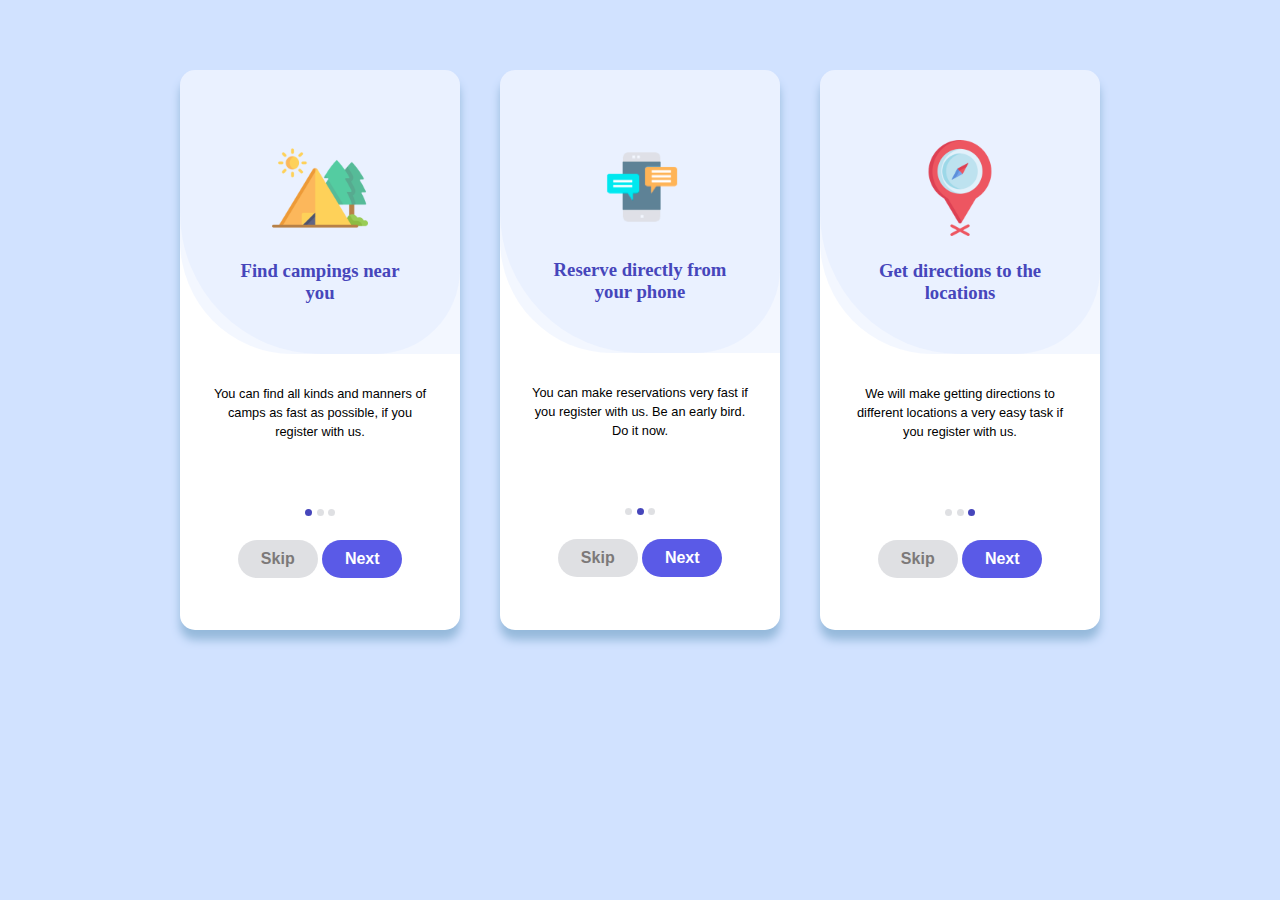
<file: index.html>
<!DOCTYPE html>
<html lang="en">
<head>
    <meta charset="UTF-8">
    <meta name="viewport" content="width=device-width, initial-scale=1.0">
    <title>UI Design</title>
    <link rel="stylesheet" href="style.css">
</head>
<body>
          <main class="container">
              <div class="first-container">
                  <div class="backcontainer">
                  <div class="img-container">
                      <img src="ui-img/tree.png" alt="tree image" class="tree">
                      <h3>Find campings near you</h3>
                  </div>
                </div>
                  <section>
                      <article>
                          You can find all kinds and manners of
                           camps as fast as possible, if you register with us.
                      </article>
                      <div class="slider">
                         <span class="slide1"></span>
                         <span class="slide"></span>
                         <span class="slide"></span>
                      </div>
                  </section>
                  <div class="button-section">
                     <button class="skip">Skip</button>
                     <button class="Next">Next</button>
                  </div>
             </div>
             <div class="second-container">
                 <div class="backcontainer">
                <div class="img-container">
                    <img src="ui-img/phone.png" alt="phone image" class="phone">
                    <h3>Reserve directly from your phone</h3>
                </div>
                </div>
                <section>
                    <article>
                        You can make reservations very fast if you register with us.
                      Be an early bird. Do it now.    
                    </article>
                    <div class="slider">
                       <span class="slide"></span>
                       <span class="slide1"></span>
                       <span class="slide"></span>
                    </div>
                    <div class="button-section">
                        <button class="skip">Skip</button>
                        <button class="Next">Next</button>
                     </div>
                </section>
                
           </div>
           <div class="third-container">
            <div class="backcontainer">
            <div class="img-container">
                <img src="ui-img/sign.png" alt="sign image" class="sign">
                <h3>Get directions to the locations</h3>
            </div>
            </div>
            <section>
                <article>
                    We will make getting directions to different
                     locations a very easy task if you register with us.
                </article>
                <div class="slider">
                   <span class="slide"></span>
                   <span class="slide"></span>
                   <span class="slide1"></span>
                </div>
            </section>
            <div class="button-section">
               <button class="skip">Skip</button>
               <button class="Next">Next</button>
            </div>
       </div>
          </main>
</body>
</html>
</file>
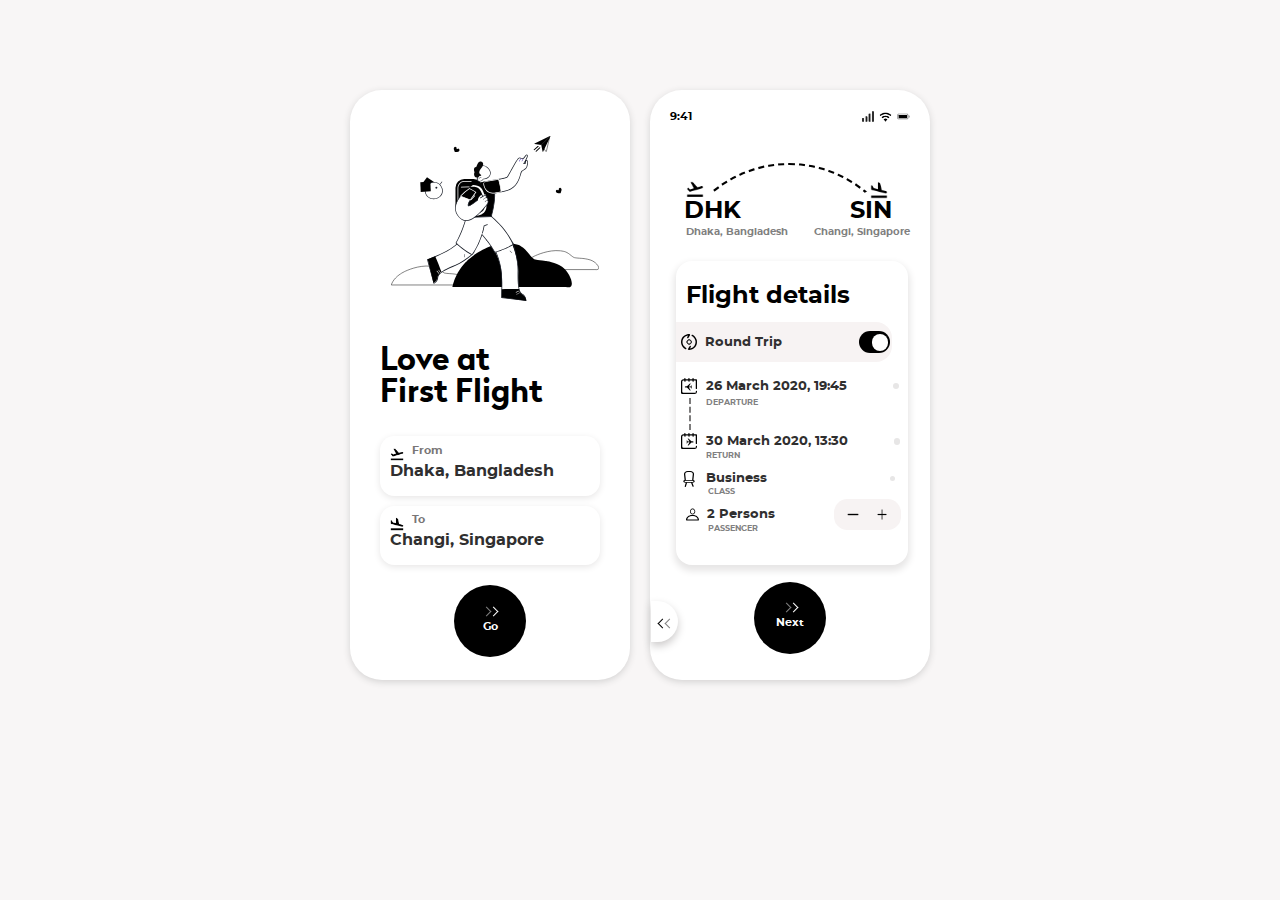
<file: flightBookingApp/index.html>
<!DOCTYPE html>
<html lang="en">
<head>
    <meta charset="UTF-8">
    <meta name="viewport" content="width=device-width, initial-scale=1.0">
    <title>Flight booking page</title>
    <link rel="stylesheet" href="style.css">
</head>
<body>
    <main class="container">

        <!-- the first container -->
<div class="first-page">
<img src="img/airplane-illus_uopwq5.svg" class="boy" alt="a person playing with a paper plane">
<div class="love-text">
<div class="love">Love at</div>
<div class="first-flight">First Flight</div>
</div>
<div class="from">
<div class="from-plane">
    <img src="img/airplane-departure.png" alt="airplane departing">
    <p>From</p>
 </div>
<p class="dhaka">Dhaka, Bangladesh</p>
</div>
<div class="to">
    <div class="to-plane">
        <img src="img/airplane-arrival.png" alt="airplane arriving">
        <p>To</p>
    </div>
    <p class="changi">Changi, Singapore</p>
    </div>
    <div class="go">
        <p><i class="arrow right"></i><i class="arrow2 right"></i></p>
        <p>Go</p>
    </div>
</div>

<!-- the second container -->

<div class="second-page">
    <div class="top-icons">
        <p class="time">9:41</p>
        <div class="connectivity">
            <img src="img/network.png" alt="mobile network image">
            <img src="img/wifi.png" alt="wifi image">
            <img src="img/battery.svg" alt="full battery image">
        </div>
    </div>
        <div class="dhk-sin">
        <div class="dhk">
            <img src="img/airplane-departure.png" alt="airplane-departing">
            <h2>DHK</h2>
            <p>Dhaka, Bangladesh</p>
        </div>
        <div class="sin">
            <img src="img/airplane-arrival.png" alt="airplane-arriving">
            <h2>SIN</h2>
            <p>Changi, Singapore</p>
        </div>
        </div>
        <div class="bridge-line"></div>
        <section class="flight-details">
            <h2>Flight details</h2>
            <div class="roundtrip">                <img src="img/roundtrip2.svg" alt="round-trip">
                <p>Round Trip</p>
                <p class="toggle"><p class="innertoggle"></p></p>
            </div>
            <div class="departure">
              <img src="img/calender-plane-going.svg" alt="flight-schedule">
              <p>26 March 2020, 19:45</p>
              <p class="first-circle"></p>
            </div>
            <div class="dep">
            <p id="departure">DEPARTURE</p>
            </div>
            <div class="return">
                <img src="img/calender-plane-coming.svg" alt="flight-schedule">
                <p>30 March 2020, 13:30</p>
                <p class="second-circle"></p>
              </div>
              <p id="return">RETURN</p>
              <div class="business">
                <img src="img/chair2.svg" alt="business-class">
                <p>Business</p>
                <p class="third-circle"></p>
              </div>
              <p id="class">CLASS</p>
              <div class="passenger">
                <img src="img/person2.svg" alt="person">
                <p>2 Persons</p>
                <button class="plus-minus">
                    <img src="img/minus-sign.png" alt="minus-sign">
                    <img src="img/plus-sign.png" alt="plus-sign">
                </button>
              </div>
              <p id="passenger">PASSENGER</p>
        </section>
        <p class="bottom-arrowbox">
            <p class="small-arrows"><i class="arrow3 left"></i><i class="arrow left"></i></p>
        </p>
        <div class="next">
            <p><i class="arrow right"></i><i class="arrow2 right"></i></p>
            <p>Next</p>
        </div>
</div>
    </main>
</body>
</html>
</file>
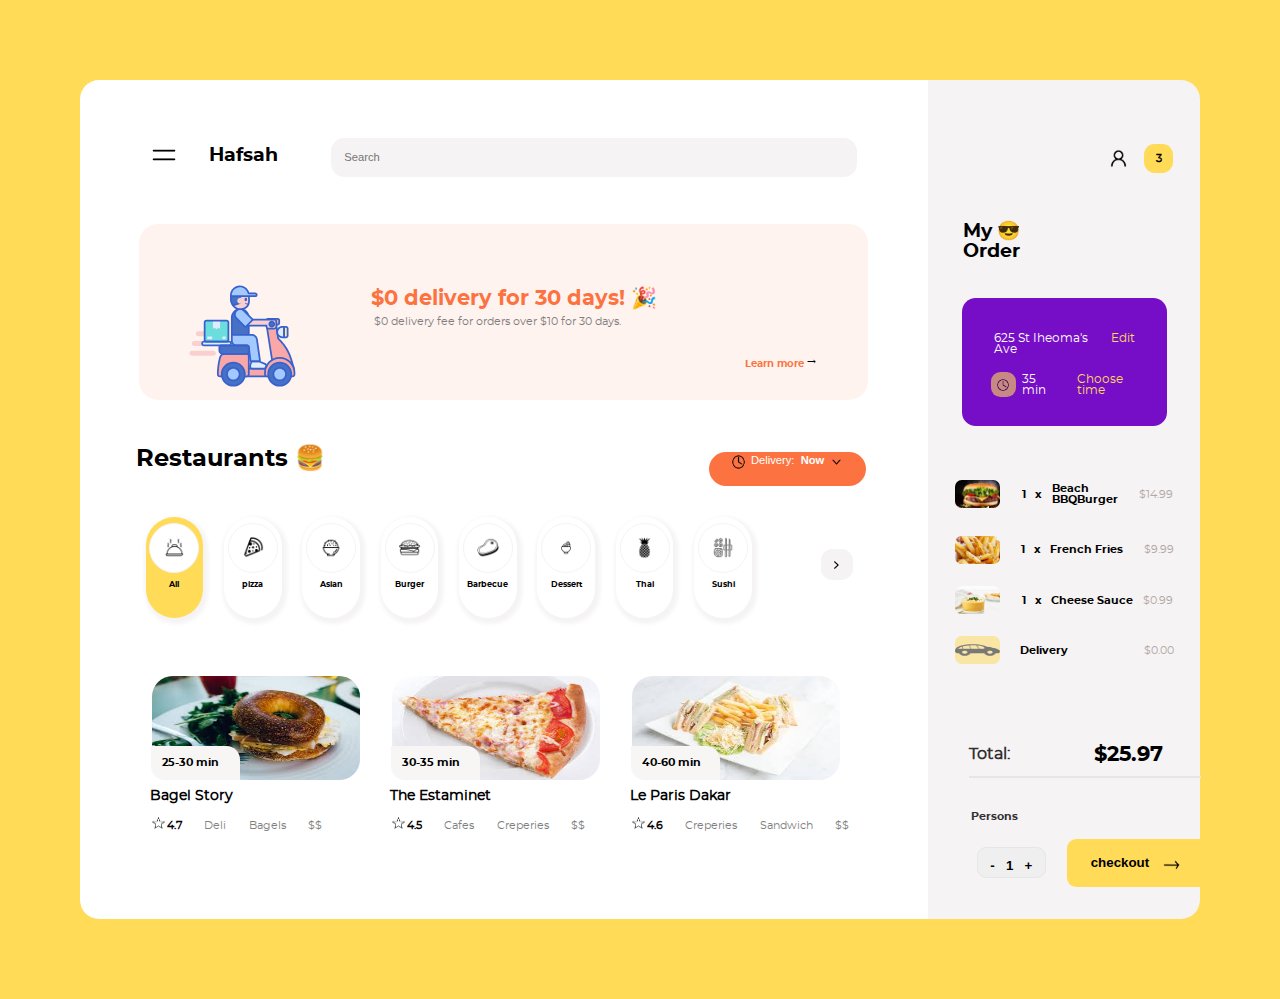
<file: restaurant-page/index.html>
<!DOCTYPE html>
<html lang="en">
<head>
    <meta charset="UTF-8">
    <meta name="viewport" content="width=device-width, initial-scale=1.0">
    <title>Food Delivery Page clone</title>
    <link rel="icon" href="SCA-assets/burger.png">
    <link rel="stylesheet" href="style.css">
</head>
<body>
    <section id="section-1">
        <nav id="nav-bar">
            <img src="SCA-assets/menu.png" alt="menu-bar">
                <p>Hafsah</p>
                    <input type="search" name="search" placeholder="Search" class="search">
        </nav>
        <div id="delivery-days">
            <img src="SCA-assets/delivery-boy.svg" alt="free delivery image" class="delivery-man">
                <div>
                <h2>$0 delivery for 30 days! 🎉</h2>
                    <p class="delivery-p1">$0 delivery fee for orders over $10 for 30 days.</p>
                </div>    
                    <p class="delivery-p2">Learn more <img src="SCA-assets/checkout.png" alt="arrow to learn more" class="arrow"></p>
        </div>
        <div id="restaurants">
            <div id="restaurant-header">
                <h2>Restaurants 🍔</h2>
                    <button>
                        <img src="SCA-assets/clock.png" alt="clock image">
                            <p>Delivery: &nbsp;<span>Now</span></p>
                                <img src="SCA-assets/down-arrow.png" alt="delivery now arrow">
                    </button>
            </div>
       <div id="menu-options">
                <div class="all">
                    <img src="SCA-assets/food.png" alt="food-plate">
                    <p>All</p>
                </div>
                <div class="pizza-slice">
                    <img src="SCA-assets/pizza.png" alt="pizza-menu">
                        <p>pizza</p>
                </div>
                <div class="asian-food">
                    <img src="SCA-assets/asianfood.png" alt="asian-menu">
                        <p>Asian</p>
                </div>
                <div class="burger">
                    <img src="SCA-assets/burger.png" alt="burger-menu">
                        <p>Burger</p>
                </div>
                <div class="barbecue">
                    <img src="SCA-assets/steak.png" alt="steak-menu">
                        <p>Barbecue</p>
                </div>
                <div class="desserts">
                    <img src="SCA-assets/dessert.png" alt="dessert-menu">
                        <p>Dessert</p>
                </div>
                <div class="thai">
                    <img src="SCA-assets/thai.png" alt="thai-menu">
                        <p>Thai</p>
                </div>
                <div class="sushi">
                    <img src="SCA-assets/sushi.png" alt="sushi-menu">
                        <p>Sushi</p>
                </div>
                <div class="next">
                    <img src="SCA-assets/next.png" alt="next">
                </div>
       </div>
       <div id="food-images">
            <div class="bagel">
                <div class="bagel-pic">
                <img src="SCA-assets/bagel.jpg" alt="bagel image" class="food-picture">
                    <span class="food-span">25-30 min</span>
                </div>
                        <p class="food-caption">Bagel Story</p>
                <div class="bagel-info">
                        <img src="SCA-assets/star.png" alt="rating star">
                            <span class="rating">4.7</span>
                            <span>Deli</span>
                            <span>Bagels</span>
                            <span>$$</span>
                </div>
            </div>  
            <div class="pizza">
                <div class="pizza-pic">
                <img src="SCA-assets/pizza-plate.jpg" alt="pizza image" class="food-picture">
                    <span class="food-span">30-35 min</span>
                </div>    
                        <p class="food-caption">The Estaminet</p>
                <div class="pizza-info">
                        <img src="SCA-assets/star.png" alt="rating star" class="star">
                            <span class="rating">4.5</span>
                            <span>Cafes</span>
                            <span>Creperies</span>
                            <span>$$</span>
                </div>
            </div>  
            <div class="sandwich">
            <div class="sandwich-pic">
                <img src="SCA-assets/sandwich.jpg" alt="sandwich image" class="food-picture">
                    <span class="food-span">40-60 min</span>
            </div>        
                        <p class="food-caption">Le Paris Dakar</p>
                <div class="sandwich-info">
                        <img src="SCA-assets/star.png" alt="rating star">
                            <span class="rating">4.6</span>
                            <span>Creperies</span>
                            <span>Sandwich</span>
                            <span>$$</span>
                </div>
            </div>  
       </div>
        </div>
    </section>
    <!-- section two -->
    <section id="section-2">
        <div class="user-profile">
            <img src="SCA-assets/person.png" alt="user-avatar">
                <span>3</span>
        </div>
        <h3>My 😎 <br> Order</h2>
        <div class="purple-box">
                 <div class="address">
                     <span class="house-number">625 St Iheoma's Ave</span>
                     <span class="address-edit">Edit</span>
                 </div>
                 <div class="order-time">
                   <img src="SCA-assets/clock.png" alt="clock image">
                    <span class="time">35 min</span>
                    <span class="choose-time">Choose time</span>
                </div>
        </div>
        <div class="order-details">
            <div class="burger-detail">
                <img src="SCA-assets/hamburger-img.jpg" alt="burger-image">
                    <p>1  &nbsp; x &nbsp; </p>
                     <p class="bbq"> Beach <br> BBQBurger</b></p>
                        <span>$14.99</span>
            </div>
            <div class="fries-detail">
                <img src="SCA-assets/fries.jpg" alt="fries-image">
                    <p>1 &nbsp; x &nbsp; French Fries</p>
                        <span>$9.99</span>
            </div>
            <div class="cheese-detail">
                <img src="SCA-assets/cheesesauce.jpg" alt="cheese-sauce-image">
                    <p>1 &nbsp; x &nbsp; Cheese Sauce </p>
                        <span>$0.99</span>
            </div>
            <div class="delivery-detail">
                <img src="SCA-assets/car.png" alt="delivery car image">
                    <p>Delivery</p>
                        <span>$0.00</span>
            </div>
            <div class="total">
                <span>Total:</span>
                <p>$25.97</p>
            </div>
            <div class="total-underline"></div>
            <div id="checkout">
                <span>Persons</span>
                    <div>
                        <button class="quantity"> - &nbsp; 1  &nbsp; +</button>
                        <button class="next-page"><p> checkout </p><img src="SCA-assets/checkout.png" alt=""> </button>
                    </div>
            </div>
        </div>
    </section>
</body>
</html>
</file>
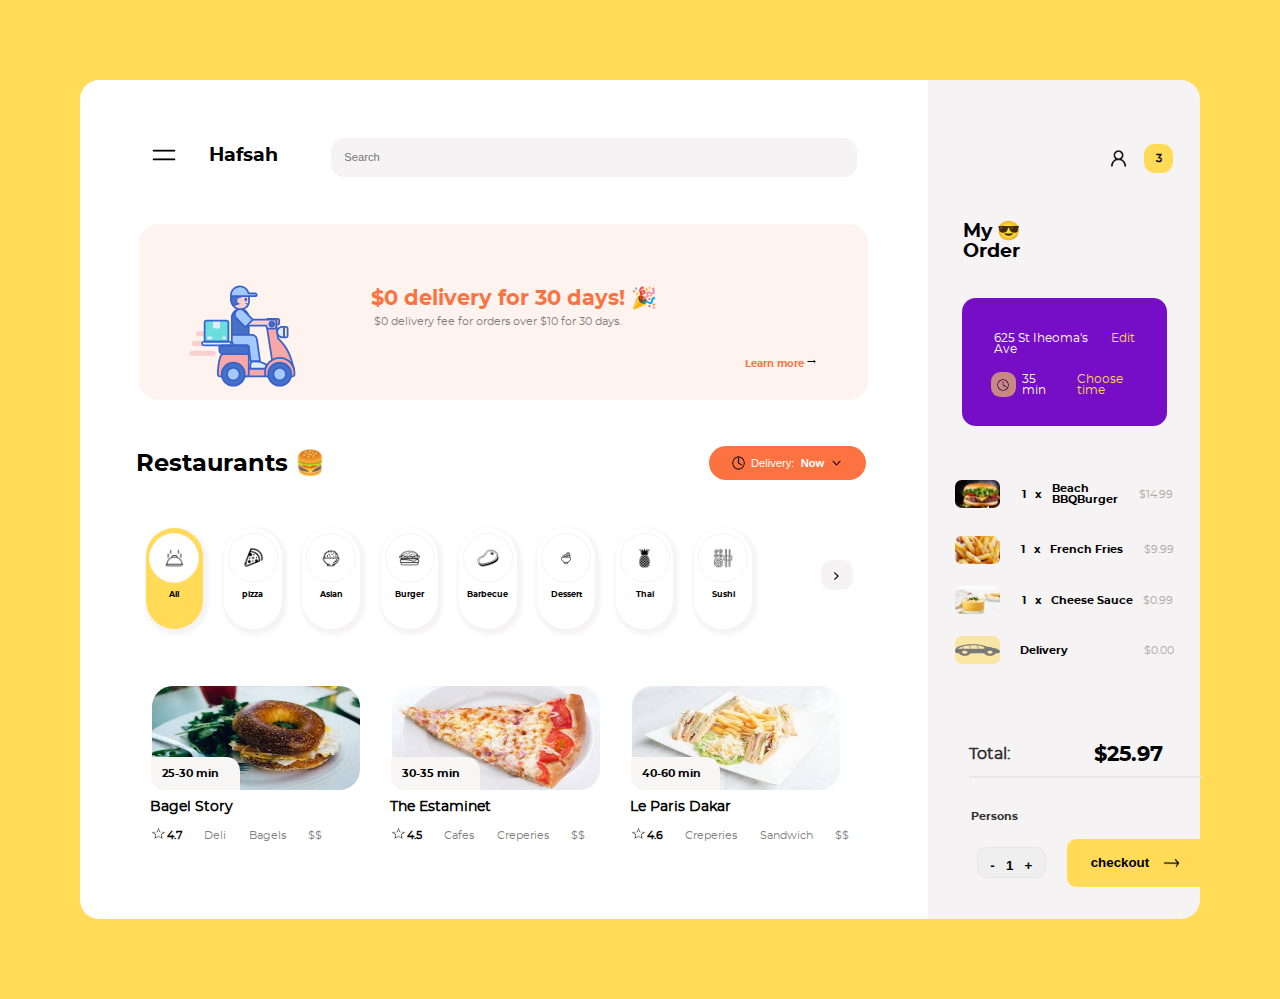
<file: SCA/index.html>
<!DOCTYPE html>
<html lang="en">
<head>
    <meta charset="UTF-8">
    <meta name="viewport" content="width=device-width, initial-scale=1.0">
    <title>Food Delivery Page clone</title>
    <link rel="stylesheet" href="https://cdnjs.cloudflare.com/ajax/libs/font-awesome/4.7.0/css/font-awesome.min.css">
    <link rel="stylesheet" href="style.css">
</head>
<body>
    <section id="section-1">
        <nav id="nav-bar">
            <img src="SCA-assets/menu.png" alt="menu-bar">
                <p>Hafsah</p>
                    <input type="search" name="search" placeholder="Search" class="search">
        </nav>
        <div id="delivery-days">
            <img src="SCA-assets/delivery-boy.svg" alt="free delivery image" class="delivery-man">
                <div>
                <h2>$0 delivery for 30 days! 🎉</h2>
                    <p class="delivery-p1">$0 delivery fee for orders over $10 for 30 days.</p>
                </div>    
                    <p class="delivery-p2">Learn more <img src="SCA-assets/checkout.png" alt="arrow to learn more" class="arrow"></p>
        </div>
        <div id="restaurants">
            <div id="restaurant-header">
                <h2>Restaurants 🍔</h2>
                    <button>
                        <img src="SCA-assets/clock.png" alt="clock image">
                            <p>Delivery: &nbsp;<span>Now</span></p>
                                <img src="SCA-assets/down-arrow.png" alt="delivery now arrow">
                    </button>
            </div>
       <div id="menu-options">
            <div class="all">
                <img src="SCA-assets/food.png" alt="food-plate">
                <p>All</p>
            </div>
                <div class="pizza-slice">
                    <img src="SCA-assets/pizza.png" alt="pizza-menu">
                        <p>pizza</p>
                </div>
                <div class="asian-food">
                    <img src="SCA-assets/asianfood.png" alt="asian-menu">
                        <p>Asian</p>
                </div>
                <div class="burger">
                    <img src="SCA-assets/burger.png" alt="burger-menu">
                        <p>Burger</p>
                </div>
                <div class="barbecue">
                    <img src="SCA-assets/steak.png" alt="steak-menu">
                        <p>Barbecue</p>
                </div>
                <div class="desserts">
                    <img src="SCA-assets/dessert.png" alt="dessert-menu">
                        <p>Dessert</p>
                </div>
                <div class="thai">
                    <img src="SCA-assets/thai.png" alt="thai-menu">
                        <p>Thai</p>
                </div>
                <div class="sushi">
                    <img src="SCA-assets/sushi.png" alt="sushi-menu">
                        <p>Sushi</p>
                </div>
                <div class="next">
                    <img src="SCA-assets/next.png" alt="next">
                </div>
       </div>
       <div id="food-images">
            <div class="bagel">
                <div class="bagel-pic">
                <img src="SCA-assets/bagel.jpg" alt="bagel image" class="food-picture">
                    <span class="food-span">25-30 min</span>
                </div>
                        <p class="food-caption">Bagel Story</p>
                <div class="bagel-info">
                        <img src="SCA-assets/star.png" alt="rating star">
                            <span class="rating">4.7</span>
                            <span>Deli</span>
                            <span>Bagels</span>
                            <span>$$</span>
                </div>
            </div>  
            <div class="pizza">
                <div class="pizza-pic">
                <img src="SCA-assets/pizza-plate.jpg" alt="pizza image" class="food-picture">
                    <span class="food-span">30-35 min</span>
                </div>    
                        <p class="food-caption">The Estaminet</p>
                <div class="pizza-info">
                        <img src="SCA-assets/star.png" alt="rating star" class="star">
                            <span class="rating">4.5</span>
                            <span>Cafes</span>
                            <span>Creperies</span>
                            <span>$$</span>
                </div>
            </div>  
            <div class="sandwich">
            <div class="sandwich-pic">
                <img src="SCA-assets/sandwich.jpg" alt="sandwich image" class="food-picture">
                    <span class="food-span">40-60 min</span>
            </div>        
                        <p class="food-caption">Le Paris Dakar</p>
                <div class="sandwich-info">
                        <img src="SCA-assets/star.png" alt="rating star">
                            <span class="rating">4.6</span>
                            <span>Creperies</span>
                            <span>Sandwich</span>
                            <span>$$</span>
                </div>
            </div>  
       </div>
        </div>
    </section>
    <!-- section two -->
    <section id="section-2">
        <div class="user-profile">
            <img src="SCA-assets/person.png" alt="user-avatar">
                <span>3</span>
        </div>
        <h3>My 😎 <br> Order</h2>
        <div class="purple-box">
                 <div class="address">
                     <span class="house-number">625 St Iheoma's Ave</span>
                     <span class="address-edit">Edit</span>
                 </div>
                 <div class="order-time">
                   <img src="SCA-assets/clock.png" alt="clock image">
                    <span class="time">35 min</span>
                    <span class="choose-time">Choose time</span>
                </div>
        </div>
        <div class="order-details">
            <div class="burger-detail">
                <img src="SCA-assets/hamburger-img.jpg" alt="burger-image">
                    <p>1  &nbsp; x &nbsp; </p>
                     <p class="bbq"> Beach <br> BBQBurger</b></p>
                        <span>$14.99</span>
            </div>
            <div class="fries-detail">
                <img src="SCA-assets/fries.jpg" alt="fries-image">
                    <p>1 &nbsp; x &nbsp; French Fries</p>
                        <span>$9.99</span>
            </div>
            <div class="cheese-detail">
                <img src="SCA-assets/cheesesauce.jpg" alt="cheese-sauce-image">
                    <p>1 &nbsp; x &nbsp; Cheese Sauce </p>
                        <span>$0.99</span>
            </div>
            <div class="delivery-detail">
                <img src="SCA-assets/car.png" alt="delivery car image">
                    <p>Delivery</p>
                        <span>$0.00</span>
            </div>
            <div class="total">
                <span>Total:</span>
                <p>$25.97</p>
            </div>
            <div class="total-underline"></div>
            <div id="checkout">
                <span>Persons</span>
                    <div>
                        <button class="quantity"> - &nbsp; 1  &nbsp; +</button>
                        <button class="next-page"><p> checkout </p><img src="SCA-assets/checkout.png" alt=""> </button>
                    </div>
            </div>
        </div>
    </section>
</body>
</html>
</file>
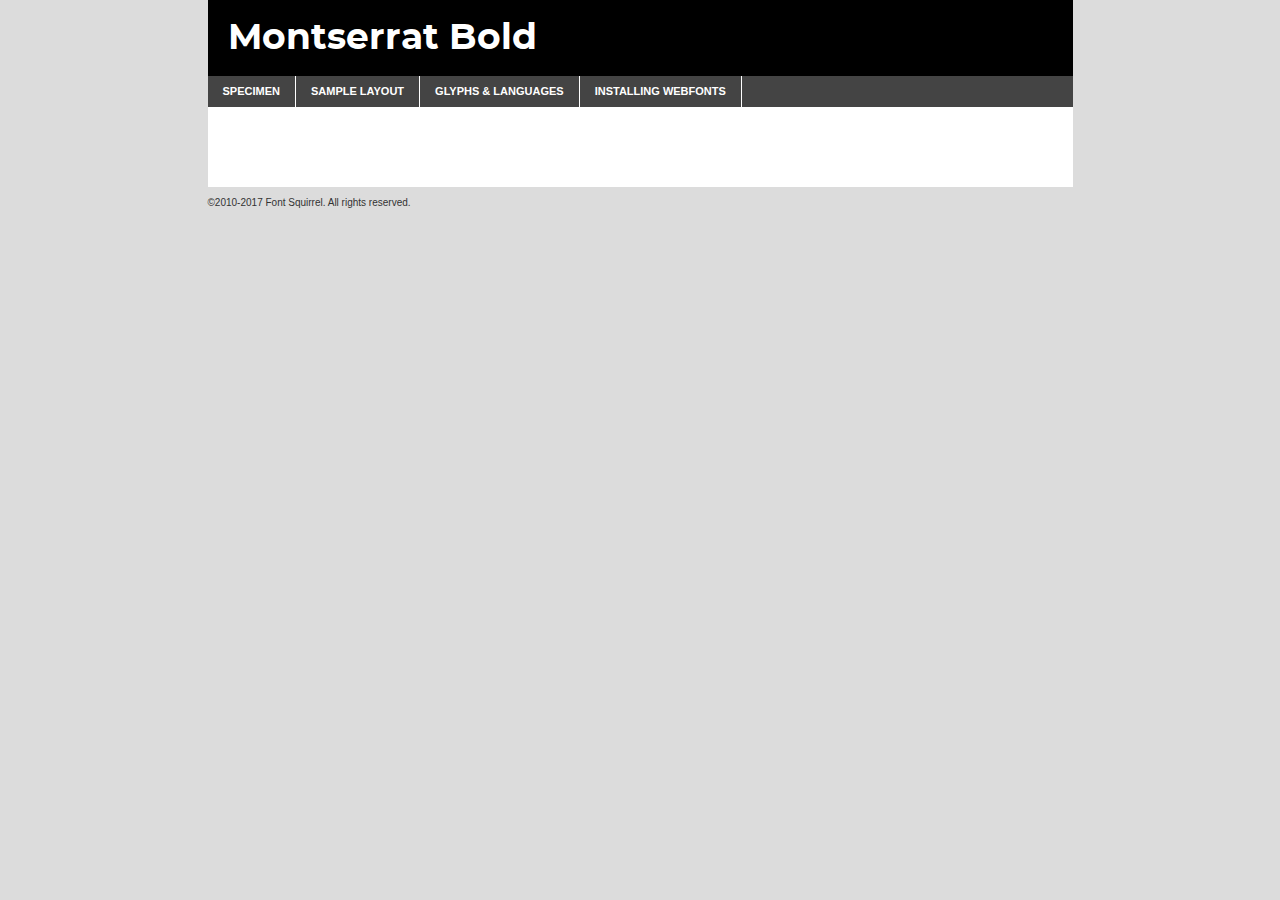
<file: restaurant-page/Montserratfont/montserrat-bold-demo.html>
<!DOCTYPE html PUBLIC "-//W3C//DTD XHTML 1.0 Transitional//EN"
	"http://www.w3.org/TR/xhtml1/DTD/xhtml1-transitional.dtd">

<html xmlns="http://www.w3.org/1999/xhtml" xml:lang="en" lang="en">
<head>
	<meta http-equiv="Content-Type" content="text/html; charset=utf-8" />
	<script src="http://ajax.googleapis.com/ajax/libs/jquery/1.7.2/jquery.min.js" type="text/javascript" charset="utf-8"></script>
	<script type="text/javascript">
	(function($){$.fn.easyTabs=function(option){var param=jQuery.extend({fadeSpeed:"fast",defaultContent:1,activeClass:'active'},option);$(this).each(function(){var thisId="#"+this.id;if(param.defaultContent==''){param.defaultContent=1;}
	if(typeof param.defaultContent=="number")
	{var defaultTab=$(thisId+" .tabs li:eq("+(param.defaultContent-1)+") a").attr('href').substr(1);}else{var defaultTab=param.defaultContent;}
	$(thisId+" .tabs li a").each(function(){var tabToHide=$(this).attr('href').substr(1);$("#"+tabToHide).addClass('easytabs-tab-content');});hideAll();changeContent(defaultTab);function hideAll(){$(thisId+" .easytabs-tab-content").hide();}
	function changeContent(tabId){hideAll();$(thisId+" .tabs li").removeClass(param.activeClass);$(thisId+" .tabs li a[href=#"+tabId+"]").closest('li').addClass(param.activeClass);if(param.fadeSpeed!="none")
	{$(thisId+" #"+tabId).fadeIn(param.fadeSpeed);}else{$(thisId+" #"+tabId).show();}}
	$(thisId+" .tabs li").click(function(){var tabId=$(this).find('a').attr('href').substr(1);changeContent(tabId);return false;});});}})(jQuery);
	</script>
	<link rel="stylesheet" href="specimen_files/specimen_stylesheet.css" type="text/css" charset="utf-8" />
	<link rel="stylesheet" href="stylesheet.css" type="text/css" charset="utf-8" />

	<style type="text/css">
					body{
				font-family: 'montserratbold';
							}
		</style>

	<title>Montserrat Bold Specimen</title>
	
	
	<script type="text/javascript" charset="utf-8">
		$(document).ready(function() {
			$('#container').easyTabs({defaultContent:1});
		});
	</script>
</head>

<body>
<div id="container">
	<div id="header">
		Montserrat Bold	</div>
	<ul class="tabs">
		<li><a href="#specimen">Specimen</a></li>
		<li><a href="#layout">Sample Layout</a></li>
				<li><a href="#glyphs">Glyphs &amp; Languages</a></li>
		<li><a href="#installing">Installing Webfonts</a></li>
		
	</ul>
	
	<div id="main_content">

		
			<div id="specimen">
		
				<div class="section">
					<div class="grid12 firstcol">
						<div class="huge">AaBb</div>
					</div>
				</div>
		
				<div class="section">
					<div class="glyph_range">A&#x200B;B&#x200b;C&#x200b;D&#x200b;E&#x200b;F&#x200b;G&#x200b;H&#x200b;I&#x200b;J&#x200b;K&#x200b;L&#x200b;M&#x200b;N&#x200b;O&#x200b;P&#x200b;Q&#x200b;R&#x200b;S&#x200b;T&#x200b;U&#x200b;V&#x200b;W&#x200b;X&#x200b;Y&#x200b;Z&#x200b;a&#x200b;b&#x200b;c&#x200b;d&#x200b;e&#x200b;f&#x200b;g&#x200b;h&#x200b;i&#x200b;j&#x200b;k&#x200b;l&#x200b;m&#x200b;n&#x200b;o&#x200b;p&#x200b;q&#x200b;r&#x200b;s&#x200b;t&#x200b;u&#x200b;v&#x200b;w&#x200b;x&#x200b;y&#x200b;z&#x200b;1&#x200b;2&#x200b;3&#x200b;4&#x200b;5&#x200b;6&#x200b;7&#x200b;8&#x200b;9&#x200b;0&#x200b;&amp;&#x200b;.&#x200b;,&#x200b;?&#x200b;!&#x200b;&#64;&#x200b;(&#x200b;)&#x200b;#&#x200b;$&#x200b;%&#x200b;*&#x200b;+&#x200b;-&#x200b;=&#x200b;:&#x200b;;</div>
				</div>
				<div class="section">
					<div class="grid12 firstcol">
						<table class="sample_table">
							<tr><td>10</td><td class="size10">abcdefghijklmnopqrstuvwxyzABCDEFGHIJKLMNOPQRSTUVWXYZ0123456789abcdefghijklmnopqrstuvwxyzABCDEFGHIJKLMNOPQRSTUVWXYZ0123456789abcdefghijklmnopqrstuvwxyzABCDEFGHIJKLMNOPQRSTUVWXYZ</td></tr>
							<tr><td>11</td><td class="size11">abcdefghijklmnopqrstuvwxyzABCDEFGHIJKLMNOPQRSTUVWXYZ0123456789abcdefghijklmnopqrstuvwxyzABCDEFGHIJKLMNOPQRSTUVWXYZ0123456789abcdefghijklmnopqrstuvwxyzABCDEFGHIJKLMNOPQRSTUVWXYZ</td></tr>
							<tr><td>12</td><td class="size12">abcdefghijklmnopqrstuvwxyzABCDEFGHIJKLMNOPQRSTUVWXYZ0123456789abcdefghijklmnopqrstuvwxyzABCDEFGHIJKLMNOPQRSTUVWXYZ0123456789abcdefghijklmnopqrstuvwxyzABCDEFGHIJKLMNOPQRSTUVWXYZ</td></tr>
							<tr><td>13</td><td class="size13">abcdefghijklmnopqrstuvwxyzABCDEFGHIJKLMNOPQRSTUVWXYZ0123456789abcdefghijklmnopqrstuvwxyzABCDEFGHIJKLMNOPQRSTUVWXYZ0123456789abcdefghijklmnopqrstuvwxyzABCDEFGHIJKLMNOPQRSTUVWXYZ</td></tr>
							<tr><td>14</td><td class="size14">abcdefghijklmnopqrstuvwxyzABCDEFGHIJKLMNOPQRSTUVWXYZ0123456789abcdefghijklmnopqrstuvwxyzABCDEFGHIJKLMNOPQRSTUVWXYZ0123456789abcdefghijklmnopqrstuvwxyzABCDEFGHIJKLMNOPQRSTUVWXYZ</td></tr>
							<tr><td>16</td><td class="size16">abcdefghijklmnopqrstuvwxyzABCDEFGHIJKLMNOPQRSTUVWXYZ0123456789abcdefghijklmnopqrstuvwxyzABCDEFGHIJKLMNOPQRSTUVWXYZ</td></tr>
							<tr><td>18</td><td class="size18">abcdefghijklmnopqrstuvwxyzABCDEFGHIJKLMNOPQRSTUVWXYZ0123456789abcdefghijklmnopqrstuvwxyzABCDEFGHIJKLMNOPQRSTUVWXYZ</td></tr>
							<tr><td>20</td><td class="size20">abcdefghijklmnopqrstuvwxyzABCDEFGHIJKLMNOPQRSTUVWXYZ0123456789abcdefghijklmnopqrstuvwxyzABCDEFGHIJKLMNOPQRSTUVWXYZ</td></tr>
							<tr><td>24</td><td class="size24">abcdefghijklmnopqrstuvwxyzABCDEFGHIJKLMNOPQRSTUVWXYZ0123456789abcdefghijklmnopqrstuvwxyzABCDEFGHIJKLMNOPQRSTUVWXYZ</td></tr>
							<tr><td>30</td><td class="size30">abcdefghijklmnopqrstuvwxyzABCDEFGHIJKLMNOPQRSTUVWXYZ0123456789abcdefghijklmnopqrstuvwxyzABCDEFGHIJKLMNOPQRSTUVWXYZ</td></tr>
							<tr><td>36</td><td class="size36">abcdefghijklmnopqrstuvwxyzABCDEFGHIJKLMNOPQRSTUVWXYZ0123456789abcdefghijklmnopqrstuvwxyzABCDEFGHIJKLMNOPQRSTUVWXYZ</td></tr>
							<tr><td>48</td><td class="size48">abcdefghijklmnopqrstuvwxyzABCDEFGHIJKLMNOPQRSTUVWXYZ0123456789abcdefghijklmnopqrstuvwxyzABCDEFGHIJKLMNOPQRSTUVWXYZ</td></tr>
							<tr><td>60</td><td class="size60">abcdefghijklmnopqrstuvwxyzABCDEFGHIJKLMNOPQRSTUVWXYZ0123456789abcdefghijklmnopqrstuvwxyzABCDEFGHIJKLMNOPQRSTUVWXYZ</td></tr>
							<tr><td>72</td><td class="size72">abcdefghijklmnopqrstuvwxyzABCDEFGHIJKLMNOPQRSTUVWXYZ0123456789abcdefghijklmnopqrstuvwxyzABCDEFGHIJKLMNOPQRSTUVWXYZ</td></tr>
							<tr><td>90</td><td class="size90">abcdefghijklmnopqrstuvwxyzABCDEFGHIJKLMNOPQRSTUVWXYZ0123456789abcdefghijklmnopqrstuvwxyzABCDEFGHIJKLMNOPQRSTUVWXYZ</td></tr>
						</table>
				
					</div>
			
				</div>
		
		
		
								<div class="section" id="bodycomparison">


										<div id="xheight">
				<div class="fontbody">&#x25FC;&#x25FC;&#x25FC;&#x25FC;&#x25FC;&#x25FC;&#x25FC;&#x25FC;&#x25FC;&#x25FC;&#x25FC;&#x25FC;&#x25FC;&#x25FC;&#x25FC;&#x25FC;&#x25FC;&#x25FC;&#x25FC;&#x25FC;&#x25FC;&#x25FC;&#x25FC;&#x25FC;&#x25FC;&#x25FC;&#x25FC;&#x25FC;&#x25FC;&#x25FC;&#x25FC;&#x25FC;&#x25FC;&#x25FC;&#x25FC;&#x25FC;&#x25FC;&#x25FC;&#x25FC;&#x25FC;&#x25FC;&#x25FC;&#x25FC;&#x25FC;&#x25FC;&#x25FC;&#x25FC;&#x25FC;&#x25FC;&#x25FC;&#x25FC;&#x25FC;&#x25FC;&#x25FC;&#x25FC;&#x25FC;&#x25FC;&#x25FC;&#x25FC;&#x25FC;&#x25FC;&#x25FC;&#x25FC;&#x25FC;&#x25FC;&#x25FC;&#x25FC;&#x25FC;&#x25FC;&#x25FC;&#x25FC;&#x25FC;&#x25FC;&#x25FC;&#x25FC;&#x25FC;&#x25FC;&#x25FC;&#x25FC;&#x25FC;&#x25FC;&#x25FC;&#x25FC;&#x25FC;&#x25FC;&#x25FC;&#x25FC;&#x25FC;&#x25FC;&#x25FC;&#x25FC;&#x25FC;&#x25FC;&#x25FC;&#x25FC;&#x25FC;&#x25FC;&#x25FC;&#x25FC;body</div><div class="arialbody">body</div><div class="verdanabody">body</div><div class="georgiabody">body</div></div>
										<div class="fontbody" style="z-index:1">
											body<span>Montserrat Bold</span>
										</div>
										<div class="arialbody" style="z-index:1">
											body<span>Arial</span>
										</div>
										<div class="verdanabody" style="z-index:1">
											body<span>Verdana</span>
										</div>
										<div class="georgiabody" style="z-index:1">
											body<span>Georgia</span>
										</div>



								</div>
		
		
				<div class="section psample psample_row1" id="">
					
					<div class="grid2 firstcol">
						<p class="size10"><span>10.</span>Aenean lacinia bibendum nulla sed consectetur. Fusce dapibus, tellus ac cursus commodo, tortor mauris condimentum nibh, ut fermentum massa justo sit amet risus. Nullam id dolor id nibh ultricies vehicula ut id elit. Cum sociis natoque penatibus et magnis dis parturient montes, nascetur ridiculus mus. Nulla vitae elit libero, a pharetra augue.</p>
			
					</div>
					<div class="grid3">
						<p class="size11"><span>11.</span>Aenean lacinia bibendum nulla sed consectetur. Fusce dapibus, tellus ac cursus commodo, tortor mauris condimentum nibh, ut fermentum massa justo sit amet risus. Nullam id dolor id nibh ultricies vehicula ut id elit. Cum sociis natoque penatibus et magnis dis parturient montes, nascetur ridiculus mus. Nulla vitae elit libero, a pharetra augue.</p>
			
					</div>
					<div class="grid3">
						<p class="size12"><span>12.</span>Aenean lacinia bibendum nulla sed consectetur. Fusce dapibus, tellus ac cursus commodo, tortor mauris condimentum nibh, ut fermentum massa justo sit amet risus. Nullam id dolor id nibh ultricies vehicula ut id elit. Cum sociis natoque penatibus et magnis dis parturient montes, nascetur ridiculus mus. Nulla vitae elit libero, a pharetra augue.</p>
			
					</div>
					<div class="grid4">
						<p class="size13"><span>13.</span>Aenean lacinia bibendum nulla sed consectetur. Fusce dapibus, tellus ac cursus commodo, tortor mauris condimentum nibh, ut fermentum massa justo sit amet risus. Nullam id dolor id nibh ultricies vehicula ut id elit. Cum sociis natoque penatibus et magnis dis parturient montes, nascetur ridiculus mus. Nulla vitae elit libero, a pharetra augue.</p>
			
					</div>
					<div class="white_blend"></div>
					
				</div>
				<div class="section psample psample_row2" id="">
					<div class="grid3 firstcol">
						<p class="size14"><span>14.</span>Aenean lacinia bibendum nulla sed consectetur. Fusce dapibus, tellus ac cursus commodo, tortor mauris condimentum nibh, ut fermentum massa justo sit amet risus. Nullam id dolor id nibh ultricies vehicula ut id elit. Cum sociis natoque penatibus et magnis dis parturient montes, nascetur ridiculus mus. Nulla vitae elit libero, a pharetra augue.</p>
			
					</div>
					<div class="grid4">
						<p class="size16"><span>16.</span>Aenean lacinia bibendum nulla sed consectetur. Fusce dapibus, tellus ac cursus commodo, tortor mauris condimentum nibh, ut fermentum massa justo sit amet risus. Nullam id dolor id nibh ultricies vehicula ut id elit. Cum sociis natoque penatibus et magnis dis parturient montes, nascetur ridiculus mus. Nulla vitae elit libero, a pharetra augue.</p>
			
					</div>
					<div class="grid5">
						<p class="size18"><span>18.</span>Aenean lacinia bibendum nulla sed consectetur. Fusce dapibus, tellus ac cursus commodo, tortor mauris condimentum nibh, ut fermentum massa justo sit amet risus. Nullam id dolor id nibh ultricies vehicula ut id elit. Cum sociis natoque penatibus et magnis dis parturient montes, nascetur ridiculus mus. Nulla vitae elit libero, a pharetra augue.</p>
			
					</div>

					<div class="white_blend"></div>

				</div>
				
				<div class="section psample psample_row3" id="">
					<div class="grid5 firstcol">
						<p class="size20"><span>20.</span>Aenean lacinia bibendum nulla sed consectetur. Fusce dapibus, tellus ac cursus commodo, tortor mauris condimentum nibh, ut fermentum massa justo sit amet risus. Nullam id dolor id nibh ultricies vehicula ut id elit. Cum sociis natoque penatibus et magnis dis parturient montes, nascetur ridiculus mus. Nulla vitae elit libero, a pharetra augue.</p>
					</div>
					<div class="grid7">
						<p class="size24"><span>24.</span>Aenean lacinia bibendum nulla sed consectetur. Fusce dapibus, tellus ac cursus commodo, tortor mauris condimentum nibh, ut fermentum massa justo sit amet risus. Nullam id dolor id nibh ultricies vehicula ut id elit. Cum sociis natoque penatibus et magnis dis parturient montes, nascetur ridiculus mus. Nulla vitae elit libero, a pharetra augue.</p>
					</div>
					
					<div class="white_blend"></div>
					
				</div>
				
				<div class="section psample psample_row4" id="">
					<div class="grid12 firstcol">
						<p class="size30"><span>30.</span>Aenean lacinia bibendum nulla sed consectetur. Fusce dapibus, tellus ac cursus commodo, tortor mauris condimentum nibh, ut fermentum massa justo sit amet risus. Nullam id dolor id nibh ultricies vehicula ut id elit. Cum sociis natoque penatibus et magnis dis parturient montes, nascetur ridiculus mus. Nulla vitae elit libero, a pharetra augue.</p>
					</div>
					<div class="white_blend"></div>
					
				</div>
				
				
				
				<div class="section psample psample_row1 fullreverse">
					<div class="grid2 firstcol">
						<p class="size10"><span>10.</span>Aenean lacinia bibendum nulla sed consectetur. Fusce dapibus, tellus ac cursus commodo, tortor mauris condimentum nibh, ut fermentum massa justo sit amet risus. Nullam id dolor id nibh ultricies vehicula ut id elit. Cum sociis natoque penatibus et magnis dis parturient montes, nascetur ridiculus mus. Nulla vitae elit libero, a pharetra augue.</p>
			
					</div>
					<div class="grid3">
						<p class="size11"><span>11.</span>Aenean lacinia bibendum nulla sed consectetur. Fusce dapibus, tellus ac cursus commodo, tortor mauris condimentum nibh, ut fermentum massa justo sit amet risus. Nullam id dolor id nibh ultricies vehicula ut id elit. Cum sociis natoque penatibus et magnis dis parturient montes, nascetur ridiculus mus. Nulla vitae elit libero, a pharetra augue.</p>
			
					</div>
					<div class="grid3">
						<p class="size12"><span>12.</span>Aenean lacinia bibendum nulla sed consectetur. Fusce dapibus, tellus ac cursus commodo, tortor mauris condimentum nibh, ut fermentum massa justo sit amet risus. Nullam id dolor id nibh ultricies vehicula ut id elit. Cum sociis natoque penatibus et magnis dis parturient montes, nascetur ridiculus mus. Nulla vitae elit libero, a pharetra augue.</p>
			
					</div>
					<div class="grid4">
						<p class="size13"><span>13.</span>Aenean lacinia bibendum nulla sed consectetur. Fusce dapibus, tellus ac cursus commodo, tortor mauris condimentum nibh, ut fermentum massa justo sit amet risus. Nullam id dolor id nibh ultricies vehicula ut id elit. Cum sociis natoque penatibus et magnis dis parturient montes, nascetur ridiculus mus. Nulla vitae elit libero, a pharetra augue.</p>
			
					</div>
					<div class="black_blend"></div>
					
				</div>
				
				<div class="section psample psample_row2 fullreverse">
					<div class="grid3 firstcol">
						<p class="size14"><span>14.</span>Aenean lacinia bibendum nulla sed consectetur. Fusce dapibus, tellus ac cursus commodo, tortor mauris condimentum nibh, ut fermentum massa justo sit amet risus. Nullam id dolor id nibh ultricies vehicula ut id elit. Cum sociis natoque penatibus et magnis dis parturient montes, nascetur ridiculus mus. Nulla vitae elit libero, a pharetra augue.</p>
			
					</div>
					<div class="grid4">
						<p class="size16"><span>16.</span>Aenean lacinia bibendum nulla sed consectetur. Fusce dapibus, tellus ac cursus commodo, tortor mauris condimentum nibh, ut fermentum massa justo sit amet risus. Nullam id dolor id nibh ultricies vehicula ut id elit. Cum sociis natoque penatibus et magnis dis parturient montes, nascetur ridiculus mus. Nulla vitae elit libero, a pharetra augue.</p>
			
					</div>
					<div class="grid5">
						<p class="size18"><span>18.</span>Aenean lacinia bibendum nulla sed consectetur. Fusce dapibus, tellus ac cursus commodo, tortor mauris condimentum nibh, ut fermentum massa justo sit amet risus. Nullam id dolor id nibh ultricies vehicula ut id elit. Cum sociis natoque penatibus et magnis dis parturient montes, nascetur ridiculus mus. Nulla vitae elit libero, a pharetra augue.</p>
			
					</div>
					<div class="black_blend"></div>

				</div>
				
				<div class="section psample fullreverse psample_row3" id="">
					<div class="grid5 firstcol">
						<p class="size20"><span>20.</span>Aenean lacinia bibendum nulla sed consectetur. Fusce dapibus, tellus ac cursus commodo, tortor mauris condimentum nibh, ut fermentum massa justo sit amet risus. Nullam id dolor id nibh ultricies vehicula ut id elit. Cum sociis natoque penatibus et magnis dis parturient montes, nascetur ridiculus mus. Nulla vitae elit libero, a pharetra augue.</p>
					</div>
					<div class="grid7">
						<p class="size24"><span>24.</span>Aenean lacinia bibendum nulla sed consectetur. Fusce dapibus, tellus ac cursus commodo, tortor mauris condimentum nibh, ut fermentum massa justo sit amet risus. Nullam id dolor id nibh ultricies vehicula ut id elit. Cum sociis natoque penatibus et magnis dis parturient montes, nascetur ridiculus mus. Nulla vitae elit libero, a pharetra augue.</p>
					</div>
					
					<div class="black_blend"></div>
					
				</div>
				
				<div class="section psample fullreverse psample_row4" id="" style="border-bottom: 20px #000 solid;">
					<div class="grid12 firstcol">
						<p class="size30"><span>30.</span>Aenean lacinia bibendum nulla sed consectetur. Fusce dapibus, tellus ac cursus commodo, tortor mauris condimentum nibh, ut fermentum massa justo sit amet risus. Nullam id dolor id nibh ultricies vehicula ut id elit. Cum sociis natoque penatibus et magnis dis parturient montes, nascetur ridiculus mus. Nulla vitae elit libero, a pharetra augue.</p>
					</div>
					<div class="black_blend"></div>
					
				</div>
				
				
				
				
			</div>
			
			<div id="layout">
				
				<div class="section">
					
					<div class="grid12 firstcol">
						<h1>Lorem Ipsum Dolor</h1>
						<h2>Etiam porta sem malesuada magna mollis euismod</h2>
						
						<p class="byline">By <a href="#link">Aenean Lacinia</a></p>
					</div>
				</div>
				<div class="section">
					<div class="grid8 firstcol">
						<p class="large">Donec sed odio dui. Morbi leo risus, porta ac consectetur ac, vestibulum at eros. Fusce dapibus, tellus ac cursus commodo, tortor mauris condimentum nibh, ut fermentum massa justo sit amet risus. </p>

						
						<h3>Pellentesque ornare sem</h3>

						<p>Maecenas sed diam eget risus varius blandit sit amet non magna. Maecenas faucibus mollis interdum. Donec ullamcorper nulla non metus auctor fringilla. Nullam id dolor id nibh ultricies vehicula ut id elit. Nullam id dolor id nibh ultricies vehicula ut id elit. </p>

						<p>Aenean eu leo quam. Pellentesque ornare sem lacinia quam venenatis vestibulum. Lorem ipsum dolor sit amet, consectetur adipiscing elit. Cum sociis natoque penatibus et magnis dis parturient montes, nascetur ridiculus mus. </p>

						<p>Nulla vitae elit libero, a pharetra augue. Praesent commodo cursus magna, vel scelerisque nisl consectetur et. Aenean lacinia bibendum nulla sed consectetur. </p>

						<p>Nullam quis risus eget urna mollis ornare vel eu leo. Nullam quis risus eget urna mollis ornare vel eu leo. Maecenas sed diam eget risus varius blandit sit amet non magna. Donec ullamcorper nulla non metus auctor fringilla. </p>

						<h3>Cras mattis consectetur</h3>

						<p>Aenean eu leo quam. Pellentesque ornare sem lacinia quam venenatis vestibulum. Aenean lacinia bibendum nulla sed consectetur. Integer posuere erat a ante venenatis dapibus posuere velit aliquet. Cras mattis consectetur purus sit amet fermentum. </p>

						<p>Nullam id dolor id nibh ultricies vehicula ut id elit. Nullam quis risus eget urna mollis ornare vel eu leo. Cras mattis consectetur purus sit amet fermentum.</p>
					</div>
					
					<div class="grid4 sidebar">
						
						<div class="box reverse">
							<p class="last">Nullam quis risus eget urna mollis ornare vel eu leo. Donec ullamcorper nulla non metus auctor fringilla. Cras mattis consectetur purus sit amet fermentum. Sed posuere consectetur est at lobortis. Lorem ipsum dolor sit amet, consectetur adipiscing elit. </p>
						</div>
						
						<p class="caption">Maecenas sed diam eget risus varius.</p>

						<p>Vestibulum id ligula porta felis euismod semper. Integer posuere erat a ante venenatis dapibus posuere velit aliquet. Vestibulum id ligula porta felis euismod semper. Sed posuere consectetur est at lobortis. Maecenas sed diam eget risus varius blandit sit amet non magna. Fusce dapibus, tellus ac cursus commodo, tortor mauris condimentum nibh, ut fermentum massa justo sit amet risus. </p>

					

						<p>Duis mollis, est non commodo luctus, nisi erat porttitor ligula, eget lacinia odio sem nec elit. Aenean lacinia bibendum nulla sed consectetur. Vivamus sagittis lacus vel augue laoreet rutrum faucibus dolor auctor. Aenean lacinia bibendum nulla sed consectetur. Nullam quis risus eget urna mollis ornare vel eu leo. </p>

						<p>Praesent commodo cursus magna, vel scelerisque nisl consectetur et. Donec ullamcorper nulla non metus auctor fringilla. Maecenas faucibus mollis interdum. Fusce dapibus, tellus ac cursus commodo, tortor mauris condimentum nibh, ut fermentum massa justo sit amet risus. </p>

					</div>
				</div>
				
			</div>


			



		<div id="glyphs">
			<div class="section">
				<div class="grid12 firstcol">
			
				<h1>Language Support</h1>
				<p>The subset of Montserrat Bold in this kit supports the following languages:<br />
			
					Albanian, Basque, Breton, Chamorro, Danish, Dutch, English, Faroese, Finnish, French, Frisian, Galician, German, Icelandic, Italian, Malagasy, Norwegian, Portuguese, Spanish, Alsatian, Aragonese, Arapaho, Arrernte, Asturian, Aymara, Bislama, Cebuano, Corsican, Fijian, French_creole, Genoese, Gilbertese, Greenlandic, Haitian_creole, Hiligaynon, Hmong, Hopi, Ibanag, Iloko_ilokano, Indonesian, Interglossa_glosa, Interlingua, Irish_gaelic, Jerriais, Lojban, Lombard, Luxembourgeois, Manx, Mohawk, Norfolk_pitcairnese, Occitan, Oromo, Pangasinan, Papiamento, Piedmontese, Potawatomi, Rhaeto-romance, Romansh, Rotokas, Sami_lule, Samoan, Sardinian, Scots_gaelic, Seychelles_creole, Shona, Sicilian, Somali, Southern_ndebele, Swahili, Swati_swazi, Tagalog_filipino_pilipino, Tetum, Tok_pisin, Uyghur_latinized, Volapuk, Walloon, Warlpiri, Xhosa, Yapese, Zulu, Latinbasic, Ubasic, Demo				</p>
				<h1>Glyph Chart</h1>
				<p>The subset of Montserrat Bold in this kit includes all the glyphs listed below. Unicode entities are included above each glyph to help you insert individual characters into your layout.</p>
				<div id="glyph_chart">
			
																														 <div><p>&amp;#13;</p>&#13;</div>
																				 <div><p>&amp;#32;</p>&#32;</div>
																				 <div><p>&amp;#33;</p>&#33;</div>
																				 <div><p>&amp;#34;</p>&#34;</div>
																				 <div><p>&amp;#35;</p>&#35;</div>
																				 <div><p>&amp;#36;</p>&#36;</div>
																				 <div><p>&amp;#37;</p>&#37;</div>
																				 <div><p>&amp;#38;</p>&#38;</div>
																				 <div><p>&amp;#39;</p>&#39;</div>
																				 <div><p>&amp;#40;</p>&#40;</div>
																				 <div><p>&amp;#41;</p>&#41;</div>
																				 <div><p>&amp;#42;</p>&#42;</div>
																				 <div><p>&amp;#43;</p>&#43;</div>
																				 <div><p>&amp;#44;</p>&#44;</div>
																				 <div><p>&amp;#45;</p>&#45;</div>
																				 <div><p>&amp;#46;</p>&#46;</div>
																				 <div><p>&amp;#47;</p>&#47;</div>
																				 <div><p>&amp;#48;</p>&#48;</div>
																				 <div><p>&amp;#49;</p>&#49;</div>
																				 <div><p>&amp;#50;</p>&#50;</div>
																				 <div><p>&amp;#51;</p>&#51;</div>
																				 <div><p>&amp;#52;</p>&#52;</div>
																				 <div><p>&amp;#53;</p>&#53;</div>
																				 <div><p>&amp;#54;</p>&#54;</div>
																				 <div><p>&amp;#55;</p>&#55;</div>
																				 <div><p>&amp;#56;</p>&#56;</div>
																				 <div><p>&amp;#57;</p>&#57;</div>
																				 <div><p>&amp;#58;</p>&#58;</div>
																				 <div><p>&amp;#59;</p>&#59;</div>
																				 <div><p>&amp;#60;</p>&#60;</div>
																				 <div><p>&amp;#61;</p>&#61;</div>
																				 <div><p>&amp;#62;</p>&#62;</div>
																				 <div><p>&amp;#63;</p>&#63;</div>
																				 <div><p>&amp;#64;</p>&#64;</div>
																				 <div><p>&amp;#65;</p>&#65;</div>
																				 <div><p>&amp;#66;</p>&#66;</div>
																				 <div><p>&amp;#67;</p>&#67;</div>
																				 <div><p>&amp;#68;</p>&#68;</div>
																				 <div><p>&amp;#69;</p>&#69;</div>
																				 <div><p>&amp;#70;</p>&#70;</div>
																				 <div><p>&amp;#71;</p>&#71;</div>
																				 <div><p>&amp;#72;</p>&#72;</div>
																				 <div><p>&amp;#73;</p>&#73;</div>
																				 <div><p>&amp;#74;</p>&#74;</div>
																				 <div><p>&amp;#75;</p>&#75;</div>
																				 <div><p>&amp;#76;</p>&#76;</div>
																				 <div><p>&amp;#77;</p>&#77;</div>
																				 <div><p>&amp;#78;</p>&#78;</div>
																				 <div><p>&amp;#79;</p>&#79;</div>
																				 <div><p>&amp;#80;</p>&#80;</div>
																				 <div><p>&amp;#81;</p>&#81;</div>
																				 <div><p>&amp;#82;</p>&#82;</div>
																				 <div><p>&amp;#83;</p>&#83;</div>
																				 <div><p>&amp;#84;</p>&#84;</div>
																				 <div><p>&amp;#85;</p>&#85;</div>
																				 <div><p>&amp;#86;</p>&#86;</div>
																				 <div><p>&amp;#87;</p>&#87;</div>
																				 <div><p>&amp;#88;</p>&#88;</div>
																				 <div><p>&amp;#89;</p>&#89;</div>
																				 <div><p>&amp;#90;</p>&#90;</div>
																				 <div><p>&amp;#91;</p>&#91;</div>
																				 <div><p>&amp;#92;</p>&#92;</div>
																				 <div><p>&amp;#93;</p>&#93;</div>
																				 <div><p>&amp;#94;</p>&#94;</div>
																				 <div><p>&amp;#95;</p>&#95;</div>
																				 <div><p>&amp;#96;</p>&#96;</div>
																				 <div><p>&amp;#97;</p>&#97;</div>
																				 <div><p>&amp;#98;</p>&#98;</div>
																				 <div><p>&amp;#99;</p>&#99;</div>
																				 <div><p>&amp;#100;</p>&#100;</div>
																				 <div><p>&amp;#101;</p>&#101;</div>
																				 <div><p>&amp;#102;</p>&#102;</div>
																				 <div><p>&amp;#103;</p>&#103;</div>
																				 <div><p>&amp;#104;</p>&#104;</div>
																				 <div><p>&amp;#105;</p>&#105;</div>
																				 <div><p>&amp;#106;</p>&#106;</div>
																				 <div><p>&amp;#107;</p>&#107;</div>
																				 <div><p>&amp;#108;</p>&#108;</div>
																				 <div><p>&amp;#109;</p>&#109;</div>
																				 <div><p>&amp;#110;</p>&#110;</div>
																				 <div><p>&amp;#111;</p>&#111;</div>
																				 <div><p>&amp;#112;</p>&#112;</div>
																				 <div><p>&amp;#113;</p>&#113;</div>
																				 <div><p>&amp;#114;</p>&#114;</div>
																				 <div><p>&amp;#115;</p>&#115;</div>
																				 <div><p>&amp;#116;</p>&#116;</div>
																				 <div><p>&amp;#117;</p>&#117;</div>
																				 <div><p>&amp;#118;</p>&#118;</div>
																				 <div><p>&amp;#119;</p>&#119;</div>
																				 <div><p>&amp;#120;</p>&#120;</div>
																				 <div><p>&amp;#121;</p>&#121;</div>
																				 <div><p>&amp;#122;</p>&#122;</div>
																				 <div><p>&amp;#123;</p>&#123;</div>
																				 <div><p>&amp;#124;</p>&#124;</div>
																				 <div><p>&amp;#125;</p>&#125;</div>
																				 <div><p>&amp;#126;</p>&#126;</div>
																				 <div><p>&amp;#160;</p>&#160;</div>
																				 <div><p>&amp;#161;</p>&#161;</div>
																				 <div><p>&amp;#162;</p>&#162;</div>
																				 <div><p>&amp;#163;</p>&#163;</div>
																				 <div><p>&amp;#164;</p>&#164;</div>
																				 <div><p>&amp;#165;</p>&#165;</div>
																				 <div><p>&amp;#166;</p>&#166;</div>
																				 <div><p>&amp;#167;</p>&#167;</div>
																				 <div><p>&amp;#168;</p>&#168;</div>
																				 <div><p>&amp;#169;</p>&#169;</div>
																				 <div><p>&amp;#170;</p>&#170;</div>
																				 <div><p>&amp;#171;</p>&#171;</div>
																				 <div><p>&amp;#172;</p>&#172;</div>
																				 <div><p>&amp;#173;</p>&#173;</div>
																				 <div><p>&amp;#174;</p>&#174;</div>
																				 <div><p>&amp;#175;</p>&#175;</div>
																				 <div><p>&amp;#176;</p>&#176;</div>
																				 <div><p>&amp;#177;</p>&#177;</div>
																				 <div><p>&amp;#178;</p>&#178;</div>
																				 <div><p>&amp;#179;</p>&#179;</div>
																				 <div><p>&amp;#180;</p>&#180;</div>
																				 <div><p>&amp;#181;</p>&#181;</div>
																				 <div><p>&amp;#182;</p>&#182;</div>
																				 <div><p>&amp;#183;</p>&#183;</div>
																				 <div><p>&amp;#184;</p>&#184;</div>
																				 <div><p>&amp;#185;</p>&#185;</div>
																				 <div><p>&amp;#186;</p>&#186;</div>
																				 <div><p>&amp;#187;</p>&#187;</div>
																				 <div><p>&amp;#188;</p>&#188;</div>
																				 <div><p>&amp;#189;</p>&#189;</div>
																				 <div><p>&amp;#190;</p>&#190;</div>
																				 <div><p>&amp;#191;</p>&#191;</div>
																				 <div><p>&amp;#192;</p>&#192;</div>
																				 <div><p>&amp;#193;</p>&#193;</div>
																				 <div><p>&amp;#194;</p>&#194;</div>
																				 <div><p>&amp;#195;</p>&#195;</div>
																				 <div><p>&amp;#196;</p>&#196;</div>
																				 <div><p>&amp;#197;</p>&#197;</div>
																				 <div><p>&amp;#198;</p>&#198;</div>
																				 <div><p>&amp;#199;</p>&#199;</div>
																				 <div><p>&amp;#200;</p>&#200;</div>
																				 <div><p>&amp;#201;</p>&#201;</div>
																				 <div><p>&amp;#202;</p>&#202;</div>
																				 <div><p>&amp;#203;</p>&#203;</div>
																				 <div><p>&amp;#204;</p>&#204;</div>
																				 <div><p>&amp;#205;</p>&#205;</div>
																				 <div><p>&amp;#206;</p>&#206;</div>
																				 <div><p>&amp;#207;</p>&#207;</div>
																				 <div><p>&amp;#208;</p>&#208;</div>
																				 <div><p>&amp;#209;</p>&#209;</div>
																				 <div><p>&amp;#210;</p>&#210;</div>
																				 <div><p>&amp;#211;</p>&#211;</div>
																				 <div><p>&amp;#212;</p>&#212;</div>
																				 <div><p>&amp;#213;</p>&#213;</div>
																				 <div><p>&amp;#214;</p>&#214;</div>
																				 <div><p>&amp;#215;</p>&#215;</div>
																				 <div><p>&amp;#216;</p>&#216;</div>
																				 <div><p>&amp;#217;</p>&#217;</div>
																				 <div><p>&amp;#218;</p>&#218;</div>
																				 <div><p>&amp;#219;</p>&#219;</div>
																				 <div><p>&amp;#220;</p>&#220;</div>
																				 <div><p>&amp;#221;</p>&#221;</div>
																				 <div><p>&amp;#222;</p>&#222;</div>
																				 <div><p>&amp;#223;</p>&#223;</div>
																				 <div><p>&amp;#224;</p>&#224;</div>
																				 <div><p>&amp;#225;</p>&#225;</div>
																				 <div><p>&amp;#226;</p>&#226;</div>
																				 <div><p>&amp;#227;</p>&#227;</div>
																				 <div><p>&amp;#228;</p>&#228;</div>
																				 <div><p>&amp;#229;</p>&#229;</div>
																				 <div><p>&amp;#230;</p>&#230;</div>
																				 <div><p>&amp;#231;</p>&#231;</div>
																				 <div><p>&amp;#232;</p>&#232;</div>
																				 <div><p>&amp;#233;</p>&#233;</div>
																				 <div><p>&amp;#234;</p>&#234;</div>
																				 <div><p>&amp;#235;</p>&#235;</div>
																				 <div><p>&amp;#236;</p>&#236;</div>
																				 <div><p>&amp;#237;</p>&#237;</div>
																				 <div><p>&amp;#238;</p>&#238;</div>
																				 <div><p>&amp;#239;</p>&#239;</div>
																				 <div><p>&amp;#240;</p>&#240;</div>
																				 <div><p>&amp;#241;</p>&#241;</div>
																				 <div><p>&amp;#242;</p>&#242;</div>
																				 <div><p>&amp;#243;</p>&#243;</div>
																				 <div><p>&amp;#244;</p>&#244;</div>
																				 <div><p>&amp;#245;</p>&#245;</div>
																				 <div><p>&amp;#246;</p>&#246;</div>
																				 <div><p>&amp;#247;</p>&#247;</div>
																				 <div><p>&amp;#248;</p>&#248;</div>
																				 <div><p>&amp;#249;</p>&#249;</div>
																				 <div><p>&amp;#250;</p>&#250;</div>
																				 <div><p>&amp;#251;</p>&#251;</div>
																				 <div><p>&amp;#252;</p>&#252;</div>
																				 <div><p>&amp;#253;</p>&#253;</div>
																				 <div><p>&amp;#254;</p>&#254;</div>
																				 <div><p>&amp;#255;</p>&#255;</div>
																				 <div><p>&amp;#338;</p>&#338;</div>
																				 <div><p>&amp;#339;</p>&#339;</div>
																				 <div><p>&amp;#376;</p>&#376;</div>
																				 <div><p>&amp;#710;</p>&#710;</div>
																				 <div><p>&amp;#732;</p>&#732;</div>
																				 <div><p>&amp;#8192;</p>&#8192;</div>
																				 <div><p>&amp;#8193;</p>&#8193;</div>
																				 <div><p>&amp;#8194;</p>&#8194;</div>
																				 <div><p>&amp;#8195;</p>&#8195;</div>
																				 <div><p>&amp;#8196;</p>&#8196;</div>
																				 <div><p>&amp;#8197;</p>&#8197;</div>
																				 <div><p>&amp;#8198;</p>&#8198;</div>
																				 <div><p>&amp;#8199;</p>&#8199;</div>
																				 <div><p>&amp;#8200;</p>&#8200;</div>
																				 <div><p>&amp;#8201;</p>&#8201;</div>
																				 <div><p>&amp;#8202;</p>&#8202;</div>
																				 <div><p>&amp;#8208;</p>&#8208;</div>
																				 <div><p>&amp;#8209;</p>&#8209;</div>
																				 <div><p>&amp;#8210;</p>&#8210;</div>
																				 <div><p>&amp;#8211;</p>&#8211;</div>
																				 <div><p>&amp;#8212;</p>&#8212;</div>
																				 <div><p>&amp;#8216;</p>&#8216;</div>
																				 <div><p>&amp;#8217;</p>&#8217;</div>
																				 <div><p>&amp;#8218;</p>&#8218;</div>
																				 <div><p>&amp;#8220;</p>&#8220;</div>
																				 <div><p>&amp;#8221;</p>&#8221;</div>
																				 <div><p>&amp;#8222;</p>&#8222;</div>
																				 <div><p>&amp;#8226;</p>&#8226;</div>
																				 <div><p>&amp;#8230;</p>&#8230;</div>
																				 <div><p>&amp;#8239;</p>&#8239;</div>
																				 <div><p>&amp;#8249;</p>&#8249;</div>
																				 <div><p>&amp;#8250;</p>&#8250;</div>
																				 <div><p>&amp;#8287;</p>&#8287;</div>
																				 <div><p>&amp;#8364;</p>&#8364;</div>
																				 <div><p>&amp;#8482;</p>&#8482;</div>
																				 <div><p>&amp;#9724;</p>&#9724;</div>
																				 <div><p>&amp;#64257;</p>&#64257;</div>
																				 <div><p>&amp;#64258;</p>&#64258;</div>
																																						</div>	
				</div>
		
		
			</div>
		</div>
		
		
		<div id="specs">
			
		</div>
	
		<div id="installing">
			<div class="section">
				<div class="grid7 firstcol">
					<h1>Installing Webfonts</h1>
					
					<p>Webfonts are supported by all major browser platforms but not all in the same way. There are currently four different font formats that must be included in order to target all browsers. This includes TTF, WOFF, EOT and SVG.</p>
					
					<h2>1. Upload your webfonts</h2>
					<p>You must upload your webfont kit to your website. They should be in or near the same directory as your CSS files.</p>
					
					<h2>2. Include the webfont stylesheet</h2>
					<p>A special CSS @font-face declaration helps the various browsers select the appropriate font it needs without causing you a bunch of headaches. Learn more about this syntax by reading the <a href="https://www.fontspring.com/blog/further-hardening-of-the-bulletproof-syntax">Fontspring blog post</a> about it. The code for it is as follows:</p>


<code>
@font-face{ 
	font-family: 'MyWebFont';
	src: url('WebFont.eot');
	src: url('WebFont.eot?#iefix') format('embedded-opentype'),
	     url('WebFont.woff') format('woff'),
	     url('WebFont.ttf') format('truetype'),
	     url('WebFont.svg#webfont') format('svg');
}
</code>

	<p>We've already gone ahead and generated the code for you. All you have to do is link to the stylesheet in your HTML, like this:</p>
	<code>&lt;link rel=&quot;stylesheet&quot; href=&quot;stylesheet.css&quot; type=&quot;text/css&quot; charset=&quot;utf-8&quot; /&gt;</code>

					<h2>3. Modify your own stylesheet</h2>
					<p>To take advantage of your new fonts, you must tell your stylesheet to use them. Look at the original @font-face declaration above and find the property called "font-family." The name linked there will be what you use to reference the font. Prepend that webfont name to the font stack in the "font-family" property, inside the selector you want to change. For example:</p>
<code>p { font-family: 'WebFont', Arial, sans-serif; }</code>

<h2>4. Test</h2>
<p>Getting webfonts to work cross-browser <em>can</em> be tricky. Use the information in the sidebar to help you if you find that fonts aren't loading in a particular browser.</p>
				</div>
				
				<div class="grid5 sidebar">
					<div class="box">
						<h2>Troubleshooting<br />Font-Face Problems</h2>
						<p>Having trouble getting your webfonts to load in your new website? Here are some tips to sort out what might be the problem.</p>

						<h3>Fonts not showing in any browser</h3>

						<p>This sounds like you need to work on the plumbing. You either did not upload the fonts to the correct directory, or you did not link the fonts properly in the CSS. If you've confirmed that all this is correct and you still have a problem, take a look at your .htaccess file and see if requests are getting intercepted.</p>

						<h3>Fonts not loading in iPhone or iPad</h3>

						<p>The most common problem here is that you are serving the fonts from an IIS server. IIS refuses to serve files that have unknown MIME types. If that is the case, you must set the MIME type for SVG to "image/svg+xml" in the server settings. Follow these instructions from Microsoft if you need help.</p>

						<h3>Fonts not loading in Firefox</h3>

						<p>The primary reason for this failure? You are still using a version Firefox older than 3.5. So upgrade already! If that isn't it, then you are very likely serving fonts from a different domain. Firefox requires that all font assets be served from the same domain. Lastly it is possible that you need to add WOFF to your list of MIME types (if you are serving via IIS.)</p>

						<h3>Fonts not loading in IE</h3>

						<p>Are you looking at Internet Explorer on an actual Windows machine or are you cheating by using a service like Adobe BrowserLab? Many of these screenshot services do not render @font-face for IE. Best to test it on a real machine.</p>

						<h3>Fonts not loading in IE9</h3>

						<p>IE9, like Firefox, requires that fonts be served from the same domain as the website. Make sure that is the case.</p>
					</div>
				</div>
			</div>
			
		</div>
	
	</div>
	<div id="footer">
		<p>&copy;2010-2017 Font Squirrel. All rights reserved.</p>
	</div>
</div>
</body>
</html>
</file>
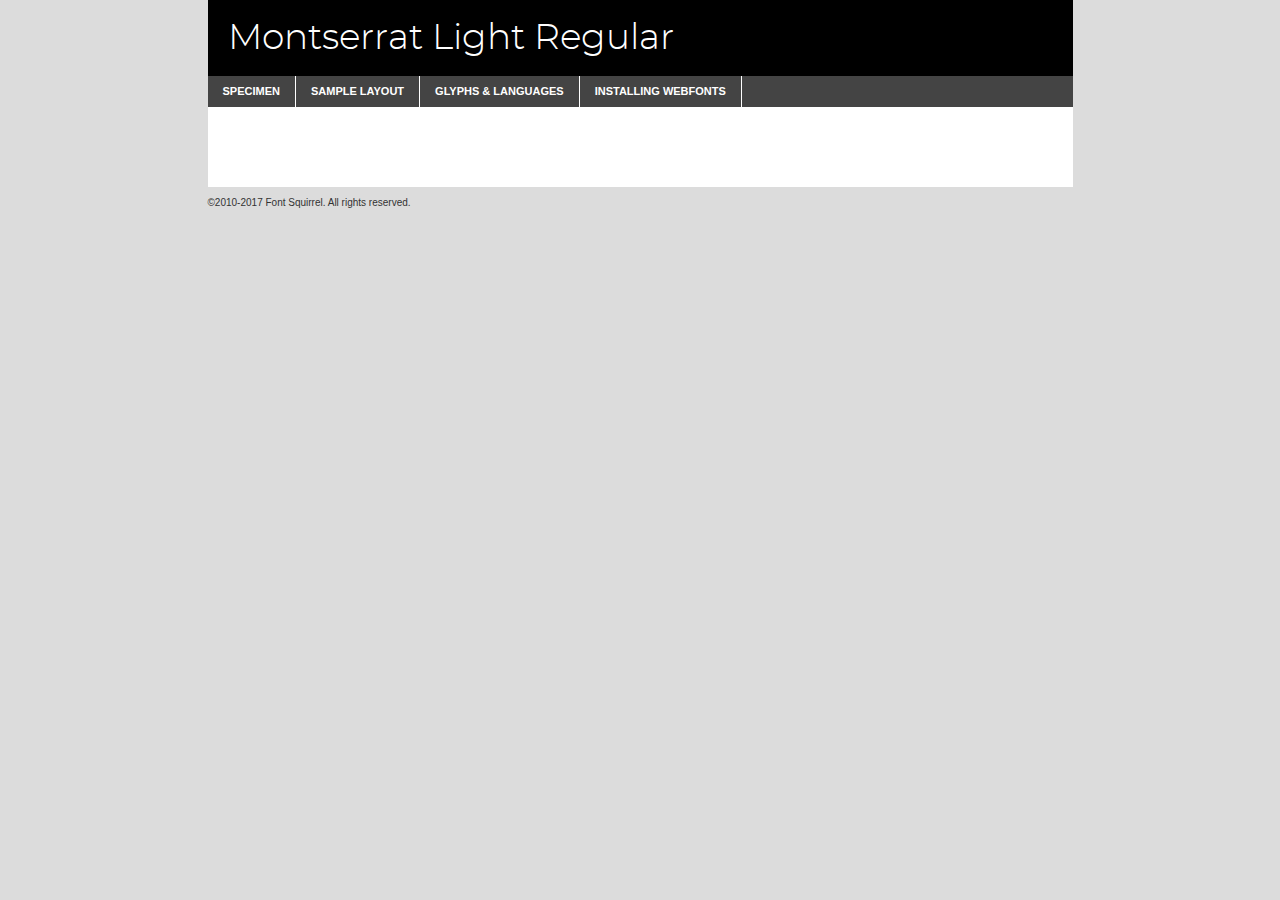
<file: restaurant-page/Montserratfont/montserrat-light-demo.html>
<!DOCTYPE html PUBLIC "-//W3C//DTD XHTML 1.0 Transitional//EN"
	"http://www.w3.org/TR/xhtml1/DTD/xhtml1-transitional.dtd">

<html xmlns="http://www.w3.org/1999/xhtml" xml:lang="en" lang="en">
<head>
	<meta http-equiv="Content-Type" content="text/html; charset=utf-8" />
	<script src="http://ajax.googleapis.com/ajax/libs/jquery/1.7.2/jquery.min.js" type="text/javascript" charset="utf-8"></script>
	<script type="text/javascript">
	(function($){$.fn.easyTabs=function(option){var param=jQuery.extend({fadeSpeed:"fast",defaultContent:1,activeClass:'active'},option);$(this).each(function(){var thisId="#"+this.id;if(param.defaultContent==''){param.defaultContent=1;}
	if(typeof param.defaultContent=="number")
	{var defaultTab=$(thisId+" .tabs li:eq("+(param.defaultContent-1)+") a").attr('href').substr(1);}else{var defaultTab=param.defaultContent;}
	$(thisId+" .tabs li a").each(function(){var tabToHide=$(this).attr('href').substr(1);$("#"+tabToHide).addClass('easytabs-tab-content');});hideAll();changeContent(defaultTab);function hideAll(){$(thisId+" .easytabs-tab-content").hide();}
	function changeContent(tabId){hideAll();$(thisId+" .tabs li").removeClass(param.activeClass);$(thisId+" .tabs li a[href=#"+tabId+"]").closest('li').addClass(param.activeClass);if(param.fadeSpeed!="none")
	{$(thisId+" #"+tabId).fadeIn(param.fadeSpeed);}else{$(thisId+" #"+tabId).show();}}
	$(thisId+" .tabs li").click(function(){var tabId=$(this).find('a').attr('href').substr(1);changeContent(tabId);return false;});});}})(jQuery);
	</script>
	<link rel="stylesheet" href="specimen_files/specimen_stylesheet.css" type="text/css" charset="utf-8" />
	<link rel="stylesheet" href="stylesheet.css" type="text/css" charset="utf-8" />

	<style type="text/css">
					body{
				font-family: 'montserratlight';
							}
		</style>

	<title>Montserrat Light Regular Specimen</title>
	
	
	<script type="text/javascript" charset="utf-8">
		$(document).ready(function() {
			$('#container').easyTabs({defaultContent:1});
		});
	</script>
</head>

<body>
<div id="container">
	<div id="header">
		Montserrat Light Regular	</div>
	<ul class="tabs">
		<li><a href="#specimen">Specimen</a></li>
		<li><a href="#layout">Sample Layout</a></li>
				<li><a href="#glyphs">Glyphs &amp; Languages</a></li>
		<li><a href="#installing">Installing Webfonts</a></li>
		
	</ul>
	
	<div id="main_content">

		
			<div id="specimen">
		
				<div class="section">
					<div class="grid12 firstcol">
						<div class="huge">AaBb</div>
					</div>
				</div>
		
				<div class="section">
					<div class="glyph_range">A&#x200B;B&#x200b;C&#x200b;D&#x200b;E&#x200b;F&#x200b;G&#x200b;H&#x200b;I&#x200b;J&#x200b;K&#x200b;L&#x200b;M&#x200b;N&#x200b;O&#x200b;P&#x200b;Q&#x200b;R&#x200b;S&#x200b;T&#x200b;U&#x200b;V&#x200b;W&#x200b;X&#x200b;Y&#x200b;Z&#x200b;a&#x200b;b&#x200b;c&#x200b;d&#x200b;e&#x200b;f&#x200b;g&#x200b;h&#x200b;i&#x200b;j&#x200b;k&#x200b;l&#x200b;m&#x200b;n&#x200b;o&#x200b;p&#x200b;q&#x200b;r&#x200b;s&#x200b;t&#x200b;u&#x200b;v&#x200b;w&#x200b;x&#x200b;y&#x200b;z&#x200b;1&#x200b;2&#x200b;3&#x200b;4&#x200b;5&#x200b;6&#x200b;7&#x200b;8&#x200b;9&#x200b;0&#x200b;&amp;&#x200b;.&#x200b;,&#x200b;?&#x200b;!&#x200b;&#64;&#x200b;(&#x200b;)&#x200b;#&#x200b;$&#x200b;%&#x200b;*&#x200b;+&#x200b;-&#x200b;=&#x200b;:&#x200b;;</div>
				</div>
				<div class="section">
					<div class="grid12 firstcol">
						<table class="sample_table">
							<tr><td>10</td><td class="size10">abcdefghijklmnopqrstuvwxyzABCDEFGHIJKLMNOPQRSTUVWXYZ0123456789abcdefghijklmnopqrstuvwxyzABCDEFGHIJKLMNOPQRSTUVWXYZ0123456789abcdefghijklmnopqrstuvwxyzABCDEFGHIJKLMNOPQRSTUVWXYZ</td></tr>
							<tr><td>11</td><td class="size11">abcdefghijklmnopqrstuvwxyzABCDEFGHIJKLMNOPQRSTUVWXYZ0123456789abcdefghijklmnopqrstuvwxyzABCDEFGHIJKLMNOPQRSTUVWXYZ0123456789abcdefghijklmnopqrstuvwxyzABCDEFGHIJKLMNOPQRSTUVWXYZ</td></tr>
							<tr><td>12</td><td class="size12">abcdefghijklmnopqrstuvwxyzABCDEFGHIJKLMNOPQRSTUVWXYZ0123456789abcdefghijklmnopqrstuvwxyzABCDEFGHIJKLMNOPQRSTUVWXYZ0123456789abcdefghijklmnopqrstuvwxyzABCDEFGHIJKLMNOPQRSTUVWXYZ</td></tr>
							<tr><td>13</td><td class="size13">abcdefghijklmnopqrstuvwxyzABCDEFGHIJKLMNOPQRSTUVWXYZ0123456789abcdefghijklmnopqrstuvwxyzABCDEFGHIJKLMNOPQRSTUVWXYZ0123456789abcdefghijklmnopqrstuvwxyzABCDEFGHIJKLMNOPQRSTUVWXYZ</td></tr>
							<tr><td>14</td><td class="size14">abcdefghijklmnopqrstuvwxyzABCDEFGHIJKLMNOPQRSTUVWXYZ0123456789abcdefghijklmnopqrstuvwxyzABCDEFGHIJKLMNOPQRSTUVWXYZ0123456789abcdefghijklmnopqrstuvwxyzABCDEFGHIJKLMNOPQRSTUVWXYZ</td></tr>
							<tr><td>16</td><td class="size16">abcdefghijklmnopqrstuvwxyzABCDEFGHIJKLMNOPQRSTUVWXYZ0123456789abcdefghijklmnopqrstuvwxyzABCDEFGHIJKLMNOPQRSTUVWXYZ</td></tr>
							<tr><td>18</td><td class="size18">abcdefghijklmnopqrstuvwxyzABCDEFGHIJKLMNOPQRSTUVWXYZ0123456789abcdefghijklmnopqrstuvwxyzABCDEFGHIJKLMNOPQRSTUVWXYZ</td></tr>
							<tr><td>20</td><td class="size20">abcdefghijklmnopqrstuvwxyzABCDEFGHIJKLMNOPQRSTUVWXYZ0123456789abcdefghijklmnopqrstuvwxyzABCDEFGHIJKLMNOPQRSTUVWXYZ</td></tr>
							<tr><td>24</td><td class="size24">abcdefghijklmnopqrstuvwxyzABCDEFGHIJKLMNOPQRSTUVWXYZ0123456789abcdefghijklmnopqrstuvwxyzABCDEFGHIJKLMNOPQRSTUVWXYZ</td></tr>
							<tr><td>30</td><td class="size30">abcdefghijklmnopqrstuvwxyzABCDEFGHIJKLMNOPQRSTUVWXYZ0123456789abcdefghijklmnopqrstuvwxyzABCDEFGHIJKLMNOPQRSTUVWXYZ</td></tr>
							<tr><td>36</td><td class="size36">abcdefghijklmnopqrstuvwxyzABCDEFGHIJKLMNOPQRSTUVWXYZ0123456789abcdefghijklmnopqrstuvwxyzABCDEFGHIJKLMNOPQRSTUVWXYZ</td></tr>
							<tr><td>48</td><td class="size48">abcdefghijklmnopqrstuvwxyzABCDEFGHIJKLMNOPQRSTUVWXYZ0123456789abcdefghijklmnopqrstuvwxyzABCDEFGHIJKLMNOPQRSTUVWXYZ</td></tr>
							<tr><td>60</td><td class="size60">abcdefghijklmnopqrstuvwxyzABCDEFGHIJKLMNOPQRSTUVWXYZ0123456789abcdefghijklmnopqrstuvwxyzABCDEFGHIJKLMNOPQRSTUVWXYZ</td></tr>
							<tr><td>72</td><td class="size72">abcdefghijklmnopqrstuvwxyzABCDEFGHIJKLMNOPQRSTUVWXYZ0123456789abcdefghijklmnopqrstuvwxyzABCDEFGHIJKLMNOPQRSTUVWXYZ</td></tr>
							<tr><td>90</td><td class="size90">abcdefghijklmnopqrstuvwxyzABCDEFGHIJKLMNOPQRSTUVWXYZ0123456789abcdefghijklmnopqrstuvwxyzABCDEFGHIJKLMNOPQRSTUVWXYZ</td></tr>
						</table>
				
					</div>
			
				</div>
		
		
		
								<div class="section" id="bodycomparison">


										<div id="xheight">
				<div class="fontbody">&#x25FC;&#x25FC;&#x25FC;&#x25FC;&#x25FC;&#x25FC;&#x25FC;&#x25FC;&#x25FC;&#x25FC;&#x25FC;&#x25FC;&#x25FC;&#x25FC;&#x25FC;&#x25FC;&#x25FC;&#x25FC;&#x25FC;&#x25FC;&#x25FC;&#x25FC;&#x25FC;&#x25FC;&#x25FC;&#x25FC;&#x25FC;&#x25FC;&#x25FC;&#x25FC;&#x25FC;&#x25FC;&#x25FC;&#x25FC;&#x25FC;&#x25FC;&#x25FC;&#x25FC;&#x25FC;&#x25FC;&#x25FC;&#x25FC;&#x25FC;&#x25FC;&#x25FC;&#x25FC;&#x25FC;&#x25FC;&#x25FC;&#x25FC;&#x25FC;&#x25FC;&#x25FC;&#x25FC;&#x25FC;&#x25FC;&#x25FC;&#x25FC;&#x25FC;&#x25FC;&#x25FC;&#x25FC;&#x25FC;&#x25FC;&#x25FC;&#x25FC;&#x25FC;&#x25FC;&#x25FC;&#x25FC;&#x25FC;&#x25FC;&#x25FC;&#x25FC;&#x25FC;&#x25FC;&#x25FC;&#x25FC;&#x25FC;&#x25FC;&#x25FC;&#x25FC;&#x25FC;&#x25FC;&#x25FC;&#x25FC;&#x25FC;&#x25FC;&#x25FC;&#x25FC;&#x25FC;&#x25FC;&#x25FC;&#x25FC;&#x25FC;&#x25FC;&#x25FC;&#x25FC;&#x25FC;body</div><div class="arialbody">body</div><div class="verdanabody">body</div><div class="georgiabody">body</div></div>
										<div class="fontbody" style="z-index:1">
											body<span>Montserrat Light Regular</span>
										</div>
										<div class="arialbody" style="z-index:1">
											body<span>Arial</span>
										</div>
										<div class="verdanabody" style="z-index:1">
											body<span>Verdana</span>
										</div>
										<div class="georgiabody" style="z-index:1">
											body<span>Georgia</span>
										</div>



								</div>
		
		
				<div class="section psample psample_row1" id="">
					
					<div class="grid2 firstcol">
						<p class="size10"><span>10.</span>Aenean lacinia bibendum nulla sed consectetur. Fusce dapibus, tellus ac cursus commodo, tortor mauris condimentum nibh, ut fermentum massa justo sit amet risus. Nullam id dolor id nibh ultricies vehicula ut id elit. Cum sociis natoque penatibus et magnis dis parturient montes, nascetur ridiculus mus. Nulla vitae elit libero, a pharetra augue.</p>
			
					</div>
					<div class="grid3">
						<p class="size11"><span>11.</span>Aenean lacinia bibendum nulla sed consectetur. Fusce dapibus, tellus ac cursus commodo, tortor mauris condimentum nibh, ut fermentum massa justo sit amet risus. Nullam id dolor id nibh ultricies vehicula ut id elit. Cum sociis natoque penatibus et magnis dis parturient montes, nascetur ridiculus mus. Nulla vitae elit libero, a pharetra augue.</p>
			
					</div>
					<div class="grid3">
						<p class="size12"><span>12.</span>Aenean lacinia bibendum nulla sed consectetur. Fusce dapibus, tellus ac cursus commodo, tortor mauris condimentum nibh, ut fermentum massa justo sit amet risus. Nullam id dolor id nibh ultricies vehicula ut id elit. Cum sociis natoque penatibus et magnis dis parturient montes, nascetur ridiculus mus. Nulla vitae elit libero, a pharetra augue.</p>
			
					</div>
					<div class="grid4">
						<p class="size13"><span>13.</span>Aenean lacinia bibendum nulla sed consectetur. Fusce dapibus, tellus ac cursus commodo, tortor mauris condimentum nibh, ut fermentum massa justo sit amet risus. Nullam id dolor id nibh ultricies vehicula ut id elit. Cum sociis natoque penatibus et magnis dis parturient montes, nascetur ridiculus mus. Nulla vitae elit libero, a pharetra augue.</p>
			
					</div>
					<div class="white_blend"></div>
					
				</div>
				<div class="section psample psample_row2" id="">
					<div class="grid3 firstcol">
						<p class="size14"><span>14.</span>Aenean lacinia bibendum nulla sed consectetur. Fusce dapibus, tellus ac cursus commodo, tortor mauris condimentum nibh, ut fermentum massa justo sit amet risus. Nullam id dolor id nibh ultricies vehicula ut id elit. Cum sociis natoque penatibus et magnis dis parturient montes, nascetur ridiculus mus. Nulla vitae elit libero, a pharetra augue.</p>
			
					</div>
					<div class="grid4">
						<p class="size16"><span>16.</span>Aenean lacinia bibendum nulla sed consectetur. Fusce dapibus, tellus ac cursus commodo, tortor mauris condimentum nibh, ut fermentum massa justo sit amet risus. Nullam id dolor id nibh ultricies vehicula ut id elit. Cum sociis natoque penatibus et magnis dis parturient montes, nascetur ridiculus mus. Nulla vitae elit libero, a pharetra augue.</p>
			
					</div>
					<div class="grid5">
						<p class="size18"><span>18.</span>Aenean lacinia bibendum nulla sed consectetur. Fusce dapibus, tellus ac cursus commodo, tortor mauris condimentum nibh, ut fermentum massa justo sit amet risus. Nullam id dolor id nibh ultricies vehicula ut id elit. Cum sociis natoque penatibus et magnis dis parturient montes, nascetur ridiculus mus. Nulla vitae elit libero, a pharetra augue.</p>
			
					</div>

					<div class="white_blend"></div>

				</div>
				
				<div class="section psample psample_row3" id="">
					<div class="grid5 firstcol">
						<p class="size20"><span>20.</span>Aenean lacinia bibendum nulla sed consectetur. Fusce dapibus, tellus ac cursus commodo, tortor mauris condimentum nibh, ut fermentum massa justo sit amet risus. Nullam id dolor id nibh ultricies vehicula ut id elit. Cum sociis natoque penatibus et magnis dis parturient montes, nascetur ridiculus mus. Nulla vitae elit libero, a pharetra augue.</p>
					</div>
					<div class="grid7">
						<p class="size24"><span>24.</span>Aenean lacinia bibendum nulla sed consectetur. Fusce dapibus, tellus ac cursus commodo, tortor mauris condimentum nibh, ut fermentum massa justo sit amet risus. Nullam id dolor id nibh ultricies vehicula ut id elit. Cum sociis natoque penatibus et magnis dis parturient montes, nascetur ridiculus mus. Nulla vitae elit libero, a pharetra augue.</p>
					</div>
					
					<div class="white_blend"></div>
					
				</div>
				
				<div class="section psample psample_row4" id="">
					<div class="grid12 firstcol">
						<p class="size30"><span>30.</span>Aenean lacinia bibendum nulla sed consectetur. Fusce dapibus, tellus ac cursus commodo, tortor mauris condimentum nibh, ut fermentum massa justo sit amet risus. Nullam id dolor id nibh ultricies vehicula ut id elit. Cum sociis natoque penatibus et magnis dis parturient montes, nascetur ridiculus mus. Nulla vitae elit libero, a pharetra augue.</p>
					</div>
					<div class="white_blend"></div>
					
				</div>
				
				
				
				<div class="section psample psample_row1 fullreverse">
					<div class="grid2 firstcol">
						<p class="size10"><span>10.</span>Aenean lacinia bibendum nulla sed consectetur. Fusce dapibus, tellus ac cursus commodo, tortor mauris condimentum nibh, ut fermentum massa justo sit amet risus. Nullam id dolor id nibh ultricies vehicula ut id elit. Cum sociis natoque penatibus et magnis dis parturient montes, nascetur ridiculus mus. Nulla vitae elit libero, a pharetra augue.</p>
			
					</div>
					<div class="grid3">
						<p class="size11"><span>11.</span>Aenean lacinia bibendum nulla sed consectetur. Fusce dapibus, tellus ac cursus commodo, tortor mauris condimentum nibh, ut fermentum massa justo sit amet risus. Nullam id dolor id nibh ultricies vehicula ut id elit. Cum sociis natoque penatibus et magnis dis parturient montes, nascetur ridiculus mus. Nulla vitae elit libero, a pharetra augue.</p>
			
					</div>
					<div class="grid3">
						<p class="size12"><span>12.</span>Aenean lacinia bibendum nulla sed consectetur. Fusce dapibus, tellus ac cursus commodo, tortor mauris condimentum nibh, ut fermentum massa justo sit amet risus. Nullam id dolor id nibh ultricies vehicula ut id elit. Cum sociis natoque penatibus et magnis dis parturient montes, nascetur ridiculus mus. Nulla vitae elit libero, a pharetra augue.</p>
			
					</div>
					<div class="grid4">
						<p class="size13"><span>13.</span>Aenean lacinia bibendum nulla sed consectetur. Fusce dapibus, tellus ac cursus commodo, tortor mauris condimentum nibh, ut fermentum massa justo sit amet risus. Nullam id dolor id nibh ultricies vehicula ut id elit. Cum sociis natoque penatibus et magnis dis parturient montes, nascetur ridiculus mus. Nulla vitae elit libero, a pharetra augue.</p>
			
					</div>
					<div class="black_blend"></div>
					
				</div>
				
				<div class="section psample psample_row2 fullreverse">
					<div class="grid3 firstcol">
						<p class="size14"><span>14.</span>Aenean lacinia bibendum nulla sed consectetur. Fusce dapibus, tellus ac cursus commodo, tortor mauris condimentum nibh, ut fermentum massa justo sit amet risus. Nullam id dolor id nibh ultricies vehicula ut id elit. Cum sociis natoque penatibus et magnis dis parturient montes, nascetur ridiculus mus. Nulla vitae elit libero, a pharetra augue.</p>
			
					</div>
					<div class="grid4">
						<p class="size16"><span>16.</span>Aenean lacinia bibendum nulla sed consectetur. Fusce dapibus, tellus ac cursus commodo, tortor mauris condimentum nibh, ut fermentum massa justo sit amet risus. Nullam id dolor id nibh ultricies vehicula ut id elit. Cum sociis natoque penatibus et magnis dis parturient montes, nascetur ridiculus mus. Nulla vitae elit libero, a pharetra augue.</p>
			
					</div>
					<div class="grid5">
						<p class="size18"><span>18.</span>Aenean lacinia bibendum nulla sed consectetur. Fusce dapibus, tellus ac cursus commodo, tortor mauris condimentum nibh, ut fermentum massa justo sit amet risus. Nullam id dolor id nibh ultricies vehicula ut id elit. Cum sociis natoque penatibus et magnis dis parturient montes, nascetur ridiculus mus. Nulla vitae elit libero, a pharetra augue.</p>
			
					</div>
					<div class="black_blend"></div>

				</div>
				
				<div class="section psample fullreverse psample_row3" id="">
					<div class="grid5 firstcol">
						<p class="size20"><span>20.</span>Aenean lacinia bibendum nulla sed consectetur. Fusce dapibus, tellus ac cursus commodo, tortor mauris condimentum nibh, ut fermentum massa justo sit amet risus. Nullam id dolor id nibh ultricies vehicula ut id elit. Cum sociis natoque penatibus et magnis dis parturient montes, nascetur ridiculus mus. Nulla vitae elit libero, a pharetra augue.</p>
					</div>
					<div class="grid7">
						<p class="size24"><span>24.</span>Aenean lacinia bibendum nulla sed consectetur. Fusce dapibus, tellus ac cursus commodo, tortor mauris condimentum nibh, ut fermentum massa justo sit amet risus. Nullam id dolor id nibh ultricies vehicula ut id elit. Cum sociis natoque penatibus et magnis dis parturient montes, nascetur ridiculus mus. Nulla vitae elit libero, a pharetra augue.</p>
					</div>
					
					<div class="black_blend"></div>
					
				</div>
				
				<div class="section psample fullreverse psample_row4" id="" style="border-bottom: 20px #000 solid;">
					<div class="grid12 firstcol">
						<p class="size30"><span>30.</span>Aenean lacinia bibendum nulla sed consectetur. Fusce dapibus, tellus ac cursus commodo, tortor mauris condimentum nibh, ut fermentum massa justo sit amet risus. Nullam id dolor id nibh ultricies vehicula ut id elit. Cum sociis natoque penatibus et magnis dis parturient montes, nascetur ridiculus mus. Nulla vitae elit libero, a pharetra augue.</p>
					</div>
					<div class="black_blend"></div>
					
				</div>
				
				
				
				
			</div>
			
			<div id="layout">
				
				<div class="section">
					
					<div class="grid12 firstcol">
						<h1>Lorem Ipsum Dolor</h1>
						<h2>Etiam porta sem malesuada magna mollis euismod</h2>
						
						<p class="byline">By <a href="#link">Aenean Lacinia</a></p>
					</div>
				</div>
				<div class="section">
					<div class="grid8 firstcol">
						<p class="large">Donec sed odio dui. Morbi leo risus, porta ac consectetur ac, vestibulum at eros. Fusce dapibus, tellus ac cursus commodo, tortor mauris condimentum nibh, ut fermentum massa justo sit amet risus. </p>

						
						<h3>Pellentesque ornare sem</h3>

						<p>Maecenas sed diam eget risus varius blandit sit amet non magna. Maecenas faucibus mollis interdum. Donec ullamcorper nulla non metus auctor fringilla. Nullam id dolor id nibh ultricies vehicula ut id elit. Nullam id dolor id nibh ultricies vehicula ut id elit. </p>

						<p>Aenean eu leo quam. Pellentesque ornare sem lacinia quam venenatis vestibulum. Lorem ipsum dolor sit amet, consectetur adipiscing elit. Cum sociis natoque penatibus et magnis dis parturient montes, nascetur ridiculus mus. </p>

						<p>Nulla vitae elit libero, a pharetra augue. Praesent commodo cursus magna, vel scelerisque nisl consectetur et. Aenean lacinia bibendum nulla sed consectetur. </p>

						<p>Nullam quis risus eget urna mollis ornare vel eu leo. Nullam quis risus eget urna mollis ornare vel eu leo. Maecenas sed diam eget risus varius blandit sit amet non magna. Donec ullamcorper nulla non metus auctor fringilla. </p>

						<h3>Cras mattis consectetur</h3>

						<p>Aenean eu leo quam. Pellentesque ornare sem lacinia quam venenatis vestibulum. Aenean lacinia bibendum nulla sed consectetur. Integer posuere erat a ante venenatis dapibus posuere velit aliquet. Cras mattis consectetur purus sit amet fermentum. </p>

						<p>Nullam id dolor id nibh ultricies vehicula ut id elit. Nullam quis risus eget urna mollis ornare vel eu leo. Cras mattis consectetur purus sit amet fermentum.</p>
					</div>
					
					<div class="grid4 sidebar">
						
						<div class="box reverse">
							<p class="last">Nullam quis risus eget urna mollis ornare vel eu leo. Donec ullamcorper nulla non metus auctor fringilla. Cras mattis consectetur purus sit amet fermentum. Sed posuere consectetur est at lobortis. Lorem ipsum dolor sit amet, consectetur adipiscing elit. </p>
						</div>
						
						<p class="caption">Maecenas sed diam eget risus varius.</p>

						<p>Vestibulum id ligula porta felis euismod semper. Integer posuere erat a ante venenatis dapibus posuere velit aliquet. Vestibulum id ligula porta felis euismod semper. Sed posuere consectetur est at lobortis. Maecenas sed diam eget risus varius blandit sit amet non magna. Fusce dapibus, tellus ac cursus commodo, tortor mauris condimentum nibh, ut fermentum massa justo sit amet risus. </p>

					

						<p>Duis mollis, est non commodo luctus, nisi erat porttitor ligula, eget lacinia odio sem nec elit. Aenean lacinia bibendum nulla sed consectetur. Vivamus sagittis lacus vel augue laoreet rutrum faucibus dolor auctor. Aenean lacinia bibendum nulla sed consectetur. Nullam quis risus eget urna mollis ornare vel eu leo. </p>

						<p>Praesent commodo cursus magna, vel scelerisque nisl consectetur et. Donec ullamcorper nulla non metus auctor fringilla. Maecenas faucibus mollis interdum. Fusce dapibus, tellus ac cursus commodo, tortor mauris condimentum nibh, ut fermentum massa justo sit amet risus. </p>

					</div>
				</div>
				
			</div>


			



		<div id="glyphs">
			<div class="section">
				<div class="grid12 firstcol">
			
				<h1>Language Support</h1>
				<p>The subset of Montserrat Light Regular in this kit supports the following languages:<br />
			
					Albanian, Basque, Breton, Chamorro, Danish, Dutch, English, Faroese, Finnish, French, Frisian, Galician, German, Icelandic, Italian, Malagasy, Norwegian, Portuguese, Spanish, Alsatian, Aragonese, Arapaho, Arrernte, Asturian, Aymara, Bislama, Cebuano, Corsican, Fijian, French_creole, Genoese, Gilbertese, Greenlandic, Haitian_creole, Hiligaynon, Hmong, Hopi, Ibanag, Iloko_ilokano, Indonesian, Interglossa_glosa, Interlingua, Irish_gaelic, Jerriais, Lojban, Lombard, Luxembourgeois, Manx, Mohawk, Norfolk_pitcairnese, Occitan, Oromo, Pangasinan, Papiamento, Piedmontese, Potawatomi, Rhaeto-romance, Romansh, Rotokas, Sami_lule, Samoan, Sardinian, Scots_gaelic, Seychelles_creole, Shona, Sicilian, Somali, Southern_ndebele, Swahili, Swati_swazi, Tagalog_filipino_pilipino, Tetum, Tok_pisin, Uyghur_latinized, Volapuk, Walloon, Warlpiri, Xhosa, Yapese, Zulu, Latinbasic, Ubasic, Demo				</p>
				<h1>Glyph Chart</h1>
				<p>The subset of Montserrat Light Regular in this kit includes all the glyphs listed below. Unicode entities are included above each glyph to help you insert individual characters into your layout.</p>
				<div id="glyph_chart">
			
																														 <div><p>&amp;#13;</p>&#13;</div>
																				 <div><p>&amp;#32;</p>&#32;</div>
																				 <div><p>&amp;#33;</p>&#33;</div>
																				 <div><p>&amp;#34;</p>&#34;</div>
																				 <div><p>&amp;#35;</p>&#35;</div>
																				 <div><p>&amp;#36;</p>&#36;</div>
																				 <div><p>&amp;#37;</p>&#37;</div>
																				 <div><p>&amp;#38;</p>&#38;</div>
																				 <div><p>&amp;#39;</p>&#39;</div>
																				 <div><p>&amp;#40;</p>&#40;</div>
																				 <div><p>&amp;#41;</p>&#41;</div>
																				 <div><p>&amp;#42;</p>&#42;</div>
																				 <div><p>&amp;#43;</p>&#43;</div>
																				 <div><p>&amp;#44;</p>&#44;</div>
																				 <div><p>&amp;#45;</p>&#45;</div>
																				 <div><p>&amp;#46;</p>&#46;</div>
																				 <div><p>&amp;#47;</p>&#47;</div>
																				 <div><p>&amp;#48;</p>&#48;</div>
																				 <div><p>&amp;#49;</p>&#49;</div>
																				 <div><p>&amp;#50;</p>&#50;</div>
																				 <div><p>&amp;#51;</p>&#51;</div>
																				 <div><p>&amp;#52;</p>&#52;</div>
																				 <div><p>&amp;#53;</p>&#53;</div>
																				 <div><p>&amp;#54;</p>&#54;</div>
																				 <div><p>&amp;#55;</p>&#55;</div>
																				 <div><p>&amp;#56;</p>&#56;</div>
																				 <div><p>&amp;#57;</p>&#57;</div>
																				 <div><p>&amp;#58;</p>&#58;</div>
																				 <div><p>&amp;#59;</p>&#59;</div>
																				 <div><p>&amp;#60;</p>&#60;</div>
																				 <div><p>&amp;#61;</p>&#61;</div>
																				 <div><p>&amp;#62;</p>&#62;</div>
																				 <div><p>&amp;#63;</p>&#63;</div>
																				 <div><p>&amp;#64;</p>&#64;</div>
																				 <div><p>&amp;#65;</p>&#65;</div>
																				 <div><p>&amp;#66;</p>&#66;</div>
																				 <div><p>&amp;#67;</p>&#67;</div>
																				 <div><p>&amp;#68;</p>&#68;</div>
																				 <div><p>&amp;#69;</p>&#69;</div>
																				 <div><p>&amp;#70;</p>&#70;</div>
																				 <div><p>&amp;#71;</p>&#71;</div>
																				 <div><p>&amp;#72;</p>&#72;</div>
																				 <div><p>&amp;#73;</p>&#73;</div>
																				 <div><p>&amp;#74;</p>&#74;</div>
																				 <div><p>&amp;#75;</p>&#75;</div>
																				 <div><p>&amp;#76;</p>&#76;</div>
																				 <div><p>&amp;#77;</p>&#77;</div>
																				 <div><p>&amp;#78;</p>&#78;</div>
																				 <div><p>&amp;#79;</p>&#79;</div>
																				 <div><p>&amp;#80;</p>&#80;</div>
																				 <div><p>&amp;#81;</p>&#81;</div>
																				 <div><p>&amp;#82;</p>&#82;</div>
																				 <div><p>&amp;#83;</p>&#83;</div>
																				 <div><p>&amp;#84;</p>&#84;</div>
																				 <div><p>&amp;#85;</p>&#85;</div>
																				 <div><p>&amp;#86;</p>&#86;</div>
																				 <div><p>&amp;#87;</p>&#87;</div>
																				 <div><p>&amp;#88;</p>&#88;</div>
																				 <div><p>&amp;#89;</p>&#89;</div>
																				 <div><p>&amp;#90;</p>&#90;</div>
																				 <div><p>&amp;#91;</p>&#91;</div>
																				 <div><p>&amp;#92;</p>&#92;</div>
																				 <div><p>&amp;#93;</p>&#93;</div>
																				 <div><p>&amp;#94;</p>&#94;</div>
																				 <div><p>&amp;#95;</p>&#95;</div>
																				 <div><p>&amp;#96;</p>&#96;</div>
																				 <div><p>&amp;#97;</p>&#97;</div>
																				 <div><p>&amp;#98;</p>&#98;</div>
																				 <div><p>&amp;#99;</p>&#99;</div>
																				 <div><p>&amp;#100;</p>&#100;</div>
																				 <div><p>&amp;#101;</p>&#101;</div>
																				 <div><p>&amp;#102;</p>&#102;</div>
																				 <div><p>&amp;#103;</p>&#103;</div>
																				 <div><p>&amp;#104;</p>&#104;</div>
																				 <div><p>&amp;#105;</p>&#105;</div>
																				 <div><p>&amp;#106;</p>&#106;</div>
																				 <div><p>&amp;#107;</p>&#107;</div>
																				 <div><p>&amp;#108;</p>&#108;</div>
																				 <div><p>&amp;#109;</p>&#109;</div>
																				 <div><p>&amp;#110;</p>&#110;</div>
																				 <div><p>&amp;#111;</p>&#111;</div>
																				 <div><p>&amp;#112;</p>&#112;</div>
																				 <div><p>&amp;#113;</p>&#113;</div>
																				 <div><p>&amp;#114;</p>&#114;</div>
																				 <div><p>&amp;#115;</p>&#115;</div>
																				 <div><p>&amp;#116;</p>&#116;</div>
																				 <div><p>&amp;#117;</p>&#117;</div>
																				 <div><p>&amp;#118;</p>&#118;</div>
																				 <div><p>&amp;#119;</p>&#119;</div>
																				 <div><p>&amp;#120;</p>&#120;</div>
																				 <div><p>&amp;#121;</p>&#121;</div>
																				 <div><p>&amp;#122;</p>&#122;</div>
																				 <div><p>&amp;#123;</p>&#123;</div>
																				 <div><p>&amp;#124;</p>&#124;</div>
																				 <div><p>&amp;#125;</p>&#125;</div>
																				 <div><p>&amp;#126;</p>&#126;</div>
																				 <div><p>&amp;#160;</p>&#160;</div>
																				 <div><p>&amp;#161;</p>&#161;</div>
																				 <div><p>&amp;#162;</p>&#162;</div>
																				 <div><p>&amp;#163;</p>&#163;</div>
																				 <div><p>&amp;#164;</p>&#164;</div>
																				 <div><p>&amp;#165;</p>&#165;</div>
																				 <div><p>&amp;#166;</p>&#166;</div>
																				 <div><p>&amp;#167;</p>&#167;</div>
																				 <div><p>&amp;#168;</p>&#168;</div>
																				 <div><p>&amp;#169;</p>&#169;</div>
																				 <div><p>&amp;#170;</p>&#170;</div>
																				 <div><p>&amp;#171;</p>&#171;</div>
																				 <div><p>&amp;#172;</p>&#172;</div>
																				 <div><p>&amp;#173;</p>&#173;</div>
																				 <div><p>&amp;#174;</p>&#174;</div>
																				 <div><p>&amp;#175;</p>&#175;</div>
																				 <div><p>&amp;#176;</p>&#176;</div>
																				 <div><p>&amp;#177;</p>&#177;</div>
																				 <div><p>&amp;#178;</p>&#178;</div>
																				 <div><p>&amp;#179;</p>&#179;</div>
																				 <div><p>&amp;#180;</p>&#180;</div>
																				 <div><p>&amp;#181;</p>&#181;</div>
																				 <div><p>&amp;#182;</p>&#182;</div>
																				 <div><p>&amp;#183;</p>&#183;</div>
																				 <div><p>&amp;#184;</p>&#184;</div>
																				 <div><p>&amp;#185;</p>&#185;</div>
																				 <div><p>&amp;#186;</p>&#186;</div>
																				 <div><p>&amp;#187;</p>&#187;</div>
																				 <div><p>&amp;#188;</p>&#188;</div>
																				 <div><p>&amp;#189;</p>&#189;</div>
																				 <div><p>&amp;#190;</p>&#190;</div>
																				 <div><p>&amp;#191;</p>&#191;</div>
																				 <div><p>&amp;#192;</p>&#192;</div>
																				 <div><p>&amp;#193;</p>&#193;</div>
																				 <div><p>&amp;#194;</p>&#194;</div>
																				 <div><p>&amp;#195;</p>&#195;</div>
																				 <div><p>&amp;#196;</p>&#196;</div>
																				 <div><p>&amp;#197;</p>&#197;</div>
																				 <div><p>&amp;#198;</p>&#198;</div>
																				 <div><p>&amp;#199;</p>&#199;</div>
																				 <div><p>&amp;#200;</p>&#200;</div>
																				 <div><p>&amp;#201;</p>&#201;</div>
																				 <div><p>&amp;#202;</p>&#202;</div>
																				 <div><p>&amp;#203;</p>&#203;</div>
																				 <div><p>&amp;#204;</p>&#204;</div>
																				 <div><p>&amp;#205;</p>&#205;</div>
																				 <div><p>&amp;#206;</p>&#206;</div>
																				 <div><p>&amp;#207;</p>&#207;</div>
																				 <div><p>&amp;#208;</p>&#208;</div>
																				 <div><p>&amp;#209;</p>&#209;</div>
																				 <div><p>&amp;#210;</p>&#210;</div>
																				 <div><p>&amp;#211;</p>&#211;</div>
																				 <div><p>&amp;#212;</p>&#212;</div>
																				 <div><p>&amp;#213;</p>&#213;</div>
																				 <div><p>&amp;#214;</p>&#214;</div>
																				 <div><p>&amp;#215;</p>&#215;</div>
																				 <div><p>&amp;#216;</p>&#216;</div>
																				 <div><p>&amp;#217;</p>&#217;</div>
																				 <div><p>&amp;#218;</p>&#218;</div>
																				 <div><p>&amp;#219;</p>&#219;</div>
																				 <div><p>&amp;#220;</p>&#220;</div>
																				 <div><p>&amp;#221;</p>&#221;</div>
																				 <div><p>&amp;#222;</p>&#222;</div>
																				 <div><p>&amp;#223;</p>&#223;</div>
																				 <div><p>&amp;#224;</p>&#224;</div>
																				 <div><p>&amp;#225;</p>&#225;</div>
																				 <div><p>&amp;#226;</p>&#226;</div>
																				 <div><p>&amp;#227;</p>&#227;</div>
																				 <div><p>&amp;#228;</p>&#228;</div>
																				 <div><p>&amp;#229;</p>&#229;</div>
																				 <div><p>&amp;#230;</p>&#230;</div>
																				 <div><p>&amp;#231;</p>&#231;</div>
																				 <div><p>&amp;#232;</p>&#232;</div>
																				 <div><p>&amp;#233;</p>&#233;</div>
																				 <div><p>&amp;#234;</p>&#234;</div>
																				 <div><p>&amp;#235;</p>&#235;</div>
																				 <div><p>&amp;#236;</p>&#236;</div>
																				 <div><p>&amp;#237;</p>&#237;</div>
																				 <div><p>&amp;#238;</p>&#238;</div>
																				 <div><p>&amp;#239;</p>&#239;</div>
																				 <div><p>&amp;#240;</p>&#240;</div>
																				 <div><p>&amp;#241;</p>&#241;</div>
																				 <div><p>&amp;#242;</p>&#242;</div>
																				 <div><p>&amp;#243;</p>&#243;</div>
																				 <div><p>&amp;#244;</p>&#244;</div>
																				 <div><p>&amp;#245;</p>&#245;</div>
																				 <div><p>&amp;#246;</p>&#246;</div>
																				 <div><p>&amp;#247;</p>&#247;</div>
																				 <div><p>&amp;#248;</p>&#248;</div>
																				 <div><p>&amp;#249;</p>&#249;</div>
																				 <div><p>&amp;#250;</p>&#250;</div>
																				 <div><p>&amp;#251;</p>&#251;</div>
																				 <div><p>&amp;#252;</p>&#252;</div>
																				 <div><p>&amp;#253;</p>&#253;</div>
																				 <div><p>&amp;#254;</p>&#254;</div>
																				 <div><p>&amp;#255;</p>&#255;</div>
																				 <div><p>&amp;#338;</p>&#338;</div>
																				 <div><p>&amp;#339;</p>&#339;</div>
																				 <div><p>&amp;#376;</p>&#376;</div>
																				 <div><p>&amp;#710;</p>&#710;</div>
																				 <div><p>&amp;#732;</p>&#732;</div>
																				 <div><p>&amp;#8192;</p>&#8192;</div>
																				 <div><p>&amp;#8193;</p>&#8193;</div>
																				 <div><p>&amp;#8194;</p>&#8194;</div>
																				 <div><p>&amp;#8195;</p>&#8195;</div>
																				 <div><p>&amp;#8196;</p>&#8196;</div>
																				 <div><p>&amp;#8197;</p>&#8197;</div>
																				 <div><p>&amp;#8198;</p>&#8198;</div>
																				 <div><p>&amp;#8199;</p>&#8199;</div>
																				 <div><p>&amp;#8200;</p>&#8200;</div>
																				 <div><p>&amp;#8201;</p>&#8201;</div>
																				 <div><p>&amp;#8202;</p>&#8202;</div>
																				 <div><p>&amp;#8208;</p>&#8208;</div>
																				 <div><p>&amp;#8209;</p>&#8209;</div>
																				 <div><p>&amp;#8210;</p>&#8210;</div>
																				 <div><p>&amp;#8211;</p>&#8211;</div>
																				 <div><p>&amp;#8212;</p>&#8212;</div>
																				 <div><p>&amp;#8216;</p>&#8216;</div>
																				 <div><p>&amp;#8217;</p>&#8217;</div>
																				 <div><p>&amp;#8218;</p>&#8218;</div>
																				 <div><p>&amp;#8220;</p>&#8220;</div>
																				 <div><p>&amp;#8221;</p>&#8221;</div>
																				 <div><p>&amp;#8222;</p>&#8222;</div>
																				 <div><p>&amp;#8226;</p>&#8226;</div>
																				 <div><p>&amp;#8230;</p>&#8230;</div>
																				 <div><p>&amp;#8239;</p>&#8239;</div>
																				 <div><p>&amp;#8249;</p>&#8249;</div>
																				 <div><p>&amp;#8250;</p>&#8250;</div>
																				 <div><p>&amp;#8287;</p>&#8287;</div>
																				 <div><p>&amp;#8364;</p>&#8364;</div>
																				 <div><p>&amp;#8482;</p>&#8482;</div>
																				 <div><p>&amp;#9724;</p>&#9724;</div>
																				 <div><p>&amp;#64257;</p>&#64257;</div>
																				 <div><p>&amp;#64258;</p>&#64258;</div>
																																						</div>	
				</div>
		
		
			</div>
		</div>
		
		
		<div id="specs">
			
		</div>
	
		<div id="installing">
			<div class="section">
				<div class="grid7 firstcol">
					<h1>Installing Webfonts</h1>
					
					<p>Webfonts are supported by all major browser platforms but not all in the same way. There are currently four different font formats that must be included in order to target all browsers. This includes TTF, WOFF, EOT and SVG.</p>
					
					<h2>1. Upload your webfonts</h2>
					<p>You must upload your webfont kit to your website. They should be in or near the same directory as your CSS files.</p>
					
					<h2>2. Include the webfont stylesheet</h2>
					<p>A special CSS @font-face declaration helps the various browsers select the appropriate font it needs without causing you a bunch of headaches. Learn more about this syntax by reading the <a href="https://www.fontspring.com/blog/further-hardening-of-the-bulletproof-syntax">Fontspring blog post</a> about it. The code for it is as follows:</p>


<code>
@font-face{ 
	font-family: 'MyWebFont';
	src: url('WebFont.eot');
	src: url('WebFont.eot?#iefix') format('embedded-opentype'),
	     url('WebFont.woff') format('woff'),
	     url('WebFont.ttf') format('truetype'),
	     url('WebFont.svg#webfont') format('svg');
}
</code>

	<p>We've already gone ahead and generated the code for you. All you have to do is link to the stylesheet in your HTML, like this:</p>
	<code>&lt;link rel=&quot;stylesheet&quot; href=&quot;stylesheet.css&quot; type=&quot;text/css&quot; charset=&quot;utf-8&quot; /&gt;</code>

					<h2>3. Modify your own stylesheet</h2>
					<p>To take advantage of your new fonts, you must tell your stylesheet to use them. Look at the original @font-face declaration above and find the property called "font-family." The name linked there will be what you use to reference the font. Prepend that webfont name to the font stack in the "font-family" property, inside the selector you want to change. For example:</p>
<code>p { font-family: 'WebFont', Arial, sans-serif; }</code>

<h2>4. Test</h2>
<p>Getting webfonts to work cross-browser <em>can</em> be tricky. Use the information in the sidebar to help you if you find that fonts aren't loading in a particular browser.</p>
				</div>
				
				<div class="grid5 sidebar">
					<div class="box">
						<h2>Troubleshooting<br />Font-Face Problems</h2>
						<p>Having trouble getting your webfonts to load in your new website? Here are some tips to sort out what might be the problem.</p>

						<h3>Fonts not showing in any browser</h3>

						<p>This sounds like you need to work on the plumbing. You either did not upload the fonts to the correct directory, or you did not link the fonts properly in the CSS. If you've confirmed that all this is correct and you still have a problem, take a look at your .htaccess file and see if requests are getting intercepted.</p>

						<h3>Fonts not loading in iPhone or iPad</h3>

						<p>The most common problem here is that you are serving the fonts from an IIS server. IIS refuses to serve files that have unknown MIME types. If that is the case, you must set the MIME type for SVG to "image/svg+xml" in the server settings. Follow these instructions from Microsoft if you need help.</p>

						<h3>Fonts not loading in Firefox</h3>

						<p>The primary reason for this failure? You are still using a version Firefox older than 3.5. So upgrade already! If that isn't it, then you are very likely serving fonts from a different domain. Firefox requires that all font assets be served from the same domain. Lastly it is possible that you need to add WOFF to your list of MIME types (if you are serving via IIS.)</p>

						<h3>Fonts not loading in IE</h3>

						<p>Are you looking at Internet Explorer on an actual Windows machine or are you cheating by using a service like Adobe BrowserLab? Many of these screenshot services do not render @font-face for IE. Best to test it on a real machine.</p>

						<h3>Fonts not loading in IE9</h3>

						<p>IE9, like Firefox, requires that fonts be served from the same domain as the website. Make sure that is the case.</p>
					</div>
				</div>
			</div>
			
		</div>
	
	</div>
	<div id="footer">
		<p>&copy;2010-2017 Font Squirrel. All rights reserved.</p>
	</div>
</div>
</body>
</html>
</file>
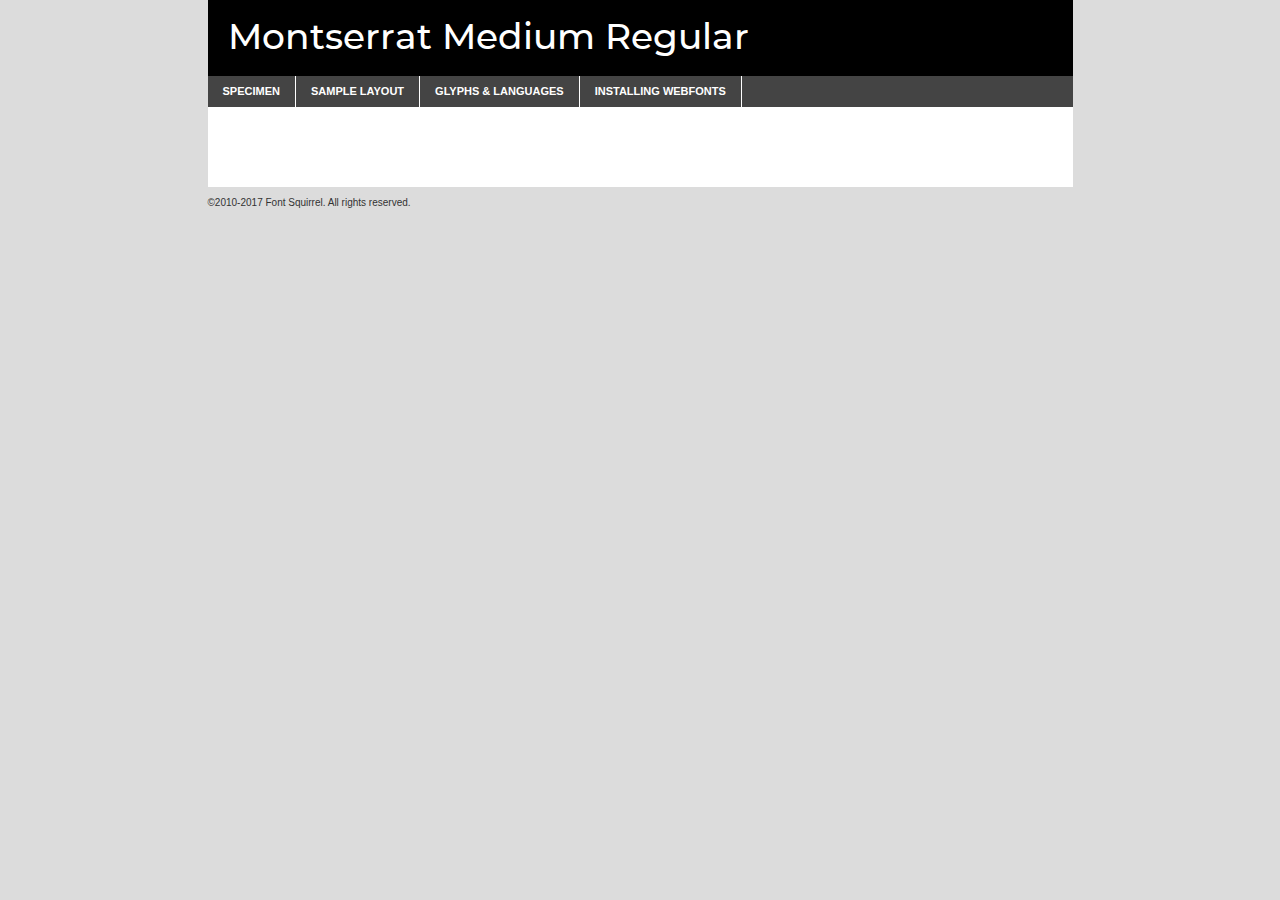
<file: restaurant-page/Montserratfont/montserrat-medium-demo.html>
<!DOCTYPE html PUBLIC "-//W3C//DTD XHTML 1.0 Transitional//EN"
	"http://www.w3.org/TR/xhtml1/DTD/xhtml1-transitional.dtd">

<html xmlns="http://www.w3.org/1999/xhtml" xml:lang="en" lang="en">
<head>
	<meta http-equiv="Content-Type" content="text/html; charset=utf-8" />
	<script src="http://ajax.googleapis.com/ajax/libs/jquery/1.7.2/jquery.min.js" type="text/javascript" charset="utf-8"></script>
	<script type="text/javascript">
	(function($){$.fn.easyTabs=function(option){var param=jQuery.extend({fadeSpeed:"fast",defaultContent:1,activeClass:'active'},option);$(this).each(function(){var thisId="#"+this.id;if(param.defaultContent==''){param.defaultContent=1;}
	if(typeof param.defaultContent=="number")
	{var defaultTab=$(thisId+" .tabs li:eq("+(param.defaultContent-1)+") a").attr('href').substr(1);}else{var defaultTab=param.defaultContent;}
	$(thisId+" .tabs li a").each(function(){var tabToHide=$(this).attr('href').substr(1);$("#"+tabToHide).addClass('easytabs-tab-content');});hideAll();changeContent(defaultTab);function hideAll(){$(thisId+" .easytabs-tab-content").hide();}
	function changeContent(tabId){hideAll();$(thisId+" .tabs li").removeClass(param.activeClass);$(thisId+" .tabs li a[href=#"+tabId+"]").closest('li').addClass(param.activeClass);if(param.fadeSpeed!="none")
	{$(thisId+" #"+tabId).fadeIn(param.fadeSpeed);}else{$(thisId+" #"+tabId).show();}}
	$(thisId+" .tabs li").click(function(){var tabId=$(this).find('a').attr('href').substr(1);changeContent(tabId);return false;});});}})(jQuery);
	</script>
	<link rel="stylesheet" href="specimen_files/specimen_stylesheet.css" type="text/css" charset="utf-8" />
	<link rel="stylesheet" href="stylesheet.css" type="text/css" charset="utf-8" />

	<style type="text/css">
					body{
				font-family: 'montserratmedium';
							}
		</style>

	<title>Montserrat Medium Regular Specimen</title>
	
	
	<script type="text/javascript" charset="utf-8">
		$(document).ready(function() {
			$('#container').easyTabs({defaultContent:1});
		});
	</script>
</head>

<body>
<div id="container">
	<div id="header">
		Montserrat Medium Regular	</div>
	<ul class="tabs">
		<li><a href="#specimen">Specimen</a></li>
		<li><a href="#layout">Sample Layout</a></li>
				<li><a href="#glyphs">Glyphs &amp; Languages</a></li>
		<li><a href="#installing">Installing Webfonts</a></li>
		
	</ul>
	
	<div id="main_content">

		
			<div id="specimen">
		
				<div class="section">
					<div class="grid12 firstcol">
						<div class="huge">AaBb</div>
					</div>
				</div>
		
				<div class="section">
					<div class="glyph_range">A&#x200B;B&#x200b;C&#x200b;D&#x200b;E&#x200b;F&#x200b;G&#x200b;H&#x200b;I&#x200b;J&#x200b;K&#x200b;L&#x200b;M&#x200b;N&#x200b;O&#x200b;P&#x200b;Q&#x200b;R&#x200b;S&#x200b;T&#x200b;U&#x200b;V&#x200b;W&#x200b;X&#x200b;Y&#x200b;Z&#x200b;a&#x200b;b&#x200b;c&#x200b;d&#x200b;e&#x200b;f&#x200b;g&#x200b;h&#x200b;i&#x200b;j&#x200b;k&#x200b;l&#x200b;m&#x200b;n&#x200b;o&#x200b;p&#x200b;q&#x200b;r&#x200b;s&#x200b;t&#x200b;u&#x200b;v&#x200b;w&#x200b;x&#x200b;y&#x200b;z&#x200b;1&#x200b;2&#x200b;3&#x200b;4&#x200b;5&#x200b;6&#x200b;7&#x200b;8&#x200b;9&#x200b;0&#x200b;&amp;&#x200b;.&#x200b;,&#x200b;?&#x200b;!&#x200b;&#64;&#x200b;(&#x200b;)&#x200b;#&#x200b;$&#x200b;%&#x200b;*&#x200b;+&#x200b;-&#x200b;=&#x200b;:&#x200b;;</div>
				</div>
				<div class="section">
					<div class="grid12 firstcol">
						<table class="sample_table">
							<tr><td>10</td><td class="size10">abcdefghijklmnopqrstuvwxyzABCDEFGHIJKLMNOPQRSTUVWXYZ0123456789abcdefghijklmnopqrstuvwxyzABCDEFGHIJKLMNOPQRSTUVWXYZ0123456789abcdefghijklmnopqrstuvwxyzABCDEFGHIJKLMNOPQRSTUVWXYZ</td></tr>
							<tr><td>11</td><td class="size11">abcdefghijklmnopqrstuvwxyzABCDEFGHIJKLMNOPQRSTUVWXYZ0123456789abcdefghijklmnopqrstuvwxyzABCDEFGHIJKLMNOPQRSTUVWXYZ0123456789abcdefghijklmnopqrstuvwxyzABCDEFGHIJKLMNOPQRSTUVWXYZ</td></tr>
							<tr><td>12</td><td class="size12">abcdefghijklmnopqrstuvwxyzABCDEFGHIJKLMNOPQRSTUVWXYZ0123456789abcdefghijklmnopqrstuvwxyzABCDEFGHIJKLMNOPQRSTUVWXYZ0123456789abcdefghijklmnopqrstuvwxyzABCDEFGHIJKLMNOPQRSTUVWXYZ</td></tr>
							<tr><td>13</td><td class="size13">abcdefghijklmnopqrstuvwxyzABCDEFGHIJKLMNOPQRSTUVWXYZ0123456789abcdefghijklmnopqrstuvwxyzABCDEFGHIJKLMNOPQRSTUVWXYZ0123456789abcdefghijklmnopqrstuvwxyzABCDEFGHIJKLMNOPQRSTUVWXYZ</td></tr>
							<tr><td>14</td><td class="size14">abcdefghijklmnopqrstuvwxyzABCDEFGHIJKLMNOPQRSTUVWXYZ0123456789abcdefghijklmnopqrstuvwxyzABCDEFGHIJKLMNOPQRSTUVWXYZ0123456789abcdefghijklmnopqrstuvwxyzABCDEFGHIJKLMNOPQRSTUVWXYZ</td></tr>
							<tr><td>16</td><td class="size16">abcdefghijklmnopqrstuvwxyzABCDEFGHIJKLMNOPQRSTUVWXYZ0123456789abcdefghijklmnopqrstuvwxyzABCDEFGHIJKLMNOPQRSTUVWXYZ</td></tr>
							<tr><td>18</td><td class="size18">abcdefghijklmnopqrstuvwxyzABCDEFGHIJKLMNOPQRSTUVWXYZ0123456789abcdefghijklmnopqrstuvwxyzABCDEFGHIJKLMNOPQRSTUVWXYZ</td></tr>
							<tr><td>20</td><td class="size20">abcdefghijklmnopqrstuvwxyzABCDEFGHIJKLMNOPQRSTUVWXYZ0123456789abcdefghijklmnopqrstuvwxyzABCDEFGHIJKLMNOPQRSTUVWXYZ</td></tr>
							<tr><td>24</td><td class="size24">abcdefghijklmnopqrstuvwxyzABCDEFGHIJKLMNOPQRSTUVWXYZ0123456789abcdefghijklmnopqrstuvwxyzABCDEFGHIJKLMNOPQRSTUVWXYZ</td></tr>
							<tr><td>30</td><td class="size30">abcdefghijklmnopqrstuvwxyzABCDEFGHIJKLMNOPQRSTUVWXYZ0123456789abcdefghijklmnopqrstuvwxyzABCDEFGHIJKLMNOPQRSTUVWXYZ</td></tr>
							<tr><td>36</td><td class="size36">abcdefghijklmnopqrstuvwxyzABCDEFGHIJKLMNOPQRSTUVWXYZ0123456789abcdefghijklmnopqrstuvwxyzABCDEFGHIJKLMNOPQRSTUVWXYZ</td></tr>
							<tr><td>48</td><td class="size48">abcdefghijklmnopqrstuvwxyzABCDEFGHIJKLMNOPQRSTUVWXYZ0123456789abcdefghijklmnopqrstuvwxyzABCDEFGHIJKLMNOPQRSTUVWXYZ</td></tr>
							<tr><td>60</td><td class="size60">abcdefghijklmnopqrstuvwxyzABCDEFGHIJKLMNOPQRSTUVWXYZ0123456789abcdefghijklmnopqrstuvwxyzABCDEFGHIJKLMNOPQRSTUVWXYZ</td></tr>
							<tr><td>72</td><td class="size72">abcdefghijklmnopqrstuvwxyzABCDEFGHIJKLMNOPQRSTUVWXYZ0123456789abcdefghijklmnopqrstuvwxyzABCDEFGHIJKLMNOPQRSTUVWXYZ</td></tr>
							<tr><td>90</td><td class="size90">abcdefghijklmnopqrstuvwxyzABCDEFGHIJKLMNOPQRSTUVWXYZ0123456789abcdefghijklmnopqrstuvwxyzABCDEFGHIJKLMNOPQRSTUVWXYZ</td></tr>
						</table>
				
					</div>
			
				</div>
		
		
		
								<div class="section" id="bodycomparison">


										<div id="xheight">
				<div class="fontbody">&#x25FC;&#x25FC;&#x25FC;&#x25FC;&#x25FC;&#x25FC;&#x25FC;&#x25FC;&#x25FC;&#x25FC;&#x25FC;&#x25FC;&#x25FC;&#x25FC;&#x25FC;&#x25FC;&#x25FC;&#x25FC;&#x25FC;&#x25FC;&#x25FC;&#x25FC;&#x25FC;&#x25FC;&#x25FC;&#x25FC;&#x25FC;&#x25FC;&#x25FC;&#x25FC;&#x25FC;&#x25FC;&#x25FC;&#x25FC;&#x25FC;&#x25FC;&#x25FC;&#x25FC;&#x25FC;&#x25FC;&#x25FC;&#x25FC;&#x25FC;&#x25FC;&#x25FC;&#x25FC;&#x25FC;&#x25FC;&#x25FC;&#x25FC;&#x25FC;&#x25FC;&#x25FC;&#x25FC;&#x25FC;&#x25FC;&#x25FC;&#x25FC;&#x25FC;&#x25FC;&#x25FC;&#x25FC;&#x25FC;&#x25FC;&#x25FC;&#x25FC;&#x25FC;&#x25FC;&#x25FC;&#x25FC;&#x25FC;&#x25FC;&#x25FC;&#x25FC;&#x25FC;&#x25FC;&#x25FC;&#x25FC;&#x25FC;&#x25FC;&#x25FC;&#x25FC;&#x25FC;&#x25FC;&#x25FC;&#x25FC;&#x25FC;&#x25FC;&#x25FC;&#x25FC;&#x25FC;&#x25FC;&#x25FC;&#x25FC;&#x25FC;&#x25FC;&#x25FC;&#x25FC;&#x25FC;body</div><div class="arialbody">body</div><div class="verdanabody">body</div><div class="georgiabody">body</div></div>
										<div class="fontbody" style="z-index:1">
											body<span>Montserrat Medium Regular</span>
										</div>
										<div class="arialbody" style="z-index:1">
											body<span>Arial</span>
										</div>
										<div class="verdanabody" style="z-index:1">
											body<span>Verdana</span>
										</div>
										<div class="georgiabody" style="z-index:1">
											body<span>Georgia</span>
										</div>



								</div>
		
		
				<div class="section psample psample_row1" id="">
					
					<div class="grid2 firstcol">
						<p class="size10"><span>10.</span>Aenean lacinia bibendum nulla sed consectetur. Fusce dapibus, tellus ac cursus commodo, tortor mauris condimentum nibh, ut fermentum massa justo sit amet risus. Nullam id dolor id nibh ultricies vehicula ut id elit. Cum sociis natoque penatibus et magnis dis parturient montes, nascetur ridiculus mus. Nulla vitae elit libero, a pharetra augue.</p>
			
					</div>
					<div class="grid3">
						<p class="size11"><span>11.</span>Aenean lacinia bibendum nulla sed consectetur. Fusce dapibus, tellus ac cursus commodo, tortor mauris condimentum nibh, ut fermentum massa justo sit amet risus. Nullam id dolor id nibh ultricies vehicula ut id elit. Cum sociis natoque penatibus et magnis dis parturient montes, nascetur ridiculus mus. Nulla vitae elit libero, a pharetra augue.</p>
			
					</div>
					<div class="grid3">
						<p class="size12"><span>12.</span>Aenean lacinia bibendum nulla sed consectetur. Fusce dapibus, tellus ac cursus commodo, tortor mauris condimentum nibh, ut fermentum massa justo sit amet risus. Nullam id dolor id nibh ultricies vehicula ut id elit. Cum sociis natoque penatibus et magnis dis parturient montes, nascetur ridiculus mus. Nulla vitae elit libero, a pharetra augue.</p>
			
					</div>
					<div class="grid4">
						<p class="size13"><span>13.</span>Aenean lacinia bibendum nulla sed consectetur. Fusce dapibus, tellus ac cursus commodo, tortor mauris condimentum nibh, ut fermentum massa justo sit amet risus. Nullam id dolor id nibh ultricies vehicula ut id elit. Cum sociis natoque penatibus et magnis dis parturient montes, nascetur ridiculus mus. Nulla vitae elit libero, a pharetra augue.</p>
			
					</div>
					<div class="white_blend"></div>
					
				</div>
				<div class="section psample psample_row2" id="">
					<div class="grid3 firstcol">
						<p class="size14"><span>14.</span>Aenean lacinia bibendum nulla sed consectetur. Fusce dapibus, tellus ac cursus commodo, tortor mauris condimentum nibh, ut fermentum massa justo sit amet risus. Nullam id dolor id nibh ultricies vehicula ut id elit. Cum sociis natoque penatibus et magnis dis parturient montes, nascetur ridiculus mus. Nulla vitae elit libero, a pharetra augue.</p>
			
					</div>
					<div class="grid4">
						<p class="size16"><span>16.</span>Aenean lacinia bibendum nulla sed consectetur. Fusce dapibus, tellus ac cursus commodo, tortor mauris condimentum nibh, ut fermentum massa justo sit amet risus. Nullam id dolor id nibh ultricies vehicula ut id elit. Cum sociis natoque penatibus et magnis dis parturient montes, nascetur ridiculus mus. Nulla vitae elit libero, a pharetra augue.</p>
			
					</div>
					<div class="grid5">
						<p class="size18"><span>18.</span>Aenean lacinia bibendum nulla sed consectetur. Fusce dapibus, tellus ac cursus commodo, tortor mauris condimentum nibh, ut fermentum massa justo sit amet risus. Nullam id dolor id nibh ultricies vehicula ut id elit. Cum sociis natoque penatibus et magnis dis parturient montes, nascetur ridiculus mus. Nulla vitae elit libero, a pharetra augue.</p>
			
					</div>

					<div class="white_blend"></div>

				</div>
				
				<div class="section psample psample_row3" id="">
					<div class="grid5 firstcol">
						<p class="size20"><span>20.</span>Aenean lacinia bibendum nulla sed consectetur. Fusce dapibus, tellus ac cursus commodo, tortor mauris condimentum nibh, ut fermentum massa justo sit amet risus. Nullam id dolor id nibh ultricies vehicula ut id elit. Cum sociis natoque penatibus et magnis dis parturient montes, nascetur ridiculus mus. Nulla vitae elit libero, a pharetra augue.</p>
					</div>
					<div class="grid7">
						<p class="size24"><span>24.</span>Aenean lacinia bibendum nulla sed consectetur. Fusce dapibus, tellus ac cursus commodo, tortor mauris condimentum nibh, ut fermentum massa justo sit amet risus. Nullam id dolor id nibh ultricies vehicula ut id elit. Cum sociis natoque penatibus et magnis dis parturient montes, nascetur ridiculus mus. Nulla vitae elit libero, a pharetra augue.</p>
					</div>
					
					<div class="white_blend"></div>
					
				</div>
				
				<div class="section psample psample_row4" id="">
					<div class="grid12 firstcol">
						<p class="size30"><span>30.</span>Aenean lacinia bibendum nulla sed consectetur. Fusce dapibus, tellus ac cursus commodo, tortor mauris condimentum nibh, ut fermentum massa justo sit amet risus. Nullam id dolor id nibh ultricies vehicula ut id elit. Cum sociis natoque penatibus et magnis dis parturient montes, nascetur ridiculus mus. Nulla vitae elit libero, a pharetra augue.</p>
					</div>
					<div class="white_blend"></div>
					
				</div>
				
				
				
				<div class="section psample psample_row1 fullreverse">
					<div class="grid2 firstcol">
						<p class="size10"><span>10.</span>Aenean lacinia bibendum nulla sed consectetur. Fusce dapibus, tellus ac cursus commodo, tortor mauris condimentum nibh, ut fermentum massa justo sit amet risus. Nullam id dolor id nibh ultricies vehicula ut id elit. Cum sociis natoque penatibus et magnis dis parturient montes, nascetur ridiculus mus. Nulla vitae elit libero, a pharetra augue.</p>
			
					</div>
					<div class="grid3">
						<p class="size11"><span>11.</span>Aenean lacinia bibendum nulla sed consectetur. Fusce dapibus, tellus ac cursus commodo, tortor mauris condimentum nibh, ut fermentum massa justo sit amet risus. Nullam id dolor id nibh ultricies vehicula ut id elit. Cum sociis natoque penatibus et magnis dis parturient montes, nascetur ridiculus mus. Nulla vitae elit libero, a pharetra augue.</p>
			
					</div>
					<div class="grid3">
						<p class="size12"><span>12.</span>Aenean lacinia bibendum nulla sed consectetur. Fusce dapibus, tellus ac cursus commodo, tortor mauris condimentum nibh, ut fermentum massa justo sit amet risus. Nullam id dolor id nibh ultricies vehicula ut id elit. Cum sociis natoque penatibus et magnis dis parturient montes, nascetur ridiculus mus. Nulla vitae elit libero, a pharetra augue.</p>
			
					</div>
					<div class="grid4">
						<p class="size13"><span>13.</span>Aenean lacinia bibendum nulla sed consectetur. Fusce dapibus, tellus ac cursus commodo, tortor mauris condimentum nibh, ut fermentum massa justo sit amet risus. Nullam id dolor id nibh ultricies vehicula ut id elit. Cum sociis natoque penatibus et magnis dis parturient montes, nascetur ridiculus mus. Nulla vitae elit libero, a pharetra augue.</p>
			
					</div>
					<div class="black_blend"></div>
					
				</div>
				
				<div class="section psample psample_row2 fullreverse">
					<div class="grid3 firstcol">
						<p class="size14"><span>14.</span>Aenean lacinia bibendum nulla sed consectetur. Fusce dapibus, tellus ac cursus commodo, tortor mauris condimentum nibh, ut fermentum massa justo sit amet risus. Nullam id dolor id nibh ultricies vehicula ut id elit. Cum sociis natoque penatibus et magnis dis parturient montes, nascetur ridiculus mus. Nulla vitae elit libero, a pharetra augue.</p>
			
					</div>
					<div class="grid4">
						<p class="size16"><span>16.</span>Aenean lacinia bibendum nulla sed consectetur. Fusce dapibus, tellus ac cursus commodo, tortor mauris condimentum nibh, ut fermentum massa justo sit amet risus. Nullam id dolor id nibh ultricies vehicula ut id elit. Cum sociis natoque penatibus et magnis dis parturient montes, nascetur ridiculus mus. Nulla vitae elit libero, a pharetra augue.</p>
			
					</div>
					<div class="grid5">
						<p class="size18"><span>18.</span>Aenean lacinia bibendum nulla sed consectetur. Fusce dapibus, tellus ac cursus commodo, tortor mauris condimentum nibh, ut fermentum massa justo sit amet risus. Nullam id dolor id nibh ultricies vehicula ut id elit. Cum sociis natoque penatibus et magnis dis parturient montes, nascetur ridiculus mus. Nulla vitae elit libero, a pharetra augue.</p>
			
					</div>
					<div class="black_blend"></div>

				</div>
				
				<div class="section psample fullreverse psample_row3" id="">
					<div class="grid5 firstcol">
						<p class="size20"><span>20.</span>Aenean lacinia bibendum nulla sed consectetur. Fusce dapibus, tellus ac cursus commodo, tortor mauris condimentum nibh, ut fermentum massa justo sit amet risus. Nullam id dolor id nibh ultricies vehicula ut id elit. Cum sociis natoque penatibus et magnis dis parturient montes, nascetur ridiculus mus. Nulla vitae elit libero, a pharetra augue.</p>
					</div>
					<div class="grid7">
						<p class="size24"><span>24.</span>Aenean lacinia bibendum nulla sed consectetur. Fusce dapibus, tellus ac cursus commodo, tortor mauris condimentum nibh, ut fermentum massa justo sit amet risus. Nullam id dolor id nibh ultricies vehicula ut id elit. Cum sociis natoque penatibus et magnis dis parturient montes, nascetur ridiculus mus. Nulla vitae elit libero, a pharetra augue.</p>
					</div>
					
					<div class="black_blend"></div>
					
				</div>
				
				<div class="section psample fullreverse psample_row4" id="" style="border-bottom: 20px #000 solid;">
					<div class="grid12 firstcol">
						<p class="size30"><span>30.</span>Aenean lacinia bibendum nulla sed consectetur. Fusce dapibus, tellus ac cursus commodo, tortor mauris condimentum nibh, ut fermentum massa justo sit amet risus. Nullam id dolor id nibh ultricies vehicula ut id elit. Cum sociis natoque penatibus et magnis dis parturient montes, nascetur ridiculus mus. Nulla vitae elit libero, a pharetra augue.</p>
					</div>
					<div class="black_blend"></div>
					
				</div>
				
				
				
				
			</div>
			
			<div id="layout">
				
				<div class="section">
					
					<div class="grid12 firstcol">
						<h1>Lorem Ipsum Dolor</h1>
						<h2>Etiam porta sem malesuada magna mollis euismod</h2>
						
						<p class="byline">By <a href="#link">Aenean Lacinia</a></p>
					</div>
				</div>
				<div class="section">
					<div class="grid8 firstcol">
						<p class="large">Donec sed odio dui. Morbi leo risus, porta ac consectetur ac, vestibulum at eros. Fusce dapibus, tellus ac cursus commodo, tortor mauris condimentum nibh, ut fermentum massa justo sit amet risus. </p>

						
						<h3>Pellentesque ornare sem</h3>

						<p>Maecenas sed diam eget risus varius blandit sit amet non magna. Maecenas faucibus mollis interdum. Donec ullamcorper nulla non metus auctor fringilla. Nullam id dolor id nibh ultricies vehicula ut id elit. Nullam id dolor id nibh ultricies vehicula ut id elit. </p>

						<p>Aenean eu leo quam. Pellentesque ornare sem lacinia quam venenatis vestibulum. Lorem ipsum dolor sit amet, consectetur adipiscing elit. Cum sociis natoque penatibus et magnis dis parturient montes, nascetur ridiculus mus. </p>

						<p>Nulla vitae elit libero, a pharetra augue. Praesent commodo cursus magna, vel scelerisque nisl consectetur et. Aenean lacinia bibendum nulla sed consectetur. </p>

						<p>Nullam quis risus eget urna mollis ornare vel eu leo. Nullam quis risus eget urna mollis ornare vel eu leo. Maecenas sed diam eget risus varius blandit sit amet non magna. Donec ullamcorper nulla non metus auctor fringilla. </p>

						<h3>Cras mattis consectetur</h3>

						<p>Aenean eu leo quam. Pellentesque ornare sem lacinia quam venenatis vestibulum. Aenean lacinia bibendum nulla sed consectetur. Integer posuere erat a ante venenatis dapibus posuere velit aliquet. Cras mattis consectetur purus sit amet fermentum. </p>

						<p>Nullam id dolor id nibh ultricies vehicula ut id elit. Nullam quis risus eget urna mollis ornare vel eu leo. Cras mattis consectetur purus sit amet fermentum.</p>
					</div>
					
					<div class="grid4 sidebar">
						
						<div class="box reverse">
							<p class="last">Nullam quis risus eget urna mollis ornare vel eu leo. Donec ullamcorper nulla non metus auctor fringilla. Cras mattis consectetur purus sit amet fermentum. Sed posuere consectetur est at lobortis. Lorem ipsum dolor sit amet, consectetur adipiscing elit. </p>
						</div>
						
						<p class="caption">Maecenas sed diam eget risus varius.</p>

						<p>Vestibulum id ligula porta felis euismod semper. Integer posuere erat a ante venenatis dapibus posuere velit aliquet. Vestibulum id ligula porta felis euismod semper. Sed posuere consectetur est at lobortis. Maecenas sed diam eget risus varius blandit sit amet non magna. Fusce dapibus, tellus ac cursus commodo, tortor mauris condimentum nibh, ut fermentum massa justo sit amet risus. </p>

					

						<p>Duis mollis, est non commodo luctus, nisi erat porttitor ligula, eget lacinia odio sem nec elit. Aenean lacinia bibendum nulla sed consectetur. Vivamus sagittis lacus vel augue laoreet rutrum faucibus dolor auctor. Aenean lacinia bibendum nulla sed consectetur. Nullam quis risus eget urna mollis ornare vel eu leo. </p>

						<p>Praesent commodo cursus magna, vel scelerisque nisl consectetur et. Donec ullamcorper nulla non metus auctor fringilla. Maecenas faucibus mollis interdum. Fusce dapibus, tellus ac cursus commodo, tortor mauris condimentum nibh, ut fermentum massa justo sit amet risus. </p>

					</div>
				</div>
				
			</div>


			



		<div id="glyphs">
			<div class="section">
				<div class="grid12 firstcol">
			
				<h1>Language Support</h1>
				<p>The subset of Montserrat Medium Regular in this kit supports the following languages:<br />
			
					Albanian, Basque, Breton, Chamorro, Danish, Dutch, English, Faroese, Finnish, French, Frisian, Galician, German, Icelandic, Italian, Malagasy, Norwegian, Portuguese, Spanish, Alsatian, Aragonese, Arapaho, Arrernte, Asturian, Aymara, Bislama, Cebuano, Corsican, Fijian, French_creole, Genoese, Gilbertese, Greenlandic, Haitian_creole, Hiligaynon, Hmong, Hopi, Ibanag, Iloko_ilokano, Indonesian, Interglossa_glosa, Interlingua, Irish_gaelic, Jerriais, Lojban, Lombard, Luxembourgeois, Manx, Mohawk, Norfolk_pitcairnese, Occitan, Oromo, Pangasinan, Papiamento, Piedmontese, Potawatomi, Rhaeto-romance, Romansh, Rotokas, Sami_lule, Samoan, Sardinian, Scots_gaelic, Seychelles_creole, Shona, Sicilian, Somali, Southern_ndebele, Swahili, Swati_swazi, Tagalog_filipino_pilipino, Tetum, Tok_pisin, Uyghur_latinized, Volapuk, Walloon, Warlpiri, Xhosa, Yapese, Zulu, Latinbasic, Ubasic, Demo				</p>
				<h1>Glyph Chart</h1>
				<p>The subset of Montserrat Medium Regular in this kit includes all the glyphs listed below. Unicode entities are included above each glyph to help you insert individual characters into your layout.</p>
				<div id="glyph_chart">
			
																														 <div><p>&amp;#13;</p>&#13;</div>
																				 <div><p>&amp;#32;</p>&#32;</div>
																				 <div><p>&amp;#33;</p>&#33;</div>
																				 <div><p>&amp;#34;</p>&#34;</div>
																				 <div><p>&amp;#35;</p>&#35;</div>
																				 <div><p>&amp;#36;</p>&#36;</div>
																				 <div><p>&amp;#37;</p>&#37;</div>
																				 <div><p>&amp;#38;</p>&#38;</div>
																				 <div><p>&amp;#39;</p>&#39;</div>
																				 <div><p>&amp;#40;</p>&#40;</div>
																				 <div><p>&amp;#41;</p>&#41;</div>
																				 <div><p>&amp;#42;</p>&#42;</div>
																				 <div><p>&amp;#43;</p>&#43;</div>
																				 <div><p>&amp;#44;</p>&#44;</div>
																				 <div><p>&amp;#45;</p>&#45;</div>
																				 <div><p>&amp;#46;</p>&#46;</div>
																				 <div><p>&amp;#47;</p>&#47;</div>
																				 <div><p>&amp;#48;</p>&#48;</div>
																				 <div><p>&amp;#49;</p>&#49;</div>
																				 <div><p>&amp;#50;</p>&#50;</div>
																				 <div><p>&amp;#51;</p>&#51;</div>
																				 <div><p>&amp;#52;</p>&#52;</div>
																				 <div><p>&amp;#53;</p>&#53;</div>
																				 <div><p>&amp;#54;</p>&#54;</div>
																				 <div><p>&amp;#55;</p>&#55;</div>
																				 <div><p>&amp;#56;</p>&#56;</div>
																				 <div><p>&amp;#57;</p>&#57;</div>
																				 <div><p>&amp;#58;</p>&#58;</div>
																				 <div><p>&amp;#59;</p>&#59;</div>
																				 <div><p>&amp;#60;</p>&#60;</div>
																				 <div><p>&amp;#61;</p>&#61;</div>
																				 <div><p>&amp;#62;</p>&#62;</div>
																				 <div><p>&amp;#63;</p>&#63;</div>
																				 <div><p>&amp;#64;</p>&#64;</div>
																				 <div><p>&amp;#65;</p>&#65;</div>
																				 <div><p>&amp;#66;</p>&#66;</div>
																				 <div><p>&amp;#67;</p>&#67;</div>
																				 <div><p>&amp;#68;</p>&#68;</div>
																				 <div><p>&amp;#69;</p>&#69;</div>
																				 <div><p>&amp;#70;</p>&#70;</div>
																				 <div><p>&amp;#71;</p>&#71;</div>
																				 <div><p>&amp;#72;</p>&#72;</div>
																				 <div><p>&amp;#73;</p>&#73;</div>
																				 <div><p>&amp;#74;</p>&#74;</div>
																				 <div><p>&amp;#75;</p>&#75;</div>
																				 <div><p>&amp;#76;</p>&#76;</div>
																				 <div><p>&amp;#77;</p>&#77;</div>
																				 <div><p>&amp;#78;</p>&#78;</div>
																				 <div><p>&amp;#79;</p>&#79;</div>
																				 <div><p>&amp;#80;</p>&#80;</div>
																				 <div><p>&amp;#81;</p>&#81;</div>
																				 <div><p>&amp;#82;</p>&#82;</div>
																				 <div><p>&amp;#83;</p>&#83;</div>
																				 <div><p>&amp;#84;</p>&#84;</div>
																				 <div><p>&amp;#85;</p>&#85;</div>
																				 <div><p>&amp;#86;</p>&#86;</div>
																				 <div><p>&amp;#87;</p>&#87;</div>
																				 <div><p>&amp;#88;</p>&#88;</div>
																				 <div><p>&amp;#89;</p>&#89;</div>
																				 <div><p>&amp;#90;</p>&#90;</div>
																				 <div><p>&amp;#91;</p>&#91;</div>
																				 <div><p>&amp;#92;</p>&#92;</div>
																				 <div><p>&amp;#93;</p>&#93;</div>
																				 <div><p>&amp;#94;</p>&#94;</div>
																				 <div><p>&amp;#95;</p>&#95;</div>
																				 <div><p>&amp;#96;</p>&#96;</div>
																				 <div><p>&amp;#97;</p>&#97;</div>
																				 <div><p>&amp;#98;</p>&#98;</div>
																				 <div><p>&amp;#99;</p>&#99;</div>
																				 <div><p>&amp;#100;</p>&#100;</div>
																				 <div><p>&amp;#101;</p>&#101;</div>
																				 <div><p>&amp;#102;</p>&#102;</div>
																				 <div><p>&amp;#103;</p>&#103;</div>
																				 <div><p>&amp;#104;</p>&#104;</div>
																				 <div><p>&amp;#105;</p>&#105;</div>
																				 <div><p>&amp;#106;</p>&#106;</div>
																				 <div><p>&amp;#107;</p>&#107;</div>
																				 <div><p>&amp;#108;</p>&#108;</div>
																				 <div><p>&amp;#109;</p>&#109;</div>
																				 <div><p>&amp;#110;</p>&#110;</div>
																				 <div><p>&amp;#111;</p>&#111;</div>
																				 <div><p>&amp;#112;</p>&#112;</div>
																				 <div><p>&amp;#113;</p>&#113;</div>
																				 <div><p>&amp;#114;</p>&#114;</div>
																				 <div><p>&amp;#115;</p>&#115;</div>
																				 <div><p>&amp;#116;</p>&#116;</div>
																				 <div><p>&amp;#117;</p>&#117;</div>
																				 <div><p>&amp;#118;</p>&#118;</div>
																				 <div><p>&amp;#119;</p>&#119;</div>
																				 <div><p>&amp;#120;</p>&#120;</div>
																				 <div><p>&amp;#121;</p>&#121;</div>
																				 <div><p>&amp;#122;</p>&#122;</div>
																				 <div><p>&amp;#123;</p>&#123;</div>
																				 <div><p>&amp;#124;</p>&#124;</div>
																				 <div><p>&amp;#125;</p>&#125;</div>
																				 <div><p>&amp;#126;</p>&#126;</div>
																				 <div><p>&amp;#160;</p>&#160;</div>
																				 <div><p>&amp;#161;</p>&#161;</div>
																				 <div><p>&amp;#162;</p>&#162;</div>
																				 <div><p>&amp;#163;</p>&#163;</div>
																				 <div><p>&amp;#164;</p>&#164;</div>
																				 <div><p>&amp;#165;</p>&#165;</div>
																				 <div><p>&amp;#166;</p>&#166;</div>
																				 <div><p>&amp;#167;</p>&#167;</div>
																				 <div><p>&amp;#168;</p>&#168;</div>
																				 <div><p>&amp;#169;</p>&#169;</div>
																				 <div><p>&amp;#170;</p>&#170;</div>
																				 <div><p>&amp;#171;</p>&#171;</div>
																				 <div><p>&amp;#172;</p>&#172;</div>
																				 <div><p>&amp;#173;</p>&#173;</div>
																				 <div><p>&amp;#174;</p>&#174;</div>
																				 <div><p>&amp;#175;</p>&#175;</div>
																				 <div><p>&amp;#176;</p>&#176;</div>
																				 <div><p>&amp;#177;</p>&#177;</div>
																				 <div><p>&amp;#178;</p>&#178;</div>
																				 <div><p>&amp;#179;</p>&#179;</div>
																				 <div><p>&amp;#180;</p>&#180;</div>
																				 <div><p>&amp;#181;</p>&#181;</div>
																				 <div><p>&amp;#182;</p>&#182;</div>
																				 <div><p>&amp;#183;</p>&#183;</div>
																				 <div><p>&amp;#184;</p>&#184;</div>
																				 <div><p>&amp;#185;</p>&#185;</div>
																				 <div><p>&amp;#186;</p>&#186;</div>
																				 <div><p>&amp;#187;</p>&#187;</div>
																				 <div><p>&amp;#188;</p>&#188;</div>
																				 <div><p>&amp;#189;</p>&#189;</div>
																				 <div><p>&amp;#190;</p>&#190;</div>
																				 <div><p>&amp;#191;</p>&#191;</div>
																				 <div><p>&amp;#192;</p>&#192;</div>
																				 <div><p>&amp;#193;</p>&#193;</div>
																				 <div><p>&amp;#194;</p>&#194;</div>
																				 <div><p>&amp;#195;</p>&#195;</div>
																				 <div><p>&amp;#196;</p>&#196;</div>
																				 <div><p>&amp;#197;</p>&#197;</div>
																				 <div><p>&amp;#198;</p>&#198;</div>
																				 <div><p>&amp;#199;</p>&#199;</div>
																				 <div><p>&amp;#200;</p>&#200;</div>
																				 <div><p>&amp;#201;</p>&#201;</div>
																				 <div><p>&amp;#202;</p>&#202;</div>
																				 <div><p>&amp;#203;</p>&#203;</div>
																				 <div><p>&amp;#204;</p>&#204;</div>
																				 <div><p>&amp;#205;</p>&#205;</div>
																				 <div><p>&amp;#206;</p>&#206;</div>
																				 <div><p>&amp;#207;</p>&#207;</div>
																				 <div><p>&amp;#208;</p>&#208;</div>
																				 <div><p>&amp;#209;</p>&#209;</div>
																				 <div><p>&amp;#210;</p>&#210;</div>
																				 <div><p>&amp;#211;</p>&#211;</div>
																				 <div><p>&amp;#212;</p>&#212;</div>
																				 <div><p>&amp;#213;</p>&#213;</div>
																				 <div><p>&amp;#214;</p>&#214;</div>
																				 <div><p>&amp;#215;</p>&#215;</div>
																				 <div><p>&amp;#216;</p>&#216;</div>
																				 <div><p>&amp;#217;</p>&#217;</div>
																				 <div><p>&amp;#218;</p>&#218;</div>
																				 <div><p>&amp;#219;</p>&#219;</div>
																				 <div><p>&amp;#220;</p>&#220;</div>
																				 <div><p>&amp;#221;</p>&#221;</div>
																				 <div><p>&amp;#222;</p>&#222;</div>
																				 <div><p>&amp;#223;</p>&#223;</div>
																				 <div><p>&amp;#224;</p>&#224;</div>
																				 <div><p>&amp;#225;</p>&#225;</div>
																				 <div><p>&amp;#226;</p>&#226;</div>
																				 <div><p>&amp;#227;</p>&#227;</div>
																				 <div><p>&amp;#228;</p>&#228;</div>
																				 <div><p>&amp;#229;</p>&#229;</div>
																				 <div><p>&amp;#230;</p>&#230;</div>
																				 <div><p>&amp;#231;</p>&#231;</div>
																				 <div><p>&amp;#232;</p>&#232;</div>
																				 <div><p>&amp;#233;</p>&#233;</div>
																				 <div><p>&amp;#234;</p>&#234;</div>
																				 <div><p>&amp;#235;</p>&#235;</div>
																				 <div><p>&amp;#236;</p>&#236;</div>
																				 <div><p>&amp;#237;</p>&#237;</div>
																				 <div><p>&amp;#238;</p>&#238;</div>
																				 <div><p>&amp;#239;</p>&#239;</div>
																				 <div><p>&amp;#240;</p>&#240;</div>
																				 <div><p>&amp;#241;</p>&#241;</div>
																				 <div><p>&amp;#242;</p>&#242;</div>
																				 <div><p>&amp;#243;</p>&#243;</div>
																				 <div><p>&amp;#244;</p>&#244;</div>
																				 <div><p>&amp;#245;</p>&#245;</div>
																				 <div><p>&amp;#246;</p>&#246;</div>
																				 <div><p>&amp;#247;</p>&#247;</div>
																				 <div><p>&amp;#248;</p>&#248;</div>
																				 <div><p>&amp;#249;</p>&#249;</div>
																				 <div><p>&amp;#250;</p>&#250;</div>
																				 <div><p>&amp;#251;</p>&#251;</div>
																				 <div><p>&amp;#252;</p>&#252;</div>
																				 <div><p>&amp;#253;</p>&#253;</div>
																				 <div><p>&amp;#254;</p>&#254;</div>
																				 <div><p>&amp;#255;</p>&#255;</div>
																				 <div><p>&amp;#338;</p>&#338;</div>
																				 <div><p>&amp;#339;</p>&#339;</div>
																				 <div><p>&amp;#376;</p>&#376;</div>
																				 <div><p>&amp;#710;</p>&#710;</div>
																				 <div><p>&amp;#732;</p>&#732;</div>
																				 <div><p>&amp;#8192;</p>&#8192;</div>
																				 <div><p>&amp;#8193;</p>&#8193;</div>
																				 <div><p>&amp;#8194;</p>&#8194;</div>
																				 <div><p>&amp;#8195;</p>&#8195;</div>
																				 <div><p>&amp;#8196;</p>&#8196;</div>
																				 <div><p>&amp;#8197;</p>&#8197;</div>
																				 <div><p>&amp;#8198;</p>&#8198;</div>
																				 <div><p>&amp;#8199;</p>&#8199;</div>
																				 <div><p>&amp;#8200;</p>&#8200;</div>
																				 <div><p>&amp;#8201;</p>&#8201;</div>
																				 <div><p>&amp;#8202;</p>&#8202;</div>
																				 <div><p>&amp;#8208;</p>&#8208;</div>
																				 <div><p>&amp;#8209;</p>&#8209;</div>
																				 <div><p>&amp;#8210;</p>&#8210;</div>
																				 <div><p>&amp;#8211;</p>&#8211;</div>
																				 <div><p>&amp;#8212;</p>&#8212;</div>
																				 <div><p>&amp;#8216;</p>&#8216;</div>
																				 <div><p>&amp;#8217;</p>&#8217;</div>
																				 <div><p>&amp;#8218;</p>&#8218;</div>
																				 <div><p>&amp;#8220;</p>&#8220;</div>
																				 <div><p>&amp;#8221;</p>&#8221;</div>
																				 <div><p>&amp;#8222;</p>&#8222;</div>
																				 <div><p>&amp;#8226;</p>&#8226;</div>
																				 <div><p>&amp;#8230;</p>&#8230;</div>
																				 <div><p>&amp;#8239;</p>&#8239;</div>
																				 <div><p>&amp;#8249;</p>&#8249;</div>
																				 <div><p>&amp;#8250;</p>&#8250;</div>
																				 <div><p>&amp;#8287;</p>&#8287;</div>
																				 <div><p>&amp;#8364;</p>&#8364;</div>
																				 <div><p>&amp;#8482;</p>&#8482;</div>
																				 <div><p>&amp;#9724;</p>&#9724;</div>
																				 <div><p>&amp;#64257;</p>&#64257;</div>
																				 <div><p>&amp;#64258;</p>&#64258;</div>
																																						</div>	
				</div>
		
		
			</div>
		</div>
		
		
		<div id="specs">
			
		</div>
	
		<div id="installing">
			<div class="section">
				<div class="grid7 firstcol">
					<h1>Installing Webfonts</h1>
					
					<p>Webfonts are supported by all major browser platforms but not all in the same way. There are currently four different font formats that must be included in order to target all browsers. This includes TTF, WOFF, EOT and SVG.</p>
					
					<h2>1. Upload your webfonts</h2>
					<p>You must upload your webfont kit to your website. They should be in or near the same directory as your CSS files.</p>
					
					<h2>2. Include the webfont stylesheet</h2>
					<p>A special CSS @font-face declaration helps the various browsers select the appropriate font it needs without causing you a bunch of headaches. Learn more about this syntax by reading the <a href="https://www.fontspring.com/blog/further-hardening-of-the-bulletproof-syntax">Fontspring blog post</a> about it. The code for it is as follows:</p>


<code>
@font-face{ 
	font-family: 'MyWebFont';
	src: url('WebFont.eot');
	src: url('WebFont.eot?#iefix') format('embedded-opentype'),
	     url('WebFont.woff') format('woff'),
	     url('WebFont.ttf') format('truetype'),
	     url('WebFont.svg#webfont') format('svg');
}
</code>

	<p>We've already gone ahead and generated the code for you. All you have to do is link to the stylesheet in your HTML, like this:</p>
	<code>&lt;link rel=&quot;stylesheet&quot; href=&quot;stylesheet.css&quot; type=&quot;text/css&quot; charset=&quot;utf-8&quot; /&gt;</code>

					<h2>3. Modify your own stylesheet</h2>
					<p>To take advantage of your new fonts, you must tell your stylesheet to use them. Look at the original @font-face declaration above and find the property called "font-family." The name linked there will be what you use to reference the font. Prepend that webfont name to the font stack in the "font-family" property, inside the selector you want to change. For example:</p>
<code>p { font-family: 'WebFont', Arial, sans-serif; }</code>

<h2>4. Test</h2>
<p>Getting webfonts to work cross-browser <em>can</em> be tricky. Use the information in the sidebar to help you if you find that fonts aren't loading in a particular browser.</p>
				</div>
				
				<div class="grid5 sidebar">
					<div class="box">
						<h2>Troubleshooting<br />Font-Face Problems</h2>
						<p>Having trouble getting your webfonts to load in your new website? Here are some tips to sort out what might be the problem.</p>

						<h3>Fonts not showing in any browser</h3>

						<p>This sounds like you need to work on the plumbing. You either did not upload the fonts to the correct directory, or you did not link the fonts properly in the CSS. If you've confirmed that all this is correct and you still have a problem, take a look at your .htaccess file and see if requests are getting intercepted.</p>

						<h3>Fonts not loading in iPhone or iPad</h3>

						<p>The most common problem here is that you are serving the fonts from an IIS server. IIS refuses to serve files that have unknown MIME types. If that is the case, you must set the MIME type for SVG to "image/svg+xml" in the server settings. Follow these instructions from Microsoft if you need help.</p>

						<h3>Fonts not loading in Firefox</h3>

						<p>The primary reason for this failure? You are still using a version Firefox older than 3.5. So upgrade already! If that isn't it, then you are very likely serving fonts from a different domain. Firefox requires that all font assets be served from the same domain. Lastly it is possible that you need to add WOFF to your list of MIME types (if you are serving via IIS.)</p>

						<h3>Fonts not loading in IE</h3>

						<p>Are you looking at Internet Explorer on an actual Windows machine or are you cheating by using a service like Adobe BrowserLab? Many of these screenshot services do not render @font-face for IE. Best to test it on a real machine.</p>

						<h3>Fonts not loading in IE9</h3>

						<p>IE9, like Firefox, requires that fonts be served from the same domain as the website. Make sure that is the case.</p>
					</div>
				</div>
			</div>
			
		</div>
	
	</div>
	<div id="footer">
		<p>&copy;2010-2017 Font Squirrel. All rights reserved.</p>
	</div>
</div>
</body>
</html>
</file>
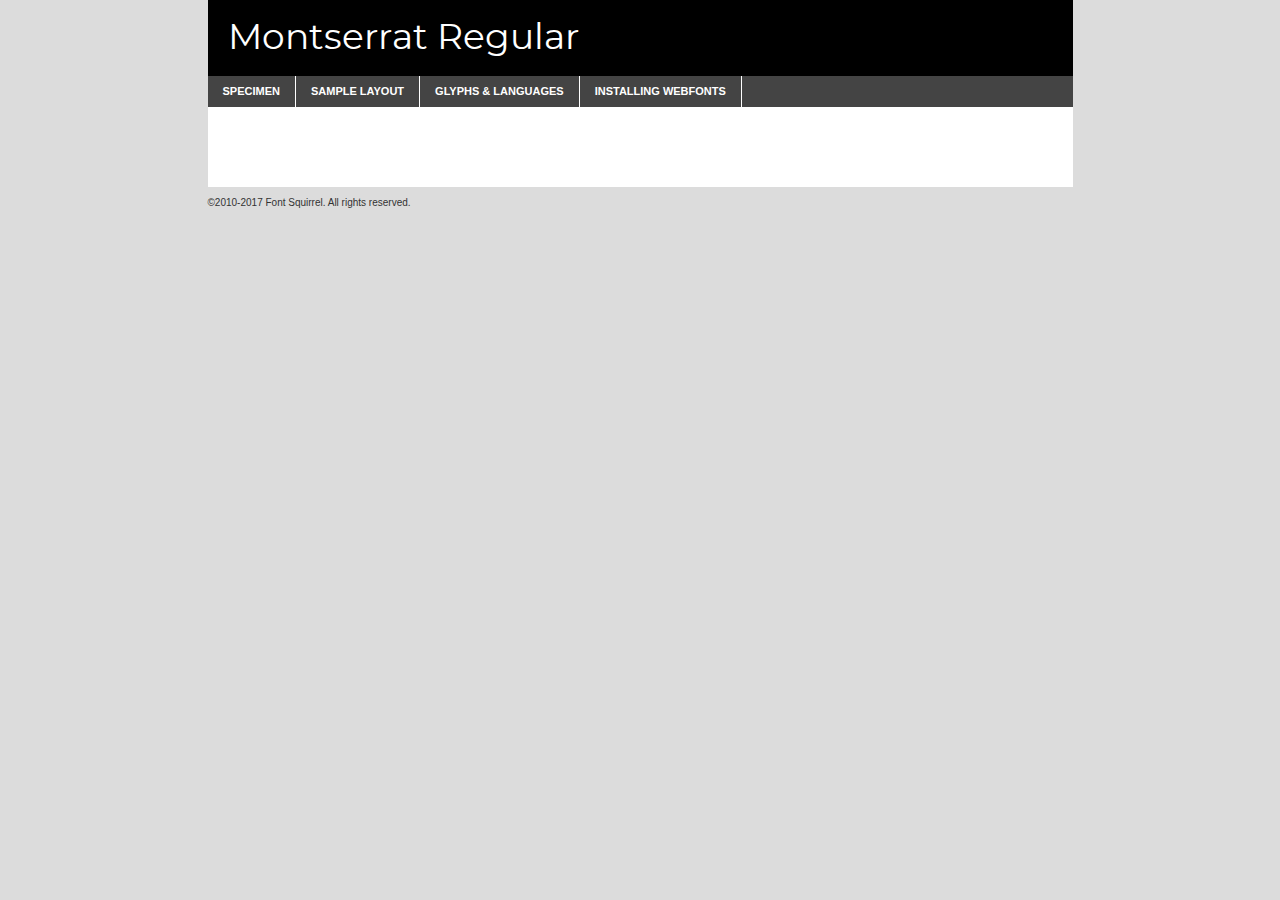
<file: restaurant-page/Montserratfont/montserrat-regular-demo.html>
<!DOCTYPE html PUBLIC "-//W3C//DTD XHTML 1.0 Transitional//EN"
	"http://www.w3.org/TR/xhtml1/DTD/xhtml1-transitional.dtd">

<html xmlns="http://www.w3.org/1999/xhtml" xml:lang="en" lang="en">
<head>
	<meta http-equiv="Content-Type" content="text/html; charset=utf-8" />
	<script src="http://ajax.googleapis.com/ajax/libs/jquery/1.7.2/jquery.min.js" type="text/javascript" charset="utf-8"></script>
	<script type="text/javascript">
	(function($){$.fn.easyTabs=function(option){var param=jQuery.extend({fadeSpeed:"fast",defaultContent:1,activeClass:'active'},option);$(this).each(function(){var thisId="#"+this.id;if(param.defaultContent==''){param.defaultContent=1;}
	if(typeof param.defaultContent=="number")
	{var defaultTab=$(thisId+" .tabs li:eq("+(param.defaultContent-1)+") a").attr('href').substr(1);}else{var defaultTab=param.defaultContent;}
	$(thisId+" .tabs li a").each(function(){var tabToHide=$(this).attr('href').substr(1);$("#"+tabToHide).addClass('easytabs-tab-content');});hideAll();changeContent(defaultTab);function hideAll(){$(thisId+" .easytabs-tab-content").hide();}
	function changeContent(tabId){hideAll();$(thisId+" .tabs li").removeClass(param.activeClass);$(thisId+" .tabs li a[href=#"+tabId+"]").closest('li').addClass(param.activeClass);if(param.fadeSpeed!="none")
	{$(thisId+" #"+tabId).fadeIn(param.fadeSpeed);}else{$(thisId+" #"+tabId).show();}}
	$(thisId+" .tabs li").click(function(){var tabId=$(this).find('a').attr('href').substr(1);changeContent(tabId);return false;});});}})(jQuery);
	</script>
	<link rel="stylesheet" href="specimen_files/specimen_stylesheet.css" type="text/css" charset="utf-8" />
	<link rel="stylesheet" href="stylesheet.css" type="text/css" charset="utf-8" />

	<style type="text/css">
					body{
				font-family: 'montserratregular';
							}
		</style>

	<title>Montserrat Regular Specimen</title>
	
	
	<script type="text/javascript" charset="utf-8">
		$(document).ready(function() {
			$('#container').easyTabs({defaultContent:1});
		});
	</script>
</head>

<body>
<div id="container">
	<div id="header">
		Montserrat Regular	</div>
	<ul class="tabs">
		<li><a href="#specimen">Specimen</a></li>
		<li><a href="#layout">Sample Layout</a></li>
				<li><a href="#glyphs">Glyphs &amp; Languages</a></li>
		<li><a href="#installing">Installing Webfonts</a></li>
		
	</ul>
	
	<div id="main_content">

		
			<div id="specimen">
		
				<div class="section">
					<div class="grid12 firstcol">
						<div class="huge">AaBb</div>
					</div>
				</div>
		
				<div class="section">
					<div class="glyph_range">A&#x200B;B&#x200b;C&#x200b;D&#x200b;E&#x200b;F&#x200b;G&#x200b;H&#x200b;I&#x200b;J&#x200b;K&#x200b;L&#x200b;M&#x200b;N&#x200b;O&#x200b;P&#x200b;Q&#x200b;R&#x200b;S&#x200b;T&#x200b;U&#x200b;V&#x200b;W&#x200b;X&#x200b;Y&#x200b;Z&#x200b;a&#x200b;b&#x200b;c&#x200b;d&#x200b;e&#x200b;f&#x200b;g&#x200b;h&#x200b;i&#x200b;j&#x200b;k&#x200b;l&#x200b;m&#x200b;n&#x200b;o&#x200b;p&#x200b;q&#x200b;r&#x200b;s&#x200b;t&#x200b;u&#x200b;v&#x200b;w&#x200b;x&#x200b;y&#x200b;z&#x200b;1&#x200b;2&#x200b;3&#x200b;4&#x200b;5&#x200b;6&#x200b;7&#x200b;8&#x200b;9&#x200b;0&#x200b;&amp;&#x200b;.&#x200b;,&#x200b;?&#x200b;!&#x200b;&#64;&#x200b;(&#x200b;)&#x200b;#&#x200b;$&#x200b;%&#x200b;*&#x200b;+&#x200b;-&#x200b;=&#x200b;:&#x200b;;</div>
				</div>
				<div class="section">
					<div class="grid12 firstcol">
						<table class="sample_table">
							<tr><td>10</td><td class="size10">abcdefghijklmnopqrstuvwxyzABCDEFGHIJKLMNOPQRSTUVWXYZ0123456789abcdefghijklmnopqrstuvwxyzABCDEFGHIJKLMNOPQRSTUVWXYZ0123456789abcdefghijklmnopqrstuvwxyzABCDEFGHIJKLMNOPQRSTUVWXYZ</td></tr>
							<tr><td>11</td><td class="size11">abcdefghijklmnopqrstuvwxyzABCDEFGHIJKLMNOPQRSTUVWXYZ0123456789abcdefghijklmnopqrstuvwxyzABCDEFGHIJKLMNOPQRSTUVWXYZ0123456789abcdefghijklmnopqrstuvwxyzABCDEFGHIJKLMNOPQRSTUVWXYZ</td></tr>
							<tr><td>12</td><td class="size12">abcdefghijklmnopqrstuvwxyzABCDEFGHIJKLMNOPQRSTUVWXYZ0123456789abcdefghijklmnopqrstuvwxyzABCDEFGHIJKLMNOPQRSTUVWXYZ0123456789abcdefghijklmnopqrstuvwxyzABCDEFGHIJKLMNOPQRSTUVWXYZ</td></tr>
							<tr><td>13</td><td class="size13">abcdefghijklmnopqrstuvwxyzABCDEFGHIJKLMNOPQRSTUVWXYZ0123456789abcdefghijklmnopqrstuvwxyzABCDEFGHIJKLMNOPQRSTUVWXYZ0123456789abcdefghijklmnopqrstuvwxyzABCDEFGHIJKLMNOPQRSTUVWXYZ</td></tr>
							<tr><td>14</td><td class="size14">abcdefghijklmnopqrstuvwxyzABCDEFGHIJKLMNOPQRSTUVWXYZ0123456789abcdefghijklmnopqrstuvwxyzABCDEFGHIJKLMNOPQRSTUVWXYZ0123456789abcdefghijklmnopqrstuvwxyzABCDEFGHIJKLMNOPQRSTUVWXYZ</td></tr>
							<tr><td>16</td><td class="size16">abcdefghijklmnopqrstuvwxyzABCDEFGHIJKLMNOPQRSTUVWXYZ0123456789abcdefghijklmnopqrstuvwxyzABCDEFGHIJKLMNOPQRSTUVWXYZ</td></tr>
							<tr><td>18</td><td class="size18">abcdefghijklmnopqrstuvwxyzABCDEFGHIJKLMNOPQRSTUVWXYZ0123456789abcdefghijklmnopqrstuvwxyzABCDEFGHIJKLMNOPQRSTUVWXYZ</td></tr>
							<tr><td>20</td><td class="size20">abcdefghijklmnopqrstuvwxyzABCDEFGHIJKLMNOPQRSTUVWXYZ0123456789abcdefghijklmnopqrstuvwxyzABCDEFGHIJKLMNOPQRSTUVWXYZ</td></tr>
							<tr><td>24</td><td class="size24">abcdefghijklmnopqrstuvwxyzABCDEFGHIJKLMNOPQRSTUVWXYZ0123456789abcdefghijklmnopqrstuvwxyzABCDEFGHIJKLMNOPQRSTUVWXYZ</td></tr>
							<tr><td>30</td><td class="size30">abcdefghijklmnopqrstuvwxyzABCDEFGHIJKLMNOPQRSTUVWXYZ0123456789abcdefghijklmnopqrstuvwxyzABCDEFGHIJKLMNOPQRSTUVWXYZ</td></tr>
							<tr><td>36</td><td class="size36">abcdefghijklmnopqrstuvwxyzABCDEFGHIJKLMNOPQRSTUVWXYZ0123456789abcdefghijklmnopqrstuvwxyzABCDEFGHIJKLMNOPQRSTUVWXYZ</td></tr>
							<tr><td>48</td><td class="size48">abcdefghijklmnopqrstuvwxyzABCDEFGHIJKLMNOPQRSTUVWXYZ0123456789abcdefghijklmnopqrstuvwxyzABCDEFGHIJKLMNOPQRSTUVWXYZ</td></tr>
							<tr><td>60</td><td class="size60">abcdefghijklmnopqrstuvwxyzABCDEFGHIJKLMNOPQRSTUVWXYZ0123456789abcdefghijklmnopqrstuvwxyzABCDEFGHIJKLMNOPQRSTUVWXYZ</td></tr>
							<tr><td>72</td><td class="size72">abcdefghijklmnopqrstuvwxyzABCDEFGHIJKLMNOPQRSTUVWXYZ0123456789abcdefghijklmnopqrstuvwxyzABCDEFGHIJKLMNOPQRSTUVWXYZ</td></tr>
							<tr><td>90</td><td class="size90">abcdefghijklmnopqrstuvwxyzABCDEFGHIJKLMNOPQRSTUVWXYZ0123456789abcdefghijklmnopqrstuvwxyzABCDEFGHIJKLMNOPQRSTUVWXYZ</td></tr>
						</table>
				
					</div>
			
				</div>
		
		
		
								<div class="section" id="bodycomparison">


										<div id="xheight">
				<div class="fontbody">&#x25FC;&#x25FC;&#x25FC;&#x25FC;&#x25FC;&#x25FC;&#x25FC;&#x25FC;&#x25FC;&#x25FC;&#x25FC;&#x25FC;&#x25FC;&#x25FC;&#x25FC;&#x25FC;&#x25FC;&#x25FC;&#x25FC;&#x25FC;&#x25FC;&#x25FC;&#x25FC;&#x25FC;&#x25FC;&#x25FC;&#x25FC;&#x25FC;&#x25FC;&#x25FC;&#x25FC;&#x25FC;&#x25FC;&#x25FC;&#x25FC;&#x25FC;&#x25FC;&#x25FC;&#x25FC;&#x25FC;&#x25FC;&#x25FC;&#x25FC;&#x25FC;&#x25FC;&#x25FC;&#x25FC;&#x25FC;&#x25FC;&#x25FC;&#x25FC;&#x25FC;&#x25FC;&#x25FC;&#x25FC;&#x25FC;&#x25FC;&#x25FC;&#x25FC;&#x25FC;&#x25FC;&#x25FC;&#x25FC;&#x25FC;&#x25FC;&#x25FC;&#x25FC;&#x25FC;&#x25FC;&#x25FC;&#x25FC;&#x25FC;&#x25FC;&#x25FC;&#x25FC;&#x25FC;&#x25FC;&#x25FC;&#x25FC;&#x25FC;&#x25FC;&#x25FC;&#x25FC;&#x25FC;&#x25FC;&#x25FC;&#x25FC;&#x25FC;&#x25FC;&#x25FC;&#x25FC;&#x25FC;&#x25FC;&#x25FC;&#x25FC;&#x25FC;&#x25FC;&#x25FC;&#x25FC;body</div><div class="arialbody">body</div><div class="verdanabody">body</div><div class="georgiabody">body</div></div>
										<div class="fontbody" style="z-index:1">
											body<span>Montserrat Regular</span>
										</div>
										<div class="arialbody" style="z-index:1">
											body<span>Arial</span>
										</div>
										<div class="verdanabody" style="z-index:1">
											body<span>Verdana</span>
										</div>
										<div class="georgiabody" style="z-index:1">
											body<span>Georgia</span>
										</div>



								</div>
		
		
				<div class="section psample psample_row1" id="">
					
					<div class="grid2 firstcol">
						<p class="size10"><span>10.</span>Aenean lacinia bibendum nulla sed consectetur. Fusce dapibus, tellus ac cursus commodo, tortor mauris condimentum nibh, ut fermentum massa justo sit amet risus. Nullam id dolor id nibh ultricies vehicula ut id elit. Cum sociis natoque penatibus et magnis dis parturient montes, nascetur ridiculus mus. Nulla vitae elit libero, a pharetra augue.</p>
			
					</div>
					<div class="grid3">
						<p class="size11"><span>11.</span>Aenean lacinia bibendum nulla sed consectetur. Fusce dapibus, tellus ac cursus commodo, tortor mauris condimentum nibh, ut fermentum massa justo sit amet risus. Nullam id dolor id nibh ultricies vehicula ut id elit. Cum sociis natoque penatibus et magnis dis parturient montes, nascetur ridiculus mus. Nulla vitae elit libero, a pharetra augue.</p>
			
					</div>
					<div class="grid3">
						<p class="size12"><span>12.</span>Aenean lacinia bibendum nulla sed consectetur. Fusce dapibus, tellus ac cursus commodo, tortor mauris condimentum nibh, ut fermentum massa justo sit amet risus. Nullam id dolor id nibh ultricies vehicula ut id elit. Cum sociis natoque penatibus et magnis dis parturient montes, nascetur ridiculus mus. Nulla vitae elit libero, a pharetra augue.</p>
			
					</div>
					<div class="grid4">
						<p class="size13"><span>13.</span>Aenean lacinia bibendum nulla sed consectetur. Fusce dapibus, tellus ac cursus commodo, tortor mauris condimentum nibh, ut fermentum massa justo sit amet risus. Nullam id dolor id nibh ultricies vehicula ut id elit. Cum sociis natoque penatibus et magnis dis parturient montes, nascetur ridiculus mus. Nulla vitae elit libero, a pharetra augue.</p>
			
					</div>
					<div class="white_blend"></div>
					
				</div>
				<div class="section psample psample_row2" id="">
					<div class="grid3 firstcol">
						<p class="size14"><span>14.</span>Aenean lacinia bibendum nulla sed consectetur. Fusce dapibus, tellus ac cursus commodo, tortor mauris condimentum nibh, ut fermentum massa justo sit amet risus. Nullam id dolor id nibh ultricies vehicula ut id elit. Cum sociis natoque penatibus et magnis dis parturient montes, nascetur ridiculus mus. Nulla vitae elit libero, a pharetra augue.</p>
			
					</div>
					<div class="grid4">
						<p class="size16"><span>16.</span>Aenean lacinia bibendum nulla sed consectetur. Fusce dapibus, tellus ac cursus commodo, tortor mauris condimentum nibh, ut fermentum massa justo sit amet risus. Nullam id dolor id nibh ultricies vehicula ut id elit. Cum sociis natoque penatibus et magnis dis parturient montes, nascetur ridiculus mus. Nulla vitae elit libero, a pharetra augue.</p>
			
					</div>
					<div class="grid5">
						<p class="size18"><span>18.</span>Aenean lacinia bibendum nulla sed consectetur. Fusce dapibus, tellus ac cursus commodo, tortor mauris condimentum nibh, ut fermentum massa justo sit amet risus. Nullam id dolor id nibh ultricies vehicula ut id elit. Cum sociis natoque penatibus et magnis dis parturient montes, nascetur ridiculus mus. Nulla vitae elit libero, a pharetra augue.</p>
			
					</div>

					<div class="white_blend"></div>

				</div>
				
				<div class="section psample psample_row3" id="">
					<div class="grid5 firstcol">
						<p class="size20"><span>20.</span>Aenean lacinia bibendum nulla sed consectetur. Fusce dapibus, tellus ac cursus commodo, tortor mauris condimentum nibh, ut fermentum massa justo sit amet risus. Nullam id dolor id nibh ultricies vehicula ut id elit. Cum sociis natoque penatibus et magnis dis parturient montes, nascetur ridiculus mus. Nulla vitae elit libero, a pharetra augue.</p>
					</div>
					<div class="grid7">
						<p class="size24"><span>24.</span>Aenean lacinia bibendum nulla sed consectetur. Fusce dapibus, tellus ac cursus commodo, tortor mauris condimentum nibh, ut fermentum massa justo sit amet risus. Nullam id dolor id nibh ultricies vehicula ut id elit. Cum sociis natoque penatibus et magnis dis parturient montes, nascetur ridiculus mus. Nulla vitae elit libero, a pharetra augue.</p>
					</div>
					
					<div class="white_blend"></div>
					
				</div>
				
				<div class="section psample psample_row4" id="">
					<div class="grid12 firstcol">
						<p class="size30"><span>30.</span>Aenean lacinia bibendum nulla sed consectetur. Fusce dapibus, tellus ac cursus commodo, tortor mauris condimentum nibh, ut fermentum massa justo sit amet risus. Nullam id dolor id nibh ultricies vehicula ut id elit. Cum sociis natoque penatibus et magnis dis parturient montes, nascetur ridiculus mus. Nulla vitae elit libero, a pharetra augue.</p>
					</div>
					<div class="white_blend"></div>
					
				</div>
				
				
				
				<div class="section psample psample_row1 fullreverse">
					<div class="grid2 firstcol">
						<p class="size10"><span>10.</span>Aenean lacinia bibendum nulla sed consectetur. Fusce dapibus, tellus ac cursus commodo, tortor mauris condimentum nibh, ut fermentum massa justo sit amet risus. Nullam id dolor id nibh ultricies vehicula ut id elit. Cum sociis natoque penatibus et magnis dis parturient montes, nascetur ridiculus mus. Nulla vitae elit libero, a pharetra augue.</p>
			
					</div>
					<div class="grid3">
						<p class="size11"><span>11.</span>Aenean lacinia bibendum nulla sed consectetur. Fusce dapibus, tellus ac cursus commodo, tortor mauris condimentum nibh, ut fermentum massa justo sit amet risus. Nullam id dolor id nibh ultricies vehicula ut id elit. Cum sociis natoque penatibus et magnis dis parturient montes, nascetur ridiculus mus. Nulla vitae elit libero, a pharetra augue.</p>
			
					</div>
					<div class="grid3">
						<p class="size12"><span>12.</span>Aenean lacinia bibendum nulla sed consectetur. Fusce dapibus, tellus ac cursus commodo, tortor mauris condimentum nibh, ut fermentum massa justo sit amet risus. Nullam id dolor id nibh ultricies vehicula ut id elit. Cum sociis natoque penatibus et magnis dis parturient montes, nascetur ridiculus mus. Nulla vitae elit libero, a pharetra augue.</p>
			
					</div>
					<div class="grid4">
						<p class="size13"><span>13.</span>Aenean lacinia bibendum nulla sed consectetur. Fusce dapibus, tellus ac cursus commodo, tortor mauris condimentum nibh, ut fermentum massa justo sit amet risus. Nullam id dolor id nibh ultricies vehicula ut id elit. Cum sociis natoque penatibus et magnis dis parturient montes, nascetur ridiculus mus. Nulla vitae elit libero, a pharetra augue.</p>
			
					</div>
					<div class="black_blend"></div>
					
				</div>
				
				<div class="section psample psample_row2 fullreverse">
					<div class="grid3 firstcol">
						<p class="size14"><span>14.</span>Aenean lacinia bibendum nulla sed consectetur. Fusce dapibus, tellus ac cursus commodo, tortor mauris condimentum nibh, ut fermentum massa justo sit amet risus. Nullam id dolor id nibh ultricies vehicula ut id elit. Cum sociis natoque penatibus et magnis dis parturient montes, nascetur ridiculus mus. Nulla vitae elit libero, a pharetra augue.</p>
			
					</div>
					<div class="grid4">
						<p class="size16"><span>16.</span>Aenean lacinia bibendum nulla sed consectetur. Fusce dapibus, tellus ac cursus commodo, tortor mauris condimentum nibh, ut fermentum massa justo sit amet risus. Nullam id dolor id nibh ultricies vehicula ut id elit. Cum sociis natoque penatibus et magnis dis parturient montes, nascetur ridiculus mus. Nulla vitae elit libero, a pharetra augue.</p>
			
					</div>
					<div class="grid5">
						<p class="size18"><span>18.</span>Aenean lacinia bibendum nulla sed consectetur. Fusce dapibus, tellus ac cursus commodo, tortor mauris condimentum nibh, ut fermentum massa justo sit amet risus. Nullam id dolor id nibh ultricies vehicula ut id elit. Cum sociis natoque penatibus et magnis dis parturient montes, nascetur ridiculus mus. Nulla vitae elit libero, a pharetra augue.</p>
			
					</div>
					<div class="black_blend"></div>

				</div>
				
				<div class="section psample fullreverse psample_row3" id="">
					<div class="grid5 firstcol">
						<p class="size20"><span>20.</span>Aenean lacinia bibendum nulla sed consectetur. Fusce dapibus, tellus ac cursus commodo, tortor mauris condimentum nibh, ut fermentum massa justo sit amet risus. Nullam id dolor id nibh ultricies vehicula ut id elit. Cum sociis natoque penatibus et magnis dis parturient montes, nascetur ridiculus mus. Nulla vitae elit libero, a pharetra augue.</p>
					</div>
					<div class="grid7">
						<p class="size24"><span>24.</span>Aenean lacinia bibendum nulla sed consectetur. Fusce dapibus, tellus ac cursus commodo, tortor mauris condimentum nibh, ut fermentum massa justo sit amet risus. Nullam id dolor id nibh ultricies vehicula ut id elit. Cum sociis natoque penatibus et magnis dis parturient montes, nascetur ridiculus mus. Nulla vitae elit libero, a pharetra augue.</p>
					</div>
					
					<div class="black_blend"></div>
					
				</div>
				
				<div class="section psample fullreverse psample_row4" id="" style="border-bottom: 20px #000 solid;">
					<div class="grid12 firstcol">
						<p class="size30"><span>30.</span>Aenean lacinia bibendum nulla sed consectetur. Fusce dapibus, tellus ac cursus commodo, tortor mauris condimentum nibh, ut fermentum massa justo sit amet risus. Nullam id dolor id nibh ultricies vehicula ut id elit. Cum sociis natoque penatibus et magnis dis parturient montes, nascetur ridiculus mus. Nulla vitae elit libero, a pharetra augue.</p>
					</div>
					<div class="black_blend"></div>
					
				</div>
				
				
				
				
			</div>
			
			<div id="layout">
				
				<div class="section">
					
					<div class="grid12 firstcol">
						<h1>Lorem Ipsum Dolor</h1>
						<h2>Etiam porta sem malesuada magna mollis euismod</h2>
						
						<p class="byline">By <a href="#link">Aenean Lacinia</a></p>
					</div>
				</div>
				<div class="section">
					<div class="grid8 firstcol">
						<p class="large">Donec sed odio dui. Morbi leo risus, porta ac consectetur ac, vestibulum at eros. Fusce dapibus, tellus ac cursus commodo, tortor mauris condimentum nibh, ut fermentum massa justo sit amet risus. </p>

						
						<h3>Pellentesque ornare sem</h3>

						<p>Maecenas sed diam eget risus varius blandit sit amet non magna. Maecenas faucibus mollis interdum. Donec ullamcorper nulla non metus auctor fringilla. Nullam id dolor id nibh ultricies vehicula ut id elit. Nullam id dolor id nibh ultricies vehicula ut id elit. </p>

						<p>Aenean eu leo quam. Pellentesque ornare sem lacinia quam venenatis vestibulum. Lorem ipsum dolor sit amet, consectetur adipiscing elit. Cum sociis natoque penatibus et magnis dis parturient montes, nascetur ridiculus mus. </p>

						<p>Nulla vitae elit libero, a pharetra augue. Praesent commodo cursus magna, vel scelerisque nisl consectetur et. Aenean lacinia bibendum nulla sed consectetur. </p>

						<p>Nullam quis risus eget urna mollis ornare vel eu leo. Nullam quis risus eget urna mollis ornare vel eu leo. Maecenas sed diam eget risus varius blandit sit amet non magna. Donec ullamcorper nulla non metus auctor fringilla. </p>

						<h3>Cras mattis consectetur</h3>

						<p>Aenean eu leo quam. Pellentesque ornare sem lacinia quam venenatis vestibulum. Aenean lacinia bibendum nulla sed consectetur. Integer posuere erat a ante venenatis dapibus posuere velit aliquet. Cras mattis consectetur purus sit amet fermentum. </p>

						<p>Nullam id dolor id nibh ultricies vehicula ut id elit. Nullam quis risus eget urna mollis ornare vel eu leo. Cras mattis consectetur purus sit amet fermentum.</p>
					</div>
					
					<div class="grid4 sidebar">
						
						<div class="box reverse">
							<p class="last">Nullam quis risus eget urna mollis ornare vel eu leo. Donec ullamcorper nulla non metus auctor fringilla. Cras mattis consectetur purus sit amet fermentum. Sed posuere consectetur est at lobortis. Lorem ipsum dolor sit amet, consectetur adipiscing elit. </p>
						</div>
						
						<p class="caption">Maecenas sed diam eget risus varius.</p>

						<p>Vestibulum id ligula porta felis euismod semper. Integer posuere erat a ante venenatis dapibus posuere velit aliquet. Vestibulum id ligula porta felis euismod semper. Sed posuere consectetur est at lobortis. Maecenas sed diam eget risus varius blandit sit amet non magna. Fusce dapibus, tellus ac cursus commodo, tortor mauris condimentum nibh, ut fermentum massa justo sit amet risus. </p>

					

						<p>Duis mollis, est non commodo luctus, nisi erat porttitor ligula, eget lacinia odio sem nec elit. Aenean lacinia bibendum nulla sed consectetur. Vivamus sagittis lacus vel augue laoreet rutrum faucibus dolor auctor. Aenean lacinia bibendum nulla sed consectetur. Nullam quis risus eget urna mollis ornare vel eu leo. </p>

						<p>Praesent commodo cursus magna, vel scelerisque nisl consectetur et. Donec ullamcorper nulla non metus auctor fringilla. Maecenas faucibus mollis interdum. Fusce dapibus, tellus ac cursus commodo, tortor mauris condimentum nibh, ut fermentum massa justo sit amet risus. </p>

					</div>
				</div>
				
			</div>


			



		<div id="glyphs">
			<div class="section">
				<div class="grid12 firstcol">
			
				<h1>Language Support</h1>
				<p>The subset of Montserrat Regular in this kit supports the following languages:<br />
			
					Albanian, Basque, Breton, Chamorro, Danish, Dutch, English, Faroese, Finnish, French, Frisian, Galician, German, Icelandic, Italian, Malagasy, Norwegian, Portuguese, Spanish, Alsatian, Aragonese, Arapaho, Arrernte, Asturian, Aymara, Bislama, Cebuano, Corsican, Fijian, French_creole, Genoese, Gilbertese, Greenlandic, Haitian_creole, Hiligaynon, Hmong, Hopi, Ibanag, Iloko_ilokano, Indonesian, Interglossa_glosa, Interlingua, Irish_gaelic, Jerriais, Lojban, Lombard, Luxembourgeois, Manx, Mohawk, Norfolk_pitcairnese, Occitan, Oromo, Pangasinan, Papiamento, Piedmontese, Potawatomi, Rhaeto-romance, Romansh, Rotokas, Sami_lule, Samoan, Sardinian, Scots_gaelic, Seychelles_creole, Shona, Sicilian, Somali, Southern_ndebele, Swahili, Swati_swazi, Tagalog_filipino_pilipino, Tetum, Tok_pisin, Uyghur_latinized, Volapuk, Walloon, Warlpiri, Xhosa, Yapese, Zulu, Latinbasic, Ubasic, Demo				</p>
				<h1>Glyph Chart</h1>
				<p>The subset of Montserrat Regular in this kit includes all the glyphs listed below. Unicode entities are included above each glyph to help you insert individual characters into your layout.</p>
				<div id="glyph_chart">
			
																														 <div><p>&amp;#13;</p>&#13;</div>
																				 <div><p>&amp;#32;</p>&#32;</div>
																				 <div><p>&amp;#33;</p>&#33;</div>
																				 <div><p>&amp;#34;</p>&#34;</div>
																				 <div><p>&amp;#35;</p>&#35;</div>
																				 <div><p>&amp;#36;</p>&#36;</div>
																				 <div><p>&amp;#37;</p>&#37;</div>
																				 <div><p>&amp;#38;</p>&#38;</div>
																				 <div><p>&amp;#39;</p>&#39;</div>
																				 <div><p>&amp;#40;</p>&#40;</div>
																				 <div><p>&amp;#41;</p>&#41;</div>
																				 <div><p>&amp;#42;</p>&#42;</div>
																				 <div><p>&amp;#43;</p>&#43;</div>
																				 <div><p>&amp;#44;</p>&#44;</div>
																				 <div><p>&amp;#45;</p>&#45;</div>
																				 <div><p>&amp;#46;</p>&#46;</div>
																				 <div><p>&amp;#47;</p>&#47;</div>
																				 <div><p>&amp;#48;</p>&#48;</div>
																				 <div><p>&amp;#49;</p>&#49;</div>
																				 <div><p>&amp;#50;</p>&#50;</div>
																				 <div><p>&amp;#51;</p>&#51;</div>
																				 <div><p>&amp;#52;</p>&#52;</div>
																				 <div><p>&amp;#53;</p>&#53;</div>
																				 <div><p>&amp;#54;</p>&#54;</div>
																				 <div><p>&amp;#55;</p>&#55;</div>
																				 <div><p>&amp;#56;</p>&#56;</div>
																				 <div><p>&amp;#57;</p>&#57;</div>
																				 <div><p>&amp;#58;</p>&#58;</div>
																				 <div><p>&amp;#59;</p>&#59;</div>
																				 <div><p>&amp;#60;</p>&#60;</div>
																				 <div><p>&amp;#61;</p>&#61;</div>
																				 <div><p>&amp;#62;</p>&#62;</div>
																				 <div><p>&amp;#63;</p>&#63;</div>
																				 <div><p>&amp;#64;</p>&#64;</div>
																				 <div><p>&amp;#65;</p>&#65;</div>
																				 <div><p>&amp;#66;</p>&#66;</div>
																				 <div><p>&amp;#67;</p>&#67;</div>
																				 <div><p>&amp;#68;</p>&#68;</div>
																				 <div><p>&amp;#69;</p>&#69;</div>
																				 <div><p>&amp;#70;</p>&#70;</div>
																				 <div><p>&amp;#71;</p>&#71;</div>
																				 <div><p>&amp;#72;</p>&#72;</div>
																				 <div><p>&amp;#73;</p>&#73;</div>
																				 <div><p>&amp;#74;</p>&#74;</div>
																				 <div><p>&amp;#75;</p>&#75;</div>
																				 <div><p>&amp;#76;</p>&#76;</div>
																				 <div><p>&amp;#77;</p>&#77;</div>
																				 <div><p>&amp;#78;</p>&#78;</div>
																				 <div><p>&amp;#79;</p>&#79;</div>
																				 <div><p>&amp;#80;</p>&#80;</div>
																				 <div><p>&amp;#81;</p>&#81;</div>
																				 <div><p>&amp;#82;</p>&#82;</div>
																				 <div><p>&amp;#83;</p>&#83;</div>
																				 <div><p>&amp;#84;</p>&#84;</div>
																				 <div><p>&amp;#85;</p>&#85;</div>
																				 <div><p>&amp;#86;</p>&#86;</div>
																				 <div><p>&amp;#87;</p>&#87;</div>
																				 <div><p>&amp;#88;</p>&#88;</div>
																				 <div><p>&amp;#89;</p>&#89;</div>
																				 <div><p>&amp;#90;</p>&#90;</div>
																				 <div><p>&amp;#91;</p>&#91;</div>
																				 <div><p>&amp;#92;</p>&#92;</div>
																				 <div><p>&amp;#93;</p>&#93;</div>
																				 <div><p>&amp;#94;</p>&#94;</div>
																				 <div><p>&amp;#95;</p>&#95;</div>
																				 <div><p>&amp;#96;</p>&#96;</div>
																				 <div><p>&amp;#97;</p>&#97;</div>
																				 <div><p>&amp;#98;</p>&#98;</div>
																				 <div><p>&amp;#99;</p>&#99;</div>
																				 <div><p>&amp;#100;</p>&#100;</div>
																				 <div><p>&amp;#101;</p>&#101;</div>
																				 <div><p>&amp;#102;</p>&#102;</div>
																				 <div><p>&amp;#103;</p>&#103;</div>
																				 <div><p>&amp;#104;</p>&#104;</div>
																				 <div><p>&amp;#105;</p>&#105;</div>
																				 <div><p>&amp;#106;</p>&#106;</div>
																				 <div><p>&amp;#107;</p>&#107;</div>
																				 <div><p>&amp;#108;</p>&#108;</div>
																				 <div><p>&amp;#109;</p>&#109;</div>
																				 <div><p>&amp;#110;</p>&#110;</div>
																				 <div><p>&amp;#111;</p>&#111;</div>
																				 <div><p>&amp;#112;</p>&#112;</div>
																				 <div><p>&amp;#113;</p>&#113;</div>
																				 <div><p>&amp;#114;</p>&#114;</div>
																				 <div><p>&amp;#115;</p>&#115;</div>
																				 <div><p>&amp;#116;</p>&#116;</div>
																				 <div><p>&amp;#117;</p>&#117;</div>
																				 <div><p>&amp;#118;</p>&#118;</div>
																				 <div><p>&amp;#119;</p>&#119;</div>
																				 <div><p>&amp;#120;</p>&#120;</div>
																				 <div><p>&amp;#121;</p>&#121;</div>
																				 <div><p>&amp;#122;</p>&#122;</div>
																				 <div><p>&amp;#123;</p>&#123;</div>
																				 <div><p>&amp;#124;</p>&#124;</div>
																				 <div><p>&amp;#125;</p>&#125;</div>
																				 <div><p>&amp;#126;</p>&#126;</div>
																				 <div><p>&amp;#160;</p>&#160;</div>
																				 <div><p>&amp;#161;</p>&#161;</div>
																				 <div><p>&amp;#162;</p>&#162;</div>
																				 <div><p>&amp;#163;</p>&#163;</div>
																				 <div><p>&amp;#164;</p>&#164;</div>
																				 <div><p>&amp;#165;</p>&#165;</div>
																				 <div><p>&amp;#166;</p>&#166;</div>
																				 <div><p>&amp;#167;</p>&#167;</div>
																				 <div><p>&amp;#168;</p>&#168;</div>
																				 <div><p>&amp;#169;</p>&#169;</div>
																				 <div><p>&amp;#170;</p>&#170;</div>
																				 <div><p>&amp;#171;</p>&#171;</div>
																				 <div><p>&amp;#172;</p>&#172;</div>
																				 <div><p>&amp;#173;</p>&#173;</div>
																				 <div><p>&amp;#174;</p>&#174;</div>
																				 <div><p>&amp;#175;</p>&#175;</div>
																				 <div><p>&amp;#176;</p>&#176;</div>
																				 <div><p>&amp;#177;</p>&#177;</div>
																				 <div><p>&amp;#178;</p>&#178;</div>
																				 <div><p>&amp;#179;</p>&#179;</div>
																				 <div><p>&amp;#180;</p>&#180;</div>
																				 <div><p>&amp;#181;</p>&#181;</div>
																				 <div><p>&amp;#182;</p>&#182;</div>
																				 <div><p>&amp;#183;</p>&#183;</div>
																				 <div><p>&amp;#184;</p>&#184;</div>
																				 <div><p>&amp;#185;</p>&#185;</div>
																				 <div><p>&amp;#186;</p>&#186;</div>
																				 <div><p>&amp;#187;</p>&#187;</div>
																				 <div><p>&amp;#188;</p>&#188;</div>
																				 <div><p>&amp;#189;</p>&#189;</div>
																				 <div><p>&amp;#190;</p>&#190;</div>
																				 <div><p>&amp;#191;</p>&#191;</div>
																				 <div><p>&amp;#192;</p>&#192;</div>
																				 <div><p>&amp;#193;</p>&#193;</div>
																				 <div><p>&amp;#194;</p>&#194;</div>
																				 <div><p>&amp;#195;</p>&#195;</div>
																				 <div><p>&amp;#196;</p>&#196;</div>
																				 <div><p>&amp;#197;</p>&#197;</div>
																				 <div><p>&amp;#198;</p>&#198;</div>
																				 <div><p>&amp;#199;</p>&#199;</div>
																				 <div><p>&amp;#200;</p>&#200;</div>
																				 <div><p>&amp;#201;</p>&#201;</div>
																				 <div><p>&amp;#202;</p>&#202;</div>
																				 <div><p>&amp;#203;</p>&#203;</div>
																				 <div><p>&amp;#204;</p>&#204;</div>
																				 <div><p>&amp;#205;</p>&#205;</div>
																				 <div><p>&amp;#206;</p>&#206;</div>
																				 <div><p>&amp;#207;</p>&#207;</div>
																				 <div><p>&amp;#208;</p>&#208;</div>
																				 <div><p>&amp;#209;</p>&#209;</div>
																				 <div><p>&amp;#210;</p>&#210;</div>
																				 <div><p>&amp;#211;</p>&#211;</div>
																				 <div><p>&amp;#212;</p>&#212;</div>
																				 <div><p>&amp;#213;</p>&#213;</div>
																				 <div><p>&amp;#214;</p>&#214;</div>
																				 <div><p>&amp;#215;</p>&#215;</div>
																				 <div><p>&amp;#216;</p>&#216;</div>
																				 <div><p>&amp;#217;</p>&#217;</div>
																				 <div><p>&amp;#218;</p>&#218;</div>
																				 <div><p>&amp;#219;</p>&#219;</div>
																				 <div><p>&amp;#220;</p>&#220;</div>
																				 <div><p>&amp;#221;</p>&#221;</div>
																				 <div><p>&amp;#222;</p>&#222;</div>
																				 <div><p>&amp;#223;</p>&#223;</div>
																				 <div><p>&amp;#224;</p>&#224;</div>
																				 <div><p>&amp;#225;</p>&#225;</div>
																				 <div><p>&amp;#226;</p>&#226;</div>
																				 <div><p>&amp;#227;</p>&#227;</div>
																				 <div><p>&amp;#228;</p>&#228;</div>
																				 <div><p>&amp;#229;</p>&#229;</div>
																				 <div><p>&amp;#230;</p>&#230;</div>
																				 <div><p>&amp;#231;</p>&#231;</div>
																				 <div><p>&amp;#232;</p>&#232;</div>
																				 <div><p>&amp;#233;</p>&#233;</div>
																				 <div><p>&amp;#234;</p>&#234;</div>
																				 <div><p>&amp;#235;</p>&#235;</div>
																				 <div><p>&amp;#236;</p>&#236;</div>
																				 <div><p>&amp;#237;</p>&#237;</div>
																				 <div><p>&amp;#238;</p>&#238;</div>
																				 <div><p>&amp;#239;</p>&#239;</div>
																				 <div><p>&amp;#240;</p>&#240;</div>
																				 <div><p>&amp;#241;</p>&#241;</div>
																				 <div><p>&amp;#242;</p>&#242;</div>
																				 <div><p>&amp;#243;</p>&#243;</div>
																				 <div><p>&amp;#244;</p>&#244;</div>
																				 <div><p>&amp;#245;</p>&#245;</div>
																				 <div><p>&amp;#246;</p>&#246;</div>
																				 <div><p>&amp;#247;</p>&#247;</div>
																				 <div><p>&amp;#248;</p>&#248;</div>
																				 <div><p>&amp;#249;</p>&#249;</div>
																				 <div><p>&amp;#250;</p>&#250;</div>
																				 <div><p>&amp;#251;</p>&#251;</div>
																				 <div><p>&amp;#252;</p>&#252;</div>
																				 <div><p>&amp;#253;</p>&#253;</div>
																				 <div><p>&amp;#254;</p>&#254;</div>
																				 <div><p>&amp;#255;</p>&#255;</div>
																				 <div><p>&amp;#338;</p>&#338;</div>
																				 <div><p>&amp;#339;</p>&#339;</div>
																				 <div><p>&amp;#376;</p>&#376;</div>
																				 <div><p>&amp;#710;</p>&#710;</div>
																				 <div><p>&amp;#732;</p>&#732;</div>
																				 <div><p>&amp;#8192;</p>&#8192;</div>
																				 <div><p>&amp;#8193;</p>&#8193;</div>
																				 <div><p>&amp;#8194;</p>&#8194;</div>
																				 <div><p>&amp;#8195;</p>&#8195;</div>
																				 <div><p>&amp;#8196;</p>&#8196;</div>
																				 <div><p>&amp;#8197;</p>&#8197;</div>
																				 <div><p>&amp;#8198;</p>&#8198;</div>
																				 <div><p>&amp;#8199;</p>&#8199;</div>
																				 <div><p>&amp;#8200;</p>&#8200;</div>
																				 <div><p>&amp;#8201;</p>&#8201;</div>
																				 <div><p>&amp;#8202;</p>&#8202;</div>
																				 <div><p>&amp;#8208;</p>&#8208;</div>
																				 <div><p>&amp;#8209;</p>&#8209;</div>
																				 <div><p>&amp;#8210;</p>&#8210;</div>
																				 <div><p>&amp;#8211;</p>&#8211;</div>
																				 <div><p>&amp;#8212;</p>&#8212;</div>
																				 <div><p>&amp;#8216;</p>&#8216;</div>
																				 <div><p>&amp;#8217;</p>&#8217;</div>
																				 <div><p>&amp;#8218;</p>&#8218;</div>
																				 <div><p>&amp;#8220;</p>&#8220;</div>
																				 <div><p>&amp;#8221;</p>&#8221;</div>
																				 <div><p>&amp;#8222;</p>&#8222;</div>
																				 <div><p>&amp;#8226;</p>&#8226;</div>
																				 <div><p>&amp;#8230;</p>&#8230;</div>
																				 <div><p>&amp;#8239;</p>&#8239;</div>
																				 <div><p>&amp;#8249;</p>&#8249;</div>
																				 <div><p>&amp;#8250;</p>&#8250;</div>
																				 <div><p>&amp;#8287;</p>&#8287;</div>
																				 <div><p>&amp;#8364;</p>&#8364;</div>
																				 <div><p>&amp;#8482;</p>&#8482;</div>
																				 <div><p>&amp;#9724;</p>&#9724;</div>
																				 <div><p>&amp;#64257;</p>&#64257;</div>
																				 <div><p>&amp;#64258;</p>&#64258;</div>
																																						</div>	
				</div>
		
		
			</div>
		</div>
		
		
		<div id="specs">
			
		</div>
	
		<div id="installing">
			<div class="section">
				<div class="grid7 firstcol">
					<h1>Installing Webfonts</h1>
					
					<p>Webfonts are supported by all major browser platforms but not all in the same way. There are currently four different font formats that must be included in order to target all browsers. This includes TTF, WOFF, EOT and SVG.</p>
					
					<h2>1. Upload your webfonts</h2>
					<p>You must upload your webfont kit to your website. They should be in or near the same directory as your CSS files.</p>
					
					<h2>2. Include the webfont stylesheet</h2>
					<p>A special CSS @font-face declaration helps the various browsers select the appropriate font it needs without causing you a bunch of headaches. Learn more about this syntax by reading the <a href="https://www.fontspring.com/blog/further-hardening-of-the-bulletproof-syntax">Fontspring blog post</a> about it. The code for it is as follows:</p>


<code>
@font-face{ 
	font-family: 'MyWebFont';
	src: url('WebFont.eot');
	src: url('WebFont.eot?#iefix') format('embedded-opentype'),
	     url('WebFont.woff') format('woff'),
	     url('WebFont.ttf') format('truetype'),
	     url('WebFont.svg#webfont') format('svg');
}
</code>

	<p>We've already gone ahead and generated the code for you. All you have to do is link to the stylesheet in your HTML, like this:</p>
	<code>&lt;link rel=&quot;stylesheet&quot; href=&quot;stylesheet.css&quot; type=&quot;text/css&quot; charset=&quot;utf-8&quot; /&gt;</code>

					<h2>3. Modify your own stylesheet</h2>
					<p>To take advantage of your new fonts, you must tell your stylesheet to use them. Look at the original @font-face declaration above and find the property called "font-family." The name linked there will be what you use to reference the font. Prepend that webfont name to the font stack in the "font-family" property, inside the selector you want to change. For example:</p>
<code>p { font-family: 'WebFont', Arial, sans-serif; }</code>

<h2>4. Test</h2>
<p>Getting webfonts to work cross-browser <em>can</em> be tricky. Use the information in the sidebar to help you if you find that fonts aren't loading in a particular browser.</p>
				</div>
				
				<div class="grid5 sidebar">
					<div class="box">
						<h2>Troubleshooting<br />Font-Face Problems</h2>
						<p>Having trouble getting your webfonts to load in your new website? Here are some tips to sort out what might be the problem.</p>

						<h3>Fonts not showing in any browser</h3>

						<p>This sounds like you need to work on the plumbing. You either did not upload the fonts to the correct directory, or you did not link the fonts properly in the CSS. If you've confirmed that all this is correct and you still have a problem, take a look at your .htaccess file and see if requests are getting intercepted.</p>

						<h3>Fonts not loading in iPhone or iPad</h3>

						<p>The most common problem here is that you are serving the fonts from an IIS server. IIS refuses to serve files that have unknown MIME types. If that is the case, you must set the MIME type for SVG to "image/svg+xml" in the server settings. Follow these instructions from Microsoft if you need help.</p>

						<h3>Fonts not loading in Firefox</h3>

						<p>The primary reason for this failure? You are still using a version Firefox older than 3.5. So upgrade already! If that isn't it, then you are very likely serving fonts from a different domain. Firefox requires that all font assets be served from the same domain. Lastly it is possible that you need to add WOFF to your list of MIME types (if you are serving via IIS.)</p>

						<h3>Fonts not loading in IE</h3>

						<p>Are you looking at Internet Explorer on an actual Windows machine or are you cheating by using a service like Adobe BrowserLab? Many of these screenshot services do not render @font-face for IE. Best to test it on a real machine.</p>

						<h3>Fonts not loading in IE9</h3>

						<p>IE9, like Firefox, requires that fonts be served from the same domain as the website. Make sure that is the case.</p>
					</div>
				</div>
			</div>
			
		</div>
	
	</div>
	<div id="footer">
		<p>&copy;2010-2017 Font Squirrel. All rights reserved.</p>
	</div>
</div>
</body>
</html>
</file>
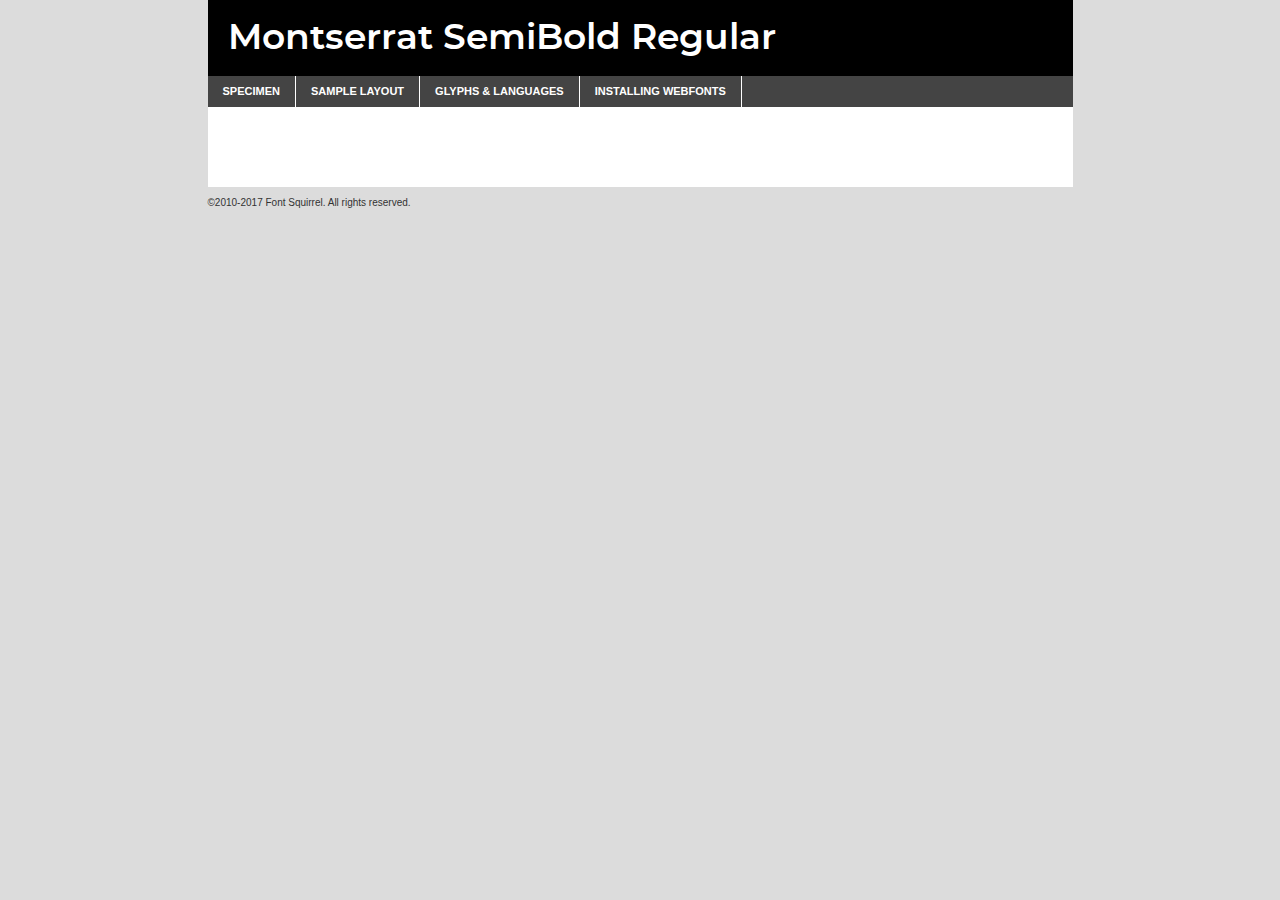
<file: restaurant-page/Montserratfont/montserrat-semibold-demo.html>
<!DOCTYPE html PUBLIC "-//W3C//DTD XHTML 1.0 Transitional//EN"
	"http://www.w3.org/TR/xhtml1/DTD/xhtml1-transitional.dtd">

<html xmlns="http://www.w3.org/1999/xhtml" xml:lang="en" lang="en">
<head>
	<meta http-equiv="Content-Type" content="text/html; charset=utf-8" />
	<script src="http://ajax.googleapis.com/ajax/libs/jquery/1.7.2/jquery.min.js" type="text/javascript" charset="utf-8"></script>
	<script type="text/javascript">
	(function($){$.fn.easyTabs=function(option){var param=jQuery.extend({fadeSpeed:"fast",defaultContent:1,activeClass:'active'},option);$(this).each(function(){var thisId="#"+this.id;if(param.defaultContent==''){param.defaultContent=1;}
	if(typeof param.defaultContent=="number")
	{var defaultTab=$(thisId+" .tabs li:eq("+(param.defaultContent-1)+") a").attr('href').substr(1);}else{var defaultTab=param.defaultContent;}
	$(thisId+" .tabs li a").each(function(){var tabToHide=$(this).attr('href').substr(1);$("#"+tabToHide).addClass('easytabs-tab-content');});hideAll();changeContent(defaultTab);function hideAll(){$(thisId+" .easytabs-tab-content").hide();}
	function changeContent(tabId){hideAll();$(thisId+" .tabs li").removeClass(param.activeClass);$(thisId+" .tabs li a[href=#"+tabId+"]").closest('li').addClass(param.activeClass);if(param.fadeSpeed!="none")
	{$(thisId+" #"+tabId).fadeIn(param.fadeSpeed);}else{$(thisId+" #"+tabId).show();}}
	$(thisId+" .tabs li").click(function(){var tabId=$(this).find('a').attr('href').substr(1);changeContent(tabId);return false;});});}})(jQuery);
	</script>
	<link rel="stylesheet" href="specimen_files/specimen_stylesheet.css" type="text/css" charset="utf-8" />
	<link rel="stylesheet" href="stylesheet.css" type="text/css" charset="utf-8" />

	<style type="text/css">
					body{
				font-family: 'montserratsemibold';
							}
		</style>

	<title>Montserrat SemiBold Regular Specimen</title>
	
	
	<script type="text/javascript" charset="utf-8">
		$(document).ready(function() {
			$('#container').easyTabs({defaultContent:1});
		});
	</script>
</head>

<body>
<div id="container">
	<div id="header">
		Montserrat SemiBold Regular	</div>
	<ul class="tabs">
		<li><a href="#specimen">Specimen</a></li>
		<li><a href="#layout">Sample Layout</a></li>
				<li><a href="#glyphs">Glyphs &amp; Languages</a></li>
		<li><a href="#installing">Installing Webfonts</a></li>
		
	</ul>
	
	<div id="main_content">

		
			<div id="specimen">
		
				<div class="section">
					<div class="grid12 firstcol">
						<div class="huge">AaBb</div>
					</div>
				</div>
		
				<div class="section">
					<div class="glyph_range">A&#x200B;B&#x200b;C&#x200b;D&#x200b;E&#x200b;F&#x200b;G&#x200b;H&#x200b;I&#x200b;J&#x200b;K&#x200b;L&#x200b;M&#x200b;N&#x200b;O&#x200b;P&#x200b;Q&#x200b;R&#x200b;S&#x200b;T&#x200b;U&#x200b;V&#x200b;W&#x200b;X&#x200b;Y&#x200b;Z&#x200b;a&#x200b;b&#x200b;c&#x200b;d&#x200b;e&#x200b;f&#x200b;g&#x200b;h&#x200b;i&#x200b;j&#x200b;k&#x200b;l&#x200b;m&#x200b;n&#x200b;o&#x200b;p&#x200b;q&#x200b;r&#x200b;s&#x200b;t&#x200b;u&#x200b;v&#x200b;w&#x200b;x&#x200b;y&#x200b;z&#x200b;1&#x200b;2&#x200b;3&#x200b;4&#x200b;5&#x200b;6&#x200b;7&#x200b;8&#x200b;9&#x200b;0&#x200b;&amp;&#x200b;.&#x200b;,&#x200b;?&#x200b;!&#x200b;&#64;&#x200b;(&#x200b;)&#x200b;#&#x200b;$&#x200b;%&#x200b;*&#x200b;+&#x200b;-&#x200b;=&#x200b;:&#x200b;;</div>
				</div>
				<div class="section">
					<div class="grid12 firstcol">
						<table class="sample_table">
							<tr><td>10</td><td class="size10">abcdefghijklmnopqrstuvwxyzABCDEFGHIJKLMNOPQRSTUVWXYZ0123456789abcdefghijklmnopqrstuvwxyzABCDEFGHIJKLMNOPQRSTUVWXYZ0123456789abcdefghijklmnopqrstuvwxyzABCDEFGHIJKLMNOPQRSTUVWXYZ</td></tr>
							<tr><td>11</td><td class="size11">abcdefghijklmnopqrstuvwxyzABCDEFGHIJKLMNOPQRSTUVWXYZ0123456789abcdefghijklmnopqrstuvwxyzABCDEFGHIJKLMNOPQRSTUVWXYZ0123456789abcdefghijklmnopqrstuvwxyzABCDEFGHIJKLMNOPQRSTUVWXYZ</td></tr>
							<tr><td>12</td><td class="size12">abcdefghijklmnopqrstuvwxyzABCDEFGHIJKLMNOPQRSTUVWXYZ0123456789abcdefghijklmnopqrstuvwxyzABCDEFGHIJKLMNOPQRSTUVWXYZ0123456789abcdefghijklmnopqrstuvwxyzABCDEFGHIJKLMNOPQRSTUVWXYZ</td></tr>
							<tr><td>13</td><td class="size13">abcdefghijklmnopqrstuvwxyzABCDEFGHIJKLMNOPQRSTUVWXYZ0123456789abcdefghijklmnopqrstuvwxyzABCDEFGHIJKLMNOPQRSTUVWXYZ0123456789abcdefghijklmnopqrstuvwxyzABCDEFGHIJKLMNOPQRSTUVWXYZ</td></tr>
							<tr><td>14</td><td class="size14">abcdefghijklmnopqrstuvwxyzABCDEFGHIJKLMNOPQRSTUVWXYZ0123456789abcdefghijklmnopqrstuvwxyzABCDEFGHIJKLMNOPQRSTUVWXYZ0123456789abcdefghijklmnopqrstuvwxyzABCDEFGHIJKLMNOPQRSTUVWXYZ</td></tr>
							<tr><td>16</td><td class="size16">abcdefghijklmnopqrstuvwxyzABCDEFGHIJKLMNOPQRSTUVWXYZ0123456789abcdefghijklmnopqrstuvwxyzABCDEFGHIJKLMNOPQRSTUVWXYZ</td></tr>
							<tr><td>18</td><td class="size18">abcdefghijklmnopqrstuvwxyzABCDEFGHIJKLMNOPQRSTUVWXYZ0123456789abcdefghijklmnopqrstuvwxyzABCDEFGHIJKLMNOPQRSTUVWXYZ</td></tr>
							<tr><td>20</td><td class="size20">abcdefghijklmnopqrstuvwxyzABCDEFGHIJKLMNOPQRSTUVWXYZ0123456789abcdefghijklmnopqrstuvwxyzABCDEFGHIJKLMNOPQRSTUVWXYZ</td></tr>
							<tr><td>24</td><td class="size24">abcdefghijklmnopqrstuvwxyzABCDEFGHIJKLMNOPQRSTUVWXYZ0123456789abcdefghijklmnopqrstuvwxyzABCDEFGHIJKLMNOPQRSTUVWXYZ</td></tr>
							<tr><td>30</td><td class="size30">abcdefghijklmnopqrstuvwxyzABCDEFGHIJKLMNOPQRSTUVWXYZ0123456789abcdefghijklmnopqrstuvwxyzABCDEFGHIJKLMNOPQRSTUVWXYZ</td></tr>
							<tr><td>36</td><td class="size36">abcdefghijklmnopqrstuvwxyzABCDEFGHIJKLMNOPQRSTUVWXYZ0123456789abcdefghijklmnopqrstuvwxyzABCDEFGHIJKLMNOPQRSTUVWXYZ</td></tr>
							<tr><td>48</td><td class="size48">abcdefghijklmnopqrstuvwxyzABCDEFGHIJKLMNOPQRSTUVWXYZ0123456789abcdefghijklmnopqrstuvwxyzABCDEFGHIJKLMNOPQRSTUVWXYZ</td></tr>
							<tr><td>60</td><td class="size60">abcdefghijklmnopqrstuvwxyzABCDEFGHIJKLMNOPQRSTUVWXYZ0123456789abcdefghijklmnopqrstuvwxyzABCDEFGHIJKLMNOPQRSTUVWXYZ</td></tr>
							<tr><td>72</td><td class="size72">abcdefghijklmnopqrstuvwxyzABCDEFGHIJKLMNOPQRSTUVWXYZ0123456789abcdefghijklmnopqrstuvwxyzABCDEFGHIJKLMNOPQRSTUVWXYZ</td></tr>
							<tr><td>90</td><td class="size90">abcdefghijklmnopqrstuvwxyzABCDEFGHIJKLMNOPQRSTUVWXYZ0123456789abcdefghijklmnopqrstuvwxyzABCDEFGHIJKLMNOPQRSTUVWXYZ</td></tr>
						</table>
				
					</div>
			
				</div>
		
		
		
								<div class="section" id="bodycomparison">


										<div id="xheight">
				<div class="fontbody">&#x25FC;&#x25FC;&#x25FC;&#x25FC;&#x25FC;&#x25FC;&#x25FC;&#x25FC;&#x25FC;&#x25FC;&#x25FC;&#x25FC;&#x25FC;&#x25FC;&#x25FC;&#x25FC;&#x25FC;&#x25FC;&#x25FC;&#x25FC;&#x25FC;&#x25FC;&#x25FC;&#x25FC;&#x25FC;&#x25FC;&#x25FC;&#x25FC;&#x25FC;&#x25FC;&#x25FC;&#x25FC;&#x25FC;&#x25FC;&#x25FC;&#x25FC;&#x25FC;&#x25FC;&#x25FC;&#x25FC;&#x25FC;&#x25FC;&#x25FC;&#x25FC;&#x25FC;&#x25FC;&#x25FC;&#x25FC;&#x25FC;&#x25FC;&#x25FC;&#x25FC;&#x25FC;&#x25FC;&#x25FC;&#x25FC;&#x25FC;&#x25FC;&#x25FC;&#x25FC;&#x25FC;&#x25FC;&#x25FC;&#x25FC;&#x25FC;&#x25FC;&#x25FC;&#x25FC;&#x25FC;&#x25FC;&#x25FC;&#x25FC;&#x25FC;&#x25FC;&#x25FC;&#x25FC;&#x25FC;&#x25FC;&#x25FC;&#x25FC;&#x25FC;&#x25FC;&#x25FC;&#x25FC;&#x25FC;&#x25FC;&#x25FC;&#x25FC;&#x25FC;&#x25FC;&#x25FC;&#x25FC;&#x25FC;&#x25FC;&#x25FC;&#x25FC;&#x25FC;&#x25FC;&#x25FC;body</div><div class="arialbody">body</div><div class="verdanabody">body</div><div class="georgiabody">body</div></div>
										<div class="fontbody" style="z-index:1">
											body<span>Montserrat SemiBold Regular</span>
										</div>
										<div class="arialbody" style="z-index:1">
											body<span>Arial</span>
										</div>
										<div class="verdanabody" style="z-index:1">
											body<span>Verdana</span>
										</div>
										<div class="georgiabody" style="z-index:1">
											body<span>Georgia</span>
										</div>



								</div>
		
		
				<div class="section psample psample_row1" id="">
					
					<div class="grid2 firstcol">
						<p class="size10"><span>10.</span>Aenean lacinia bibendum nulla sed consectetur. Fusce dapibus, tellus ac cursus commodo, tortor mauris condimentum nibh, ut fermentum massa justo sit amet risus. Nullam id dolor id nibh ultricies vehicula ut id elit. Cum sociis natoque penatibus et magnis dis parturient montes, nascetur ridiculus mus. Nulla vitae elit libero, a pharetra augue.</p>
			
					</div>
					<div class="grid3">
						<p class="size11"><span>11.</span>Aenean lacinia bibendum nulla sed consectetur. Fusce dapibus, tellus ac cursus commodo, tortor mauris condimentum nibh, ut fermentum massa justo sit amet risus. Nullam id dolor id nibh ultricies vehicula ut id elit. Cum sociis natoque penatibus et magnis dis parturient montes, nascetur ridiculus mus. Nulla vitae elit libero, a pharetra augue.</p>
			
					</div>
					<div class="grid3">
						<p class="size12"><span>12.</span>Aenean lacinia bibendum nulla sed consectetur. Fusce dapibus, tellus ac cursus commodo, tortor mauris condimentum nibh, ut fermentum massa justo sit amet risus. Nullam id dolor id nibh ultricies vehicula ut id elit. Cum sociis natoque penatibus et magnis dis parturient montes, nascetur ridiculus mus. Nulla vitae elit libero, a pharetra augue.</p>
			
					</div>
					<div class="grid4">
						<p class="size13"><span>13.</span>Aenean lacinia bibendum nulla sed consectetur. Fusce dapibus, tellus ac cursus commodo, tortor mauris condimentum nibh, ut fermentum massa justo sit amet risus. Nullam id dolor id nibh ultricies vehicula ut id elit. Cum sociis natoque penatibus et magnis dis parturient montes, nascetur ridiculus mus. Nulla vitae elit libero, a pharetra augue.</p>
			
					</div>
					<div class="white_blend"></div>
					
				</div>
				<div class="section psample psample_row2" id="">
					<div class="grid3 firstcol">
						<p class="size14"><span>14.</span>Aenean lacinia bibendum nulla sed consectetur. Fusce dapibus, tellus ac cursus commodo, tortor mauris condimentum nibh, ut fermentum massa justo sit amet risus. Nullam id dolor id nibh ultricies vehicula ut id elit. Cum sociis natoque penatibus et magnis dis parturient montes, nascetur ridiculus mus. Nulla vitae elit libero, a pharetra augue.</p>
			
					</div>
					<div class="grid4">
						<p class="size16"><span>16.</span>Aenean lacinia bibendum nulla sed consectetur. Fusce dapibus, tellus ac cursus commodo, tortor mauris condimentum nibh, ut fermentum massa justo sit amet risus. Nullam id dolor id nibh ultricies vehicula ut id elit. Cum sociis natoque penatibus et magnis dis parturient montes, nascetur ridiculus mus. Nulla vitae elit libero, a pharetra augue.</p>
			
					</div>
					<div class="grid5">
						<p class="size18"><span>18.</span>Aenean lacinia bibendum nulla sed consectetur. Fusce dapibus, tellus ac cursus commodo, tortor mauris condimentum nibh, ut fermentum massa justo sit amet risus. Nullam id dolor id nibh ultricies vehicula ut id elit. Cum sociis natoque penatibus et magnis dis parturient montes, nascetur ridiculus mus. Nulla vitae elit libero, a pharetra augue.</p>
			
					</div>

					<div class="white_blend"></div>

				</div>
				
				<div class="section psample psample_row3" id="">
					<div class="grid5 firstcol">
						<p class="size20"><span>20.</span>Aenean lacinia bibendum nulla sed consectetur. Fusce dapibus, tellus ac cursus commodo, tortor mauris condimentum nibh, ut fermentum massa justo sit amet risus. Nullam id dolor id nibh ultricies vehicula ut id elit. Cum sociis natoque penatibus et magnis dis parturient montes, nascetur ridiculus mus. Nulla vitae elit libero, a pharetra augue.</p>
					</div>
					<div class="grid7">
						<p class="size24"><span>24.</span>Aenean lacinia bibendum nulla sed consectetur. Fusce dapibus, tellus ac cursus commodo, tortor mauris condimentum nibh, ut fermentum massa justo sit amet risus. Nullam id dolor id nibh ultricies vehicula ut id elit. Cum sociis natoque penatibus et magnis dis parturient montes, nascetur ridiculus mus. Nulla vitae elit libero, a pharetra augue.</p>
					</div>
					
					<div class="white_blend"></div>
					
				</div>
				
				<div class="section psample psample_row4" id="">
					<div class="grid12 firstcol">
						<p class="size30"><span>30.</span>Aenean lacinia bibendum nulla sed consectetur. Fusce dapibus, tellus ac cursus commodo, tortor mauris condimentum nibh, ut fermentum massa justo sit amet risus. Nullam id dolor id nibh ultricies vehicula ut id elit. Cum sociis natoque penatibus et magnis dis parturient montes, nascetur ridiculus mus. Nulla vitae elit libero, a pharetra augue.</p>
					</div>
					<div class="white_blend"></div>
					
				</div>
				
				
				
				<div class="section psample psample_row1 fullreverse">
					<div class="grid2 firstcol">
						<p class="size10"><span>10.</span>Aenean lacinia bibendum nulla sed consectetur. Fusce dapibus, tellus ac cursus commodo, tortor mauris condimentum nibh, ut fermentum massa justo sit amet risus. Nullam id dolor id nibh ultricies vehicula ut id elit. Cum sociis natoque penatibus et magnis dis parturient montes, nascetur ridiculus mus. Nulla vitae elit libero, a pharetra augue.</p>
			
					</div>
					<div class="grid3">
						<p class="size11"><span>11.</span>Aenean lacinia bibendum nulla sed consectetur. Fusce dapibus, tellus ac cursus commodo, tortor mauris condimentum nibh, ut fermentum massa justo sit amet risus. Nullam id dolor id nibh ultricies vehicula ut id elit. Cum sociis natoque penatibus et magnis dis parturient montes, nascetur ridiculus mus. Nulla vitae elit libero, a pharetra augue.</p>
			
					</div>
					<div class="grid3">
						<p class="size12"><span>12.</span>Aenean lacinia bibendum nulla sed consectetur. Fusce dapibus, tellus ac cursus commodo, tortor mauris condimentum nibh, ut fermentum massa justo sit amet risus. Nullam id dolor id nibh ultricies vehicula ut id elit. Cum sociis natoque penatibus et magnis dis parturient montes, nascetur ridiculus mus. Nulla vitae elit libero, a pharetra augue.</p>
			
					</div>
					<div class="grid4">
						<p class="size13"><span>13.</span>Aenean lacinia bibendum nulla sed consectetur. Fusce dapibus, tellus ac cursus commodo, tortor mauris condimentum nibh, ut fermentum massa justo sit amet risus. Nullam id dolor id nibh ultricies vehicula ut id elit. Cum sociis natoque penatibus et magnis dis parturient montes, nascetur ridiculus mus. Nulla vitae elit libero, a pharetra augue.</p>
			
					</div>
					<div class="black_blend"></div>
					
				</div>
				
				<div class="section psample psample_row2 fullreverse">
					<div class="grid3 firstcol">
						<p class="size14"><span>14.</span>Aenean lacinia bibendum nulla sed consectetur. Fusce dapibus, tellus ac cursus commodo, tortor mauris condimentum nibh, ut fermentum massa justo sit amet risus. Nullam id dolor id nibh ultricies vehicula ut id elit. Cum sociis natoque penatibus et magnis dis parturient montes, nascetur ridiculus mus. Nulla vitae elit libero, a pharetra augue.</p>
			
					</div>
					<div class="grid4">
						<p class="size16"><span>16.</span>Aenean lacinia bibendum nulla sed consectetur. Fusce dapibus, tellus ac cursus commodo, tortor mauris condimentum nibh, ut fermentum massa justo sit amet risus. Nullam id dolor id nibh ultricies vehicula ut id elit. Cum sociis natoque penatibus et magnis dis parturient montes, nascetur ridiculus mus. Nulla vitae elit libero, a pharetra augue.</p>
			
					</div>
					<div class="grid5">
						<p class="size18"><span>18.</span>Aenean lacinia bibendum nulla sed consectetur. Fusce dapibus, tellus ac cursus commodo, tortor mauris condimentum nibh, ut fermentum massa justo sit amet risus. Nullam id dolor id nibh ultricies vehicula ut id elit. Cum sociis natoque penatibus et magnis dis parturient montes, nascetur ridiculus mus. Nulla vitae elit libero, a pharetra augue.</p>
			
					</div>
					<div class="black_blend"></div>

				</div>
				
				<div class="section psample fullreverse psample_row3" id="">
					<div class="grid5 firstcol">
						<p class="size20"><span>20.</span>Aenean lacinia bibendum nulla sed consectetur. Fusce dapibus, tellus ac cursus commodo, tortor mauris condimentum nibh, ut fermentum massa justo sit amet risus. Nullam id dolor id nibh ultricies vehicula ut id elit. Cum sociis natoque penatibus et magnis dis parturient montes, nascetur ridiculus mus. Nulla vitae elit libero, a pharetra augue.</p>
					</div>
					<div class="grid7">
						<p class="size24"><span>24.</span>Aenean lacinia bibendum nulla sed consectetur. Fusce dapibus, tellus ac cursus commodo, tortor mauris condimentum nibh, ut fermentum massa justo sit amet risus. Nullam id dolor id nibh ultricies vehicula ut id elit. Cum sociis natoque penatibus et magnis dis parturient montes, nascetur ridiculus mus. Nulla vitae elit libero, a pharetra augue.</p>
					</div>
					
					<div class="black_blend"></div>
					
				</div>
				
				<div class="section psample fullreverse psample_row4" id="" style="border-bottom: 20px #000 solid;">
					<div class="grid12 firstcol">
						<p class="size30"><span>30.</span>Aenean lacinia bibendum nulla sed consectetur. Fusce dapibus, tellus ac cursus commodo, tortor mauris condimentum nibh, ut fermentum massa justo sit amet risus. Nullam id dolor id nibh ultricies vehicula ut id elit. Cum sociis natoque penatibus et magnis dis parturient montes, nascetur ridiculus mus. Nulla vitae elit libero, a pharetra augue.</p>
					</div>
					<div class="black_blend"></div>
					
				</div>
				
				
				
				
			</div>
			
			<div id="layout">
				
				<div class="section">
					
					<div class="grid12 firstcol">
						<h1>Lorem Ipsum Dolor</h1>
						<h2>Etiam porta sem malesuada magna mollis euismod</h2>
						
						<p class="byline">By <a href="#link">Aenean Lacinia</a></p>
					</div>
				</div>
				<div class="section">
					<div class="grid8 firstcol">
						<p class="large">Donec sed odio dui. Morbi leo risus, porta ac consectetur ac, vestibulum at eros. Fusce dapibus, tellus ac cursus commodo, tortor mauris condimentum nibh, ut fermentum massa justo sit amet risus. </p>

						
						<h3>Pellentesque ornare sem</h3>

						<p>Maecenas sed diam eget risus varius blandit sit amet non magna. Maecenas faucibus mollis interdum. Donec ullamcorper nulla non metus auctor fringilla. Nullam id dolor id nibh ultricies vehicula ut id elit. Nullam id dolor id nibh ultricies vehicula ut id elit. </p>

						<p>Aenean eu leo quam. Pellentesque ornare sem lacinia quam venenatis vestibulum. Lorem ipsum dolor sit amet, consectetur adipiscing elit. Cum sociis natoque penatibus et magnis dis parturient montes, nascetur ridiculus mus. </p>

						<p>Nulla vitae elit libero, a pharetra augue. Praesent commodo cursus magna, vel scelerisque nisl consectetur et. Aenean lacinia bibendum nulla sed consectetur. </p>

						<p>Nullam quis risus eget urna mollis ornare vel eu leo. Nullam quis risus eget urna mollis ornare vel eu leo. Maecenas sed diam eget risus varius blandit sit amet non magna. Donec ullamcorper nulla non metus auctor fringilla. </p>

						<h3>Cras mattis consectetur</h3>

						<p>Aenean eu leo quam. Pellentesque ornare sem lacinia quam venenatis vestibulum. Aenean lacinia bibendum nulla sed consectetur. Integer posuere erat a ante venenatis dapibus posuere velit aliquet. Cras mattis consectetur purus sit amet fermentum. </p>

						<p>Nullam id dolor id nibh ultricies vehicula ut id elit. Nullam quis risus eget urna mollis ornare vel eu leo. Cras mattis consectetur purus sit amet fermentum.</p>
					</div>
					
					<div class="grid4 sidebar">
						
						<div class="box reverse">
							<p class="last">Nullam quis risus eget urna mollis ornare vel eu leo. Donec ullamcorper nulla non metus auctor fringilla. Cras mattis consectetur purus sit amet fermentum. Sed posuere consectetur est at lobortis. Lorem ipsum dolor sit amet, consectetur adipiscing elit. </p>
						</div>
						
						<p class="caption">Maecenas sed diam eget risus varius.</p>

						<p>Vestibulum id ligula porta felis euismod semper. Integer posuere erat a ante venenatis dapibus posuere velit aliquet. Vestibulum id ligula porta felis euismod semper. Sed posuere consectetur est at lobortis. Maecenas sed diam eget risus varius blandit sit amet non magna. Fusce dapibus, tellus ac cursus commodo, tortor mauris condimentum nibh, ut fermentum massa justo sit amet risus. </p>

					

						<p>Duis mollis, est non commodo luctus, nisi erat porttitor ligula, eget lacinia odio sem nec elit. Aenean lacinia bibendum nulla sed consectetur. Vivamus sagittis lacus vel augue laoreet rutrum faucibus dolor auctor. Aenean lacinia bibendum nulla sed consectetur. Nullam quis risus eget urna mollis ornare vel eu leo. </p>

						<p>Praesent commodo cursus magna, vel scelerisque nisl consectetur et. Donec ullamcorper nulla non metus auctor fringilla. Maecenas faucibus mollis interdum. Fusce dapibus, tellus ac cursus commodo, tortor mauris condimentum nibh, ut fermentum massa justo sit amet risus. </p>

					</div>
				</div>
				
			</div>


			



		<div id="glyphs">
			<div class="section">
				<div class="grid12 firstcol">
			
				<h1>Language Support</h1>
				<p>The subset of Montserrat SemiBold Regular in this kit supports the following languages:<br />
			
					Albanian, Basque, Breton, Chamorro, Danish, Dutch, English, Faroese, Finnish, French, Frisian, Galician, German, Icelandic, Italian, Malagasy, Norwegian, Portuguese, Spanish, Alsatian, Aragonese, Arapaho, Arrernte, Asturian, Aymara, Bislama, Cebuano, Corsican, Fijian, French_creole, Genoese, Gilbertese, Greenlandic, Haitian_creole, Hiligaynon, Hmong, Hopi, Ibanag, Iloko_ilokano, Indonesian, Interglossa_glosa, Interlingua, Irish_gaelic, Jerriais, Lojban, Lombard, Luxembourgeois, Manx, Mohawk, Norfolk_pitcairnese, Occitan, Oromo, Pangasinan, Papiamento, Piedmontese, Potawatomi, Rhaeto-romance, Romansh, Rotokas, Sami_lule, Samoan, Sardinian, Scots_gaelic, Seychelles_creole, Shona, Sicilian, Somali, Southern_ndebele, Swahili, Swati_swazi, Tagalog_filipino_pilipino, Tetum, Tok_pisin, Uyghur_latinized, Volapuk, Walloon, Warlpiri, Xhosa, Yapese, Zulu, Latinbasic, Ubasic, Demo				</p>
				<h1>Glyph Chart</h1>
				<p>The subset of Montserrat SemiBold Regular in this kit includes all the glyphs listed below. Unicode entities are included above each glyph to help you insert individual characters into your layout.</p>
				<div id="glyph_chart">
			
																														 <div><p>&amp;#13;</p>&#13;</div>
																				 <div><p>&amp;#32;</p>&#32;</div>
																				 <div><p>&amp;#33;</p>&#33;</div>
																				 <div><p>&amp;#34;</p>&#34;</div>
																				 <div><p>&amp;#35;</p>&#35;</div>
																				 <div><p>&amp;#36;</p>&#36;</div>
																				 <div><p>&amp;#37;</p>&#37;</div>
																				 <div><p>&amp;#38;</p>&#38;</div>
																				 <div><p>&amp;#39;</p>&#39;</div>
																				 <div><p>&amp;#40;</p>&#40;</div>
																				 <div><p>&amp;#41;</p>&#41;</div>
																				 <div><p>&amp;#42;</p>&#42;</div>
																				 <div><p>&amp;#43;</p>&#43;</div>
																				 <div><p>&amp;#44;</p>&#44;</div>
																				 <div><p>&amp;#45;</p>&#45;</div>
																				 <div><p>&amp;#46;</p>&#46;</div>
																				 <div><p>&amp;#47;</p>&#47;</div>
																				 <div><p>&amp;#48;</p>&#48;</div>
																				 <div><p>&amp;#49;</p>&#49;</div>
																				 <div><p>&amp;#50;</p>&#50;</div>
																				 <div><p>&amp;#51;</p>&#51;</div>
																				 <div><p>&amp;#52;</p>&#52;</div>
																				 <div><p>&amp;#53;</p>&#53;</div>
																				 <div><p>&amp;#54;</p>&#54;</div>
																				 <div><p>&amp;#55;</p>&#55;</div>
																				 <div><p>&amp;#56;</p>&#56;</div>
																				 <div><p>&amp;#57;</p>&#57;</div>
																				 <div><p>&amp;#58;</p>&#58;</div>
																				 <div><p>&amp;#59;</p>&#59;</div>
																				 <div><p>&amp;#60;</p>&#60;</div>
																				 <div><p>&amp;#61;</p>&#61;</div>
																				 <div><p>&amp;#62;</p>&#62;</div>
																				 <div><p>&amp;#63;</p>&#63;</div>
																				 <div><p>&amp;#64;</p>&#64;</div>
																				 <div><p>&amp;#65;</p>&#65;</div>
																				 <div><p>&amp;#66;</p>&#66;</div>
																				 <div><p>&amp;#67;</p>&#67;</div>
																				 <div><p>&amp;#68;</p>&#68;</div>
																				 <div><p>&amp;#69;</p>&#69;</div>
																				 <div><p>&amp;#70;</p>&#70;</div>
																				 <div><p>&amp;#71;</p>&#71;</div>
																				 <div><p>&amp;#72;</p>&#72;</div>
																				 <div><p>&amp;#73;</p>&#73;</div>
																				 <div><p>&amp;#74;</p>&#74;</div>
																				 <div><p>&amp;#75;</p>&#75;</div>
																				 <div><p>&amp;#76;</p>&#76;</div>
																				 <div><p>&amp;#77;</p>&#77;</div>
																				 <div><p>&amp;#78;</p>&#78;</div>
																				 <div><p>&amp;#79;</p>&#79;</div>
																				 <div><p>&amp;#80;</p>&#80;</div>
																				 <div><p>&amp;#81;</p>&#81;</div>
																				 <div><p>&amp;#82;</p>&#82;</div>
																				 <div><p>&amp;#83;</p>&#83;</div>
																				 <div><p>&amp;#84;</p>&#84;</div>
																				 <div><p>&amp;#85;</p>&#85;</div>
																				 <div><p>&amp;#86;</p>&#86;</div>
																				 <div><p>&amp;#87;</p>&#87;</div>
																				 <div><p>&amp;#88;</p>&#88;</div>
																				 <div><p>&amp;#89;</p>&#89;</div>
																				 <div><p>&amp;#90;</p>&#90;</div>
																				 <div><p>&amp;#91;</p>&#91;</div>
																				 <div><p>&amp;#92;</p>&#92;</div>
																				 <div><p>&amp;#93;</p>&#93;</div>
																				 <div><p>&amp;#94;</p>&#94;</div>
																				 <div><p>&amp;#95;</p>&#95;</div>
																				 <div><p>&amp;#96;</p>&#96;</div>
																				 <div><p>&amp;#97;</p>&#97;</div>
																				 <div><p>&amp;#98;</p>&#98;</div>
																				 <div><p>&amp;#99;</p>&#99;</div>
																				 <div><p>&amp;#100;</p>&#100;</div>
																				 <div><p>&amp;#101;</p>&#101;</div>
																				 <div><p>&amp;#102;</p>&#102;</div>
																				 <div><p>&amp;#103;</p>&#103;</div>
																				 <div><p>&amp;#104;</p>&#104;</div>
																				 <div><p>&amp;#105;</p>&#105;</div>
																				 <div><p>&amp;#106;</p>&#106;</div>
																				 <div><p>&amp;#107;</p>&#107;</div>
																				 <div><p>&amp;#108;</p>&#108;</div>
																				 <div><p>&amp;#109;</p>&#109;</div>
																				 <div><p>&amp;#110;</p>&#110;</div>
																				 <div><p>&amp;#111;</p>&#111;</div>
																				 <div><p>&amp;#112;</p>&#112;</div>
																				 <div><p>&amp;#113;</p>&#113;</div>
																				 <div><p>&amp;#114;</p>&#114;</div>
																				 <div><p>&amp;#115;</p>&#115;</div>
																				 <div><p>&amp;#116;</p>&#116;</div>
																				 <div><p>&amp;#117;</p>&#117;</div>
																				 <div><p>&amp;#118;</p>&#118;</div>
																				 <div><p>&amp;#119;</p>&#119;</div>
																				 <div><p>&amp;#120;</p>&#120;</div>
																				 <div><p>&amp;#121;</p>&#121;</div>
																				 <div><p>&amp;#122;</p>&#122;</div>
																				 <div><p>&amp;#123;</p>&#123;</div>
																				 <div><p>&amp;#124;</p>&#124;</div>
																				 <div><p>&amp;#125;</p>&#125;</div>
																				 <div><p>&amp;#126;</p>&#126;</div>
																				 <div><p>&amp;#160;</p>&#160;</div>
																				 <div><p>&amp;#161;</p>&#161;</div>
																				 <div><p>&amp;#162;</p>&#162;</div>
																				 <div><p>&amp;#163;</p>&#163;</div>
																				 <div><p>&amp;#164;</p>&#164;</div>
																				 <div><p>&amp;#165;</p>&#165;</div>
																				 <div><p>&amp;#166;</p>&#166;</div>
																				 <div><p>&amp;#167;</p>&#167;</div>
																				 <div><p>&amp;#168;</p>&#168;</div>
																				 <div><p>&amp;#169;</p>&#169;</div>
																				 <div><p>&amp;#170;</p>&#170;</div>
																				 <div><p>&amp;#171;</p>&#171;</div>
																				 <div><p>&amp;#172;</p>&#172;</div>
																				 <div><p>&amp;#173;</p>&#173;</div>
																				 <div><p>&amp;#174;</p>&#174;</div>
																				 <div><p>&amp;#175;</p>&#175;</div>
																				 <div><p>&amp;#176;</p>&#176;</div>
																				 <div><p>&amp;#177;</p>&#177;</div>
																				 <div><p>&amp;#178;</p>&#178;</div>
																				 <div><p>&amp;#179;</p>&#179;</div>
																				 <div><p>&amp;#180;</p>&#180;</div>
																				 <div><p>&amp;#181;</p>&#181;</div>
																				 <div><p>&amp;#182;</p>&#182;</div>
																				 <div><p>&amp;#183;</p>&#183;</div>
																				 <div><p>&amp;#184;</p>&#184;</div>
																				 <div><p>&amp;#185;</p>&#185;</div>
																				 <div><p>&amp;#186;</p>&#186;</div>
																				 <div><p>&amp;#187;</p>&#187;</div>
																				 <div><p>&amp;#188;</p>&#188;</div>
																				 <div><p>&amp;#189;</p>&#189;</div>
																				 <div><p>&amp;#190;</p>&#190;</div>
																				 <div><p>&amp;#191;</p>&#191;</div>
																				 <div><p>&amp;#192;</p>&#192;</div>
																				 <div><p>&amp;#193;</p>&#193;</div>
																				 <div><p>&amp;#194;</p>&#194;</div>
																				 <div><p>&amp;#195;</p>&#195;</div>
																				 <div><p>&amp;#196;</p>&#196;</div>
																				 <div><p>&amp;#197;</p>&#197;</div>
																				 <div><p>&amp;#198;</p>&#198;</div>
																				 <div><p>&amp;#199;</p>&#199;</div>
																				 <div><p>&amp;#200;</p>&#200;</div>
																				 <div><p>&amp;#201;</p>&#201;</div>
																				 <div><p>&amp;#202;</p>&#202;</div>
																				 <div><p>&amp;#203;</p>&#203;</div>
																				 <div><p>&amp;#204;</p>&#204;</div>
																				 <div><p>&amp;#205;</p>&#205;</div>
																				 <div><p>&amp;#206;</p>&#206;</div>
																				 <div><p>&amp;#207;</p>&#207;</div>
																				 <div><p>&amp;#208;</p>&#208;</div>
																				 <div><p>&amp;#209;</p>&#209;</div>
																				 <div><p>&amp;#210;</p>&#210;</div>
																				 <div><p>&amp;#211;</p>&#211;</div>
																				 <div><p>&amp;#212;</p>&#212;</div>
																				 <div><p>&amp;#213;</p>&#213;</div>
																				 <div><p>&amp;#214;</p>&#214;</div>
																				 <div><p>&amp;#215;</p>&#215;</div>
																				 <div><p>&amp;#216;</p>&#216;</div>
																				 <div><p>&amp;#217;</p>&#217;</div>
																				 <div><p>&amp;#218;</p>&#218;</div>
																				 <div><p>&amp;#219;</p>&#219;</div>
																				 <div><p>&amp;#220;</p>&#220;</div>
																				 <div><p>&amp;#221;</p>&#221;</div>
																				 <div><p>&amp;#222;</p>&#222;</div>
																				 <div><p>&amp;#223;</p>&#223;</div>
																				 <div><p>&amp;#224;</p>&#224;</div>
																				 <div><p>&amp;#225;</p>&#225;</div>
																				 <div><p>&amp;#226;</p>&#226;</div>
																				 <div><p>&amp;#227;</p>&#227;</div>
																				 <div><p>&amp;#228;</p>&#228;</div>
																				 <div><p>&amp;#229;</p>&#229;</div>
																				 <div><p>&amp;#230;</p>&#230;</div>
																				 <div><p>&amp;#231;</p>&#231;</div>
																				 <div><p>&amp;#232;</p>&#232;</div>
																				 <div><p>&amp;#233;</p>&#233;</div>
																				 <div><p>&amp;#234;</p>&#234;</div>
																				 <div><p>&amp;#235;</p>&#235;</div>
																				 <div><p>&amp;#236;</p>&#236;</div>
																				 <div><p>&amp;#237;</p>&#237;</div>
																				 <div><p>&amp;#238;</p>&#238;</div>
																				 <div><p>&amp;#239;</p>&#239;</div>
																				 <div><p>&amp;#240;</p>&#240;</div>
																				 <div><p>&amp;#241;</p>&#241;</div>
																				 <div><p>&amp;#242;</p>&#242;</div>
																				 <div><p>&amp;#243;</p>&#243;</div>
																				 <div><p>&amp;#244;</p>&#244;</div>
																				 <div><p>&amp;#245;</p>&#245;</div>
																				 <div><p>&amp;#246;</p>&#246;</div>
																				 <div><p>&amp;#247;</p>&#247;</div>
																				 <div><p>&amp;#248;</p>&#248;</div>
																				 <div><p>&amp;#249;</p>&#249;</div>
																				 <div><p>&amp;#250;</p>&#250;</div>
																				 <div><p>&amp;#251;</p>&#251;</div>
																				 <div><p>&amp;#252;</p>&#252;</div>
																				 <div><p>&amp;#253;</p>&#253;</div>
																				 <div><p>&amp;#254;</p>&#254;</div>
																				 <div><p>&amp;#255;</p>&#255;</div>
																				 <div><p>&amp;#338;</p>&#338;</div>
																				 <div><p>&amp;#339;</p>&#339;</div>
																				 <div><p>&amp;#376;</p>&#376;</div>
																				 <div><p>&amp;#710;</p>&#710;</div>
																				 <div><p>&amp;#732;</p>&#732;</div>
																				 <div><p>&amp;#8192;</p>&#8192;</div>
																				 <div><p>&amp;#8193;</p>&#8193;</div>
																				 <div><p>&amp;#8194;</p>&#8194;</div>
																				 <div><p>&amp;#8195;</p>&#8195;</div>
																				 <div><p>&amp;#8196;</p>&#8196;</div>
																				 <div><p>&amp;#8197;</p>&#8197;</div>
																				 <div><p>&amp;#8198;</p>&#8198;</div>
																				 <div><p>&amp;#8199;</p>&#8199;</div>
																				 <div><p>&amp;#8200;</p>&#8200;</div>
																				 <div><p>&amp;#8201;</p>&#8201;</div>
																				 <div><p>&amp;#8202;</p>&#8202;</div>
																				 <div><p>&amp;#8208;</p>&#8208;</div>
																				 <div><p>&amp;#8209;</p>&#8209;</div>
																				 <div><p>&amp;#8210;</p>&#8210;</div>
																				 <div><p>&amp;#8211;</p>&#8211;</div>
																				 <div><p>&amp;#8212;</p>&#8212;</div>
																				 <div><p>&amp;#8216;</p>&#8216;</div>
																				 <div><p>&amp;#8217;</p>&#8217;</div>
																				 <div><p>&amp;#8218;</p>&#8218;</div>
																				 <div><p>&amp;#8220;</p>&#8220;</div>
																				 <div><p>&amp;#8221;</p>&#8221;</div>
																				 <div><p>&amp;#8222;</p>&#8222;</div>
																				 <div><p>&amp;#8226;</p>&#8226;</div>
																				 <div><p>&amp;#8230;</p>&#8230;</div>
																				 <div><p>&amp;#8239;</p>&#8239;</div>
																				 <div><p>&amp;#8249;</p>&#8249;</div>
																				 <div><p>&amp;#8250;</p>&#8250;</div>
																				 <div><p>&amp;#8287;</p>&#8287;</div>
																				 <div><p>&amp;#8364;</p>&#8364;</div>
																				 <div><p>&amp;#8482;</p>&#8482;</div>
																				 <div><p>&amp;#9724;</p>&#9724;</div>
																				 <div><p>&amp;#64257;</p>&#64257;</div>
																				 <div><p>&amp;#64258;</p>&#64258;</div>
																																						</div>	
				</div>
		
		
			</div>
		</div>
		
		
		<div id="specs">
			
		</div>
	
		<div id="installing">
			<div class="section">
				<div class="grid7 firstcol">
					<h1>Installing Webfonts</h1>
					
					<p>Webfonts are supported by all major browser platforms but not all in the same way. There are currently four different font formats that must be included in order to target all browsers. This includes TTF, WOFF, EOT and SVG.</p>
					
					<h2>1. Upload your webfonts</h2>
					<p>You must upload your webfont kit to your website. They should be in or near the same directory as your CSS files.</p>
					
					<h2>2. Include the webfont stylesheet</h2>
					<p>A special CSS @font-face declaration helps the various browsers select the appropriate font it needs without causing you a bunch of headaches. Learn more about this syntax by reading the <a href="https://www.fontspring.com/blog/further-hardening-of-the-bulletproof-syntax">Fontspring blog post</a> about it. The code for it is as follows:</p>


<code>
@font-face{ 
	font-family: 'MyWebFont';
	src: url('WebFont.eot');
	src: url('WebFont.eot?#iefix') format('embedded-opentype'),
	     url('WebFont.woff') format('woff'),
	     url('WebFont.ttf') format('truetype'),
	     url('WebFont.svg#webfont') format('svg');
}
</code>

	<p>We've already gone ahead and generated the code for you. All you have to do is link to the stylesheet in your HTML, like this:</p>
	<code>&lt;link rel=&quot;stylesheet&quot; href=&quot;stylesheet.css&quot; type=&quot;text/css&quot; charset=&quot;utf-8&quot; /&gt;</code>

					<h2>3. Modify your own stylesheet</h2>
					<p>To take advantage of your new fonts, you must tell your stylesheet to use them. Look at the original @font-face declaration above and find the property called "font-family." The name linked there will be what you use to reference the font. Prepend that webfont name to the font stack in the "font-family" property, inside the selector you want to change. For example:</p>
<code>p { font-family: 'WebFont', Arial, sans-serif; }</code>

<h2>4. Test</h2>
<p>Getting webfonts to work cross-browser <em>can</em> be tricky. Use the information in the sidebar to help you if you find that fonts aren't loading in a particular browser.</p>
				</div>
				
				<div class="grid5 sidebar">
					<div class="box">
						<h2>Troubleshooting<br />Font-Face Problems</h2>
						<p>Having trouble getting your webfonts to load in your new website? Here are some tips to sort out what might be the problem.</p>

						<h3>Fonts not showing in any browser</h3>

						<p>This sounds like you need to work on the plumbing. You either did not upload the fonts to the correct directory, or you did not link the fonts properly in the CSS. If you've confirmed that all this is correct and you still have a problem, take a look at your .htaccess file and see if requests are getting intercepted.</p>

						<h3>Fonts not loading in iPhone or iPad</h3>

						<p>The most common problem here is that you are serving the fonts from an IIS server. IIS refuses to serve files that have unknown MIME types. If that is the case, you must set the MIME type for SVG to "image/svg+xml" in the server settings. Follow these instructions from Microsoft if you need help.</p>

						<h3>Fonts not loading in Firefox</h3>

						<p>The primary reason for this failure? You are still using a version Firefox older than 3.5. So upgrade already! If that isn't it, then you are very likely serving fonts from a different domain. Firefox requires that all font assets be served from the same domain. Lastly it is possible that you need to add WOFF to your list of MIME types (if you are serving via IIS.)</p>

						<h3>Fonts not loading in IE</h3>

						<p>Are you looking at Internet Explorer on an actual Windows machine or are you cheating by using a service like Adobe BrowserLab? Many of these screenshot services do not render @font-face for IE. Best to test it on a real machine.</p>

						<h3>Fonts not loading in IE9</h3>

						<p>IE9, like Firefox, requires that fonts be served from the same domain as the website. Make sure that is the case.</p>
					</div>
				</div>
			</div>
			
		</div>
	
	</div>
	<div id="footer">
		<p>&copy;2010-2017 Font Squirrel. All rights reserved.</p>
	</div>
</div>
</body>
</html>
</file>
<file: style.css>
*{
    margin: 0;
    padding:0;
    box-sizing: border-box;
}
body{
 background-color: #D1E2FF;
 font-family: Arial, Helvetica, sans-serif;
 width: 100%;
 height: 100%;
 overflow-y: scroll;
}

.tree, .sign{
    width: 6rem;
    margin: 20px;
    
}
.phone{
    width: 9rem;
    margin: 20px;
}
.container{
    display: flex;
    flex-direction: column;
    align-items: center;
    justify-content: center;
    padding: 50px; 
}
.first-container, .second-container,.third-container{
    background-color: #fff;
    width:280px;
    height: 560px;
    margin: 20px;
    border-radius: 15px;
    box-shadow: 0px 10px 10px 0px rgb(149, 185, 219) ;
}
.backcontainer{
    background-color:  #d1e2ff45;
    border-radius: 0 0 0 50% ;
}
.img-container{
    text-align: center;
    font-family: Georgia, 'Times New Roman', Times, serif;
    font-size: 1em;
    background-color:  #d1e2ff45;
    padding: 50px;
    border-radius: 0 0 30% 40%;
    color: rgb(70, 70, 187);         
}
article{
    padding: 30px;
    text-align: center;
    font-size: .8em;
    line-height: 1.5em;
}
.slider{
margin: 20px 30px 40px 30px;
padding: 10px;
text-align: center;
}
.slide{
    display: inline-block;
    background-color:   #8a8e9645;
    width: 7px;
    height: 7px;
    border-radius: 50%;
}
.slide1{
    display: inline-block;
    background-color:rgb(70, 70, 187);;
    width: 7px;
    height: 7px;
    border-radius: 50%;
}
.button-section{
    margin: -50px 10px 10px 10px;
    padding: 20px;
    text-align: center;
}

.skip{
    color: rgb(124, 121, 121);
    background-color:   #8a8e9645;
    width: 5rem;
    padding: 10px;
    border-radius: 25px;
    border: none;
    font-weight: bold;
    font-size: medium;
}
.Next{
    color: #fff;
    background-color:rgb(90, 90, 231);
    width: 5rem;
    padding: 10px;
    border-radius: 20px;
    border: none;
    font-weight: bold;
    font-size: medium;
}

@media  screen and (min-width: 600px){
.container{
    display: flex;
    flex-direction: row;
    justify-content: center;
    align-items: center;
    flex: 1 1 0;
    flex-wrap: wrap;
}
}
</file>
<file: flightBookingApp/style.css>
@font-face {
    font-family: 'radikalbold';
    src: url('radikalfont/nootype_-_radikal_bold-webfont.woff2') format('woff2'),
         url('radikalfont/nootype_-_radikal_bold-webfont.woff') format('woff');
    font-weight: normal;
    font-style: normal;
}
@font-face {
    font-family: 'montserratbold';
    src: url('Montserratfont/montserrat-bold-webfont.woff2') format('woff2'),
         url('Montserratfont/montserrat-bold-webfont.woff') format('woff');
    font-weight: normal;
    font-style: normal;

}
:root{
    --bg-color: rgb(248, 246, 246);
}
body{
    box-sizing: border-box;
    padding: 0;
    background-color: var(--bg-color);
    font-family: 'montserratbold','Segoe UI', Tahoma, Geneva, Verdana, sans-serif;
    margin: 5em auto;
}
img{
    width: 2rem;
}
.container{
    display: flex;
    justify-content: center;
    align-items: center;
    flex-wrap: wrap;
}
.first-page, .second-page{
width: 15rem;
height: 550px;
background-color: white;
margin: 10px;
padding: 20px;
border-radius: 2em;
box-shadow: 0 2px 7px 0 rgb(211, 210, 210);
}
.boy{
    width: 13em;
    padding: 5px;
    margin-top: 1.3em;
    margin-left: 1em;
}
.love-text{
    font-size: 2em;
    margin: 33px auto 30px 10px;
    line-height: 1em;
    font-family: radikalbold, sans-serif;
}
.from, .to{
    border: none ;
    box-shadow: 0 2px 7px 0 rgb(231, 230, 230);
    border-radius: .9em;
    margin: 10px;
    padding: .1em;
    color: rgb(48, 47, 47);
}
.from-plane, .to-plane{
    display: flex;
}
.from-plane img, .to-plane img{
    width: .9em;
    height: .9em;
    margin-top: 10px;
    padding: 0 .5em;
}
.from-plane p, .to-plane p{
    font-size: .7em;
    margin-top: 7px;
    color: rgb(121, 118, 118);
}
.dhaka, .changi{
font-size: 1em;
line-height: .8em;
font-weight: bold;
margin-top: -2px;
margin-left: .5em;
}
.go{
    background-color: black;
    border-radius: 50%;
    width: 4.5em;
    height: 4.5em;
    text-align: center;
    margin: 1.3em auto;
    line-height: .1em;
    transition: width 1s, height 1s;
}
.go p{
    color: white;
    font-size: .7em;
}

/* second page */

.top-icons{
    display: flex;
    justify-content: space-between;
}
.top-icons p{
    font-size: .7em;
    font-weight: bold;
    margin-top:.1em;
}
.connectivity img{
    width: .8em;
}
.dhk-sin img{
width: 1.1em;
margin-bottom: -0.5em;
}
.sin img{
    margin-left:3.5em ;
}
.dhk img{
    margin-left: 1em;
}
.dhk-sin{
    display: flex;
    justify-content: space-between;
    line-height: .1em;
    margin-top: 3em;
}
.dhk-sin p{
font-size: .6em;
color: grey;
}
.dhk-sin h2{
    font-weight: 600;
}
.dhk h2{
    position: relative;
    left: .6em;
}
.dhk p{
    margin-left: 1.7em;
}
.sin h2{
    margin-left: 1.5em;
}
.bridge-line{
    height: 8em;
    width: 14.7em;
    border-top-left-radius: 13em;
    border-top-right-radius: 13em;
    margin: -5em auto 6em -.1em;
    border-left: 3px dashed white;
    border-right: 3px dashed white;
    border-top: 2px dashed black
}
.flight-details{
    margin-top: -8em;
    margin-right: .4em;
    margin-left: .4em;
    padding-right: 1em;
    border: none;
    box-shadow: 0px 4px 7px 2px rgb(231, 230, 230);
    border-radius: 1em ;
    height: 19em;
    width: 13.5em;
}
.flight-details h2{
    position: relative;
    left: .4em;
    top: .6em;
    line-height: 1.7em;
}
.flight-details img{
    width: 1em;
    height: 1em;
    margin: .3em;
}
.flight-details p {
    font-weight: bold;
    font-size: .8em;
    color: rgb(48, 47, 47);
}
.passenger img{
    width: .8em;
    height: .8em;
}
.roundtrip img{
    width: 1em;
    height: 1em;
    margin-left: .26em;
}
.roundtrip{
    display: flex;
    justify-content:flex-start;
    align-items: center;
    background-color:rgb(247, 243, 243);
    border-radius: 0 1em 1em 0;
    height: 2.5em;

}
.roundtrip p{
    font-weight: bold;
    position: relative;
    margin-left: .3em;
    color: rgb(48, 47, 47);
}
.toggle{
    background-color: black;
    height: 1.7em;
    width: 2.4em;
    border-radius: 1em 1em;
    position: relative;
    right: -5.7em;
}
.innertoggle{
    background-color:white;
    height: 1.3em;
    width: 1.3em;
    border-radius: 50%;
    position: relative;
    right: -4em;
    z-index: 3;
}
.first-circle, .second-circle, .third-circle{
    background-color:rgb(231, 230, 230);
    border-radius: 50%;
    width: .5em;
    height: .5em;
}
#departure, #return, #class, #passenger{
    font-weight: normal;
    font-size: .53em;
    color: grey;
}
.departure{
    display: flex;
    justify-content: flex-start;
    align-items: center;
    margin: .3em auto;
}
.first-circle, .second-circle{
    position: relative;
    right: -3.3em;
}
.return, .business, .passenger{
    display: flex;
}
.return p, .business p, .passenger p, .departure p{
    margin-left: .3em;
}
.dep{
    position: relative;
    top: -1em;
    left: .8em;
    border-left: 2px dashed rgb(124, 123, 123);
    height: 2em;
}
#departure{
    position: relative;
    left: 1.8em;
}
.return{
    justify-content: flex-start;
    align-items: center;
    position: relative;
    top:-1.5em ;
}
#return{
position: relative;
top: -5em;
left: 3.5em;
}
.business{
justify-content: flex-start;
align-items: center;
position: relative;
top: -3.2em;
}
.third-circle{
    position: relative;
    right: -9.3em;
    height: .4em;
    width: .4em;
}
#class{
    position: relative;
    top: -8.3em;
    left: 3.7em;
}
.passenger{
    justify-content: flex-start;
    align-items: center;
    position: relative;
    top: -5em;
    left: .3em;
}
#passenger{
    position: relative;
    top: -11.6em;
    left: 3.7em;
}
.plus-minus{
    background-color:rgb(247, 243, 243);
    position: relative;
    right: -4.4em;
    border: none;
    border-radius: 1em 1em;
    width: 5em;
    height: 2.3em;
}
.plus-minus img{
    width: 1.3em;
    height: 1.6em;
}
.bottom-arrowbox {
    background-color: white;
    border-top-right-radius: 2.5em;
    border-bottom-right-radius: 2.5em;
    height:2.6em;
    width: 1.7em;
    margin-left: -1.19em;
    position: relative;
    bottom: -1.2em;
    box-shadow: 0px 4px 8px 0px rgb(204, 202, 202);
}
.small-arrows{
margin-top: -3.2em;
margin-left: -.7em;
}
.next{
    background-color: black;
    border-radius: 50%;
    width: 4.5em;
    height: 4.5em;
    text-align: center;
    margin: 2em auto;
    line-height: .1em;
    margin-top: -4em;
    transition: width 1s, height 1s;
}
.next p{
    color: white;
    font-size: .7em;
}
/* making the arrows */
.arrow{
    border: solid grey;
    border-width: 0 1.5px 1.5px 0;
    display: inline-block;
    padding: 3px;
    margin-top: 2em;
}
.arrow2{
    border: solid white;
    border-width: 0 1.5px 1.5px 0;
    display: inline-block;
    padding: 3px;
}
.arrow3{
    border: solid black;
    border-width: 0 1.5px 1.5px 0;
    display: inline-block;
    padding: 3px;
    margin-top: 2em;
}
.right{
    transform: rotate(-45deg);
    -webkit-transform: rotate(-45deg);
}
.left{
    transform: rotate(135deg);
    -webkit-transform: rotate(135deg);
}

/* creating hover effects */
.flight-details:hover{
    cursor: pointer;
}
.go:hover{
    cursor: pointer;
    width: 4.7em;
    height: 4.7em; 
}
.next:hover{
    cursor: pointer;
    width: 4.7em;
    height: 4.7em;
}
</file>
<file: restaurant-page/style.css>
:root{
    --bgcolor:#ffdb58;
    --orange-color: rgb(252, 115, 65);
    --delivery-background: rgb(255, 243, 239);
    --grey-color: rgb(245, 243, 243);
}
@font-face {
    font-family: 'montserratbold';
    src: url('Montserratfont/montserrat-bold-webfont.woff2') format('woff2'),
         url('Montserratfont/montserrat-bold-webfont.woff') format('woff');
    font-weight: normal;
    font-style: normal;

}
@font-face {
    font-family: 'montserratregular';
    src: url('Montserratfont/montserrat-regular-webfont.woff2') format('woff2'),
         url('Montserratfont/montserrat-regular-webfont.woff') format('woff');
}
body{
    margin: 0;
    padding: 3em;
    background-color: var(--bgcolor);
    display: flex;
    justify-content: center;
    flex-wrap: wrap;
    font-family: 'montserratregular', Arial, Helvetica, sans-serif;
}
#nav-bar{
    display: flex;
    justify-content:space-evenly;
    padding: 1em .1em;
    margin-top: .5em;
}
#nav-bar img{
    width: 1.7em;
    /* display: none; */
}
#nav-bar p{
    font-weight: bold;
    font-size: .9em;
}
#section-1{
    background-color: #fff;
    margin: 3em;
    padding: 1em;
    border-radius: 1.2em 0em 0em 1.2em;
}
.search{
    border: none;
    background-color: var(--grey-color);
    height: 2.7em;
    border-radius: 1.2em;
    font-size: .7em;
    padding: 1em;
    margin-top: .4em;
}
#delivery-days{
    background-color: var(--delivery-background);
    display: flex;
    justify-content: space-around;
    margin: 1.5em .2em;
    border-radius: 1.2em;
    padding: .5em;
    height: 10em;
}
#delivery-days h2{
font-size: .8em;
color: var(--orange-color);
margin-top: 2em;
margin-left: -2.3em;
font-family: 'montserratbold';
}
.delivery-p1{
    font-size: .6em;
    margin-left: -3em;
    color: rgb(128, 125, 125);
}
.delivery-p2{
    font-size: .55em;
    color: var(--orange-color);
    margin-top: 15em;
    font-family: 'montserratbold';
}
.delivery-man{
    width: 7em;
    margin: 2rem;
    margin-left: -.3em;
    margin-bottom: -1em;
}
.arrow{
    width: 1em;
}
#restaurant-header{
    display: flex;
    justify-content: center;
    align-items: center;
    flex-direction: column;
}
#restaurant-header button{
    display: flex;
    justify-content: center;
    align-items: center;
    height: 3em;
    width: 14em;
    font-size: .7em;
    padding: 1.5em;
    border: none;
    border-radius: 2em;
    background-color: var(--orange-color);
    color: white;
}
#restaurant-header button img{
    width: 1.4em;
    margin: .4em;
    margin-top: -.8em;
}
#restaurant-header button span{
    font-weight: bold;
}
#restaurant-header button p{
    margin-top: -.5em;
}
#menu-options{
    display: flex;
    flex-wrap: wrap;
    padding: .6em;
    margin-bottom: 1.7em;
    /* justify-content: center; */
}
#menu-options div{
    margin-right: .9em;
    background-color: white;
}
.all p{
    background-color: var(--bgcolor);
}
#menu-options p{
    padding: .7em;
    border-radius: 1.2em;
    text-align: center;
    box-shadow: 2px 3px 4px 3px antiquewhite;
    font-size: .6em;
    font-family: 'montserratbold', arial;
}
#menu-options img{
    display: none;
}
#food-images{
display: flex;
justify-content: center;
align-items: center;
flex-direction: column;
}
.bagel-pic, .pizza-pic, .sandwich-pic{
    display: flex;
    flex-direction: column;
    justify-content: center;
}
#food-images .food-picture{
    border-radius: 1.3em;
}
#food-images .food-span{
    font-size: .7em;
    width: 6em;
    font-family: 'montserratbold', arial;
    background-color: rgb(248, 245, 245);
    padding: 1em;
    margin-top: -3em;
    border-radius: 0 1.2em 0 1.2em;
}
.pizza-info, .bagel-info, .sandwich-info{
display: flex;
justify-content: flex-start;
align-items: center;
}
.pizza-info img, .bagel-info img, .sandwich-info img{
width: .9em;
height: .9em;
margin-bottom: 3.8em;
}
.food-caption{
    font-family: 'montserratregular', arial;
    font-weight: bold;
}
.pizza-info span, .bagel-info span, .sandwich-info span{
margin-right: 2em;
font-size: .7em;
margin-bottom: 5em;
color:grey ;
}
.pizza-info .rating, .bagel-info .rating, .sandwich-info .rating{   
    font-weight: bold;
    color: black;
    margin-left: .2em;
}
/* section 2 styling */

#section-2{
    background-color: var(--grey-color);
    border-radius: 0 1.2em 1.2em 0;
    margin: 3em;
    padding: 1em;
}
.user-profile{
    display: flex;
    justify-content: flex-end;
    align-items: center;
    margin-top: 1em;
}
.user-profile img{
    width: 1.2em;
    margin-right: 1em;
}
.user-profile span{
    font-size: .7em;
    font-weight: bold;
    background-color: var(--bgcolor);
    margin-right: 1em;
    padding: .8em 1em;
    border-radius: 37%;
}
#section-2 h3{
    margin: 2em 1em 2em 1em;
    font-family: 'montserratbold', arial;
}
#section-2 .purple-box{
    background-color: rgb(119, 14, 199);
    margin: 0 1.5em 4em 1.5em;
    padding: 1.5em;
    font-size: .72em;
    border-radius: 1.2em;
}
#section-2 .address{
    display: flex;
    justify-content: space-between;
    margin: 1.5em 1.3em;
}
#section-2 .order-time{
    display: flex;
    justify-content: space-between;
    align-items: center;
    margin: 1em;
}
#section-2 .order-time img{
    width: 1.2em;
    background-color: var(--bgcolor);
    padding: .5em;
    border-radius: 37%;
    opacity: .6;
    margin-right: .5em;
}
#section-2 .house-number{
    color: white;
}
#section-2 .address-edit{
    color: var(--bgcolor);
}
#section-2 .time{
    color: white;
    margin-right: 2em;
}
#section-2 .choose-time{
    color: var(--bgcolor);
}
.burger-detail, .fries-detail, .cheese-detail, .delivery-detail{
    display: flex;
    justify-content: space-around;
    align-items: center;
    margin-bottom: 1.5em;
    font-size: .7em;
    font-family: 'montserratbold', Arial, Helvetica, sans-serif;
}
.order-details span{
    font-family: 'montserratregular', Arial, Helvetica, sans-serif;
}
.order-details img{
    width: 4em;
    height: 2.5em;
    border-radius: .6em;
}
.burger-detail .bbq{
    margin-left: -1.6em;
}
.cheese-detail span{
    margin-left: -1em;
}
.delivery-detail img{
    background-color: var(--bgcolor);
    opacity: .5;
}
.delivery-detail span{
    margin-left: 4.9em;
}
.burger-detail span, .fries-detail span, .cheese-detail span, .delivery-detail span{
    color: rgb(179, 167, 167);;
}
.total{
    display: flex;
    justify-content: space-between;
    align-items: center;
    margin: 3.5em 1.3em 0 1.5em;
}
.total span{
    color: rgb(49, 47, 47);
    font-weight: bold;
}
.total p{
    font-family: 'montserratbold';
    font-size: 1.3em;
}
.total-underline{
    width: 97%;
    height: .12em;
    background-color: rgb(231, 230, 230);
    margin-left: 1.5em;
    margin-top: -.6em;
    margin-bottom: 1.8em;
}
#checkout div{
    display: flex;
    justify-content: space-between;
    align-items: center;
    margin: 1em -1em 1em 2em;
}
#checkout span{
    font-family: 'montserratbold', arial;
    font-size: .7em;
    margin-left: 2.4em;
    color: rgb(49, 47, 47);
} 
#checkout .quantity{
    height: 2.3em;
    width: 5.2em;
    border: 1px solid rgb(231, 230, 230);
    border-radius: .7em;
    font-weight: bold;
    padding: .7em;
}
#checkout .next-page{
    background-color: var(--bgcolor);
    height: 2em;
    width: 10em;
    border: none;
    border-radius: .7em 0 0 .7em;
    padding: 1.8em;
    display: flex;
    justify-content: space-around;
    align-items: center;
}
#checkout img{
    width: 1.3em;
    height: 1.5em;
    margin-top: -1.5em;
}
#checkout .next-page p{
    font-weight: bold;
    font-size: 1em;
    margin-right:1em;
    margin-top: -.8em;
}

/* media queries */
@media only screen and (min-width:1100px){
    body{
        padding: 2em;
        justify-content:center;
        flex-wrap: nowrap;
    }
    #nav-bar{
        justify-content:space-between;
        align-items: center;
        margin: .9em .8em;
    }
    #nav-bar p{
        font-size: 1.2em;
        margin-left: -1.1em;
        font-family: 'montserratbold';
    }
    #section-1{
        margin: 3em 0 3em 3em;
        padding: 1em 3.5em;
    }
    .search{
        width: 47em;
        height: 3.5em;
        font-size: .7em;
        padding: 1.2em;
    }
    #delivery-days h2{
    font-size: 1.3em;
    margin-top: 2.6em;
    }
    .delivery-p1{
        font-size: .7em;
        margin-left: -4em;
        margin-top: -1em;
    }
    .delivery-p2{
        font-size: .6em;
        margin-top: 13em;
    }
    #restaurant-header{
        justify-content: space-between;
        flex-direction: row;
    }
    #restaurant-header h2{
        font-family: 'montserratbold';
    }
    #restaurant-header button{
        margin-top: 2em;
        position: relative;
        left: -.5em ;
        padding: 1.5em;
    }
    #menu-options{
        display: flex;
        flex-wrap: nowrap;
    }
    #menu-options div{
        width: 1.8em;
        height: 4.5em;
        display:flex;
        justify-content: center;
        align-items: center;
        flex-direction: column;
        margin-top: 1em;
        margin-right: 1.3em;
        background-color: white;
        padding: .9em;
        border-radius: 2em;
        box-shadow: 2px 3px 4px 3px var(--grey-color);
    }
    #menu-options .all{
        background-color: var(--bgcolor);
        border-radius: 2em;
    }
    #menu-options p{
        padding: 0em;
        box-shadow: 0px 0px 0px 0px;
        text-align: center;
        font-size: .5em;
    }
    #menu-options img{
        display: inline-block;
        width: 1.4em;
        background-color: white;
        border: 1px solid var(--grey-color);
        border-radius: 50%;
        padding: .8em;
        margin-top: -1em;
    }
    #menu-options .next{
        background-color: var(--grey-color);
        width: 1.2em;
        height: 1.1em;
        padding: .4em;
        border-radius: 37%;
        margin-top: 3em;
        position: relative;
        left: 3em;
        box-shadow: 0px 0px 0px 0px;
    }
    #menu-options .next img{
        width: .9em;
        padding: 0;
        background-color: var(--grey-color);
        margin-top: .1em;
    }
    #food-images{
    flex-direction: row;
    margin-top: 2em;
    }
    #food-images .food-picture{
        width: 13em;
        height: 6.5em;
        margin: 1em;
    }
    #food-images .food-span{
        margin: -4.4em 0 1em 1.32em;
    }
    .pizza-info, .bagel-info, .sandwich-info{
        margin-left: 1em;
    }

    .pizza-info img, .bagel-info img, .sandwich-info img{
    width: .8em;
    height: .7em;
    }
    .food-caption{
        margin-top: -.2em;
        margin-left: 1em;
        font-size: .9em;
    }
    /* section 2 styling */
    
    #section-2{
        margin: 3em 3em 3em 0;
        border-left: 1px solid var(--grey-color);
    }
    .user-profile{
        margin-top: 3em;
    }
    #section-2 h3{
        margin: 2.5em 1em 2em 1em;
    }
    #checkout img{
        margin-top: .4em;
    }
    #checkout .next-page p{
        margin-top: .9em;
    }

    /* hover effects for desktop */
    #menu-options div:hover{
        cursor: pointer;
        background-color: var(--bgcolor); transition: .3s;
    }
    
}
/* hover effects */
#restaurants button:hover{
    cursor: pointer;
    background-color: var(--bgcolor); transition: 2s;
    color: black; transition: 2s;
}

#menu-options p:hover{
    cursor: pointer;
    background-color: var(--bgcolor); transform: .3s
   
}
#menu-options .all p:hover{
    background-color: white;
}
#food-images .food-picture:hover{
    cursor: pointer;
    border: 2px solid var(--bgcolor);transition: .1s;
}
#checkout .quantity:hover{
    cursor: pointer;
    background-color: var(--bgcolor);
    border: 2px solid black;
}
#checkout .next-page:hover{
    cursor: pointer;
    font-size: .85em;
}
    
    
    
    
    
    
    
    
    
    
    
    
    
    
    
    
    
    
    
    
    
    
    
    
    
    
    
    
    
    
    
    
    
    
    
    
    
    
    
    
    
    
    
    
    
    
    
    
    
    
    
    
    
    
    
    
    
    
    
    
    
    
    
    
    
    
    
    
    
    
    
    
    
    
    
    
    
    
    
    
    
    
    
    
    
    
    
    
    
    
    
    
    
    
    
    
    
    
    
    
    
    
    
    
    
    
    
    
    
    
    
    
    
    
    
    
    
    
    
    
    
    
    
    
    
    
    
    
    
    
    
    
    
    
    
    
    
    
    
    
    
    
    
    
    
    
    
    
    
    
    
    
    
    
    
    
    
    
    
    
    
    
    
    
    
    
    
    
    
    
    
    
    
    
    
    
    
    
    
    
    
    
    
    
    
    
    
    
    
    
    
    
    
    
    
    
    
    
    
    
    
    
    
    
    
    
    
    
    
    
    
    
    
    
    
    
    
    
    
    
    
    
    
    
    
    
    
    
    
    
    
    
    
    
    
    
    
    
    
    
    
    
    
    
    
    
    
    
    
    
    
    
    
    
    
    
    
    
    
    
    
    
    
    
    
    
    
    
    
    
    
    
    
    
    
    
    
    
    
    
    
    
    
    
    
    
    
    
    
    
    
    
    
    
    
    
    
    
    
    
    
    
    
    
    
    
    
    ;
}
</file>
<file: SCA/style.css>
:root{
    --bgcolor:#ffdb58;
    --orange-color: rgb(252, 115, 65);
    --delivery-background: rgb(255, 243, 239);
    --grey-color: rgb(245, 243, 243);
}
@font-face {
    font-family: 'montserratbold';
    src: url('Montserratfont/montserrat-bold-webfont.woff2') format('woff2'),
         url('Montserratfont/montserrat-bold-webfont.woff') format('woff');
    font-weight: normal;
    font-style: normal;

}
@font-face {
    font-family: 'montserratregular';
    src: url('Montserratfont/montserrat-regular-webfont.woff2') format('woff2'),
         url('Montserratfont/montserrat-regular-webfont.woff') format('woff');
}
body{
    margin: 0;
    padding: 3em;
    background-color: var(--bgcolor);
    display: flex;
    justify-content: center;
    flex-wrap: wrap;
    font-family: 'montserratregular', Arial, Helvetica, sans-serif;
}
#nav-bar{
    display: flex;
    justify-content:space-evenly;
    padding: 1em .1em;
    margin-top: .5em;
}
#nav-bar img{
    width: 1.7em;
    /* display: none; */
}
#nav-bar p{
    font-weight: bold;
    font-size: .9em;
}
#section-1{
    background-color: #fff;
    margin: 3em;
    padding: 1em;
    border-radius: 1.2em 0em 0em 1.2em;
}
.search{
    border: none;
    background-color: var(--grey-color);
    height: 2.7em;
    border-radius: 1.2em;
    font-size: .7em;
    padding: 1em;
    margin-top: .4em;
}
#delivery-days{
    background-color: var(--delivery-background);
    display: flex;
    justify-content: space-around;
    margin: 1.5em .2em;
    border-radius: 1.2em;
    padding: .5em;
    height: 10em;
}
#delivery-days h2{
font-size: .8em;
color: var(--orange-color);
margin-top: 2em;
margin-left: -2.3em;
font-family: 'montserratbold';
}
.delivery-p1{
    font-size: .6em;
    margin-left: -3em;
    color: rgb(128, 125, 125);
}
.delivery-p2{
    font-size: .55em;
    color: var(--orange-color);
    margin-top: 15em;
    font-family: 'montserratbold';
}
.delivery-man{
    width: 7em;
    margin: 2rem;
    margin-left: -.3em;
    margin-bottom: -1em;
}
.arrow{
    width: 1em;
}
#restaurant-header{
    display: flex;
    justify-content: center;
    align-items: center;
    flex-direction: column;
}
#restaurant-header button{
    display: flex;
    justify-content: center;
    align-items: center;
    height: 3em;
    width: 14em;
    font-size: .7em;
    padding: 1.5em;
    border: none;
    border-radius: 2em;
    background-color: var(--orange-color);
    color: white;
    margin-bottom: 2em;
}
#restaurant-header button img{
    width: 1.4em;
    margin: .4em;
}
#restaurant-header button span{
    font-weight: bold;
}
#menu-options{
    display: flex;
    flex-wrap: wrap;
    padding: .6em;
    margin-bottom: 1.7em;
    /* justify-content: center; */
}
#menu-options div{
    margin-right: .9em;
    background-color: white;
}
.all p{
    background-color: var(--bgcolor);
}
#menu-options p{
    padding: .7em;
    border-radius: 1.2em;
    text-align: center;
    box-shadow: 2px 3px 4px 3px antiquewhite;
    font-size: .6em;
    font-family: 'montserratbold', arial;
}
#menu-options img{
    display: none;
}
#food-images{
display: flex;
justify-content: center;
align-items: center;
flex-direction: column;
}
.bagel-pic, .pizza-pic, .sandwich-pic{
    display: flex;
    flex-direction: column;
    justify-content: center;
}
#food-images .food-picture{
    border-radius: 1.3em;
}
#food-images .food-span{
    font-size: .7em;
    width: 6em;
    font-family: 'montserratbold', arial;
    background-color: rgb(248, 245, 245);
    padding: 1em;
    margin-top: -3em;
    border-radius: 0 1.2em 0 1.2em;
}
.pizza-info, .bagel-info, .sandwich-info{
display: flex;
justify-content: flex-start;
align-items: center;
}
.pizza-info img, .bagel-info img, .sandwich-info img{
width: .9em;
height: .9em;
margin-bottom: 3.8em;
}
.food-caption{
    font-family: 'montserratregular', arial;
    font-weight: bold;
}
.pizza-info span, .bagel-info span, .sandwich-info span{
margin-right: 2em;
font-size: .7em;
margin-bottom: 5em;
color:grey ;
}
.pizza-info .rating, .bagel-info .rating, .sandwich-info .rating{   
    font-weight: bold;
    color: black;
    margin-left: .2em;
}
/* section 2 styling */

#section-2{
    background-color: var(--grey-color);
    border-radius: 0 1.2em 1.2em 0;
    margin: 3em;
    padding: 1em;
}
.user-profile{
    display: flex;
    justify-content: flex-end;
    align-items: center;
    margin-top: 1em;
}
.user-profile img{
    width: 1.2em;
    margin-right: 1em;
}
.user-profile span{
    font-size: .7em;
    font-weight: bold;
    background-color: var(--bgcolor);
    margin-right: 1em;
    padding: .8em 1em;
    border-radius: 37%;
}
#section-2 h3{
    margin: 2em 1em 2em 1em;
    font-family: 'montserratbold', arial;
}
#section-2 .purple-box{
    background-color: rgb(119, 14, 199);
    margin: 0 1.5em 4em 1.5em;
    padding: 1.5em;
    font-size: .72em;
    border-radius: 1.2em;
}
#section-2 .address{
    display: flex;
    justify-content: space-between;
    margin: 1.5em 1.3em;
}
#section-2 .order-time{
    display: flex;
    justify-content: space-between;
    align-items: center;
    margin: 1em;
}
#section-2 .order-time img{
    width: 1.2em;
    background-color: var(--bgcolor);
    padding: .5em;
    border-radius: 37%;
    opacity: .6;
    margin-right: .5em;
}
#section-2 .house-number{
    color: white;
}
#section-2 .address-edit{
    color: var(--bgcolor);
}
#section-2 .time{
    color: white;
    margin-right: 2em;
}
#section-2 .choose-time{
    color: var(--bgcolor);
}
.burger-detail, .fries-detail, .cheese-detail, .delivery-detail{
    display: flex;
    justify-content: space-around;
    align-items: center;
    margin-bottom: 1.5em;
    font-size: .7em;
    font-family: 'montserratbold', Arial, Helvetica, sans-serif;
}
.order-details span{
    font-family: 'montserratregular', Arial, Helvetica, sans-serif;
}
.order-details img{
    width: 4em;
    height: 2.5em;
    border-radius: .6em;
}
.burger-detail .bbq{
    margin-left: -1.6em;
}
.cheese-detail span{
    margin-left: -1em;
}
.delivery-detail img{
    background-color: var(--bgcolor);
    opacity: .5;
}
.delivery-detail span{
    margin-left: 4.9em;
}
.burger-detail span, .fries-detail span, .cheese-detail span, .delivery-detail span{
    color: rgb(179, 167, 167);;
}
.total{
    display: flex;
    justify-content: space-between;
    align-items: center;
    margin: 3.5em 1.3em 0 1.5em;
}
.total span{
    color: rgb(49, 47, 47);
    font-weight: bold;
}
.total p{
    font-family: 'montserratbold';
    font-size: 1.3em;
}
.total-underline{
    width: 97%;
    height: .12em;
    background-color: rgb(231, 230, 230);
    margin-left: 1.5em;
    margin-top: -.6em;
    margin-bottom: 1.8em;
}
#checkout div{
    display: flex;
    justify-content: space-between;
    align-items: center;
    margin: 1em -1em 1em 2em;
}
#checkout span{
    font-family: 'montserratbold', arial;
    font-size: .7em;
    margin-left: 2.4em;
    color: rgb(49, 47, 47);
} 
#checkout .quantity{
    height: 2.3em;
    width: 5.2em;
    border: 1px solid rgb(231, 230, 230);
    border-radius: .7em;
    font-weight: bold;
    padding: .7em;
}
#checkout .next-page{
    background-color: var(--bgcolor);
    height: 2em;
    width: 10em;
    border: none;
    border-radius: .7em 0 0 .7em;
    padding: 1.8em;
    display: flex;
    justify-content: space-around;
    align-items: center;
}
#checkout img{
    width: 1.3em;
    height: 1.5em;
}
#checkout .next-page p{
    font-weight: bold;
    font-size: 1em;
    margin-right:1em;
}

/* media queries */
@media only screen and (min-width:1100px){
    body{
        padding: 2em;
        justify-content:center;
        flex-wrap: nowrap;
    }
    #nav-bar{
        justify-content:space-between;
        align-items: center;
        margin: .9em .8em;
    }
    #nav-bar p{
        font-size: 1.2em;
        margin-left: -1.1em;
        font-family: 'montserratbold';
    }
    #section-1{
        margin: 3em 0 3em 3em;
        padding: 1em 3.5em;
    }
    .search{
        width: 47em;
        height: 3.5em;
        font-size: .7em;
        padding: 1.2em;
    }
    #delivery-days h2{
    font-size: 1.3em;
    margin-top: 2.6em;
    }
    .delivery-p1{
        font-size: .7em;
        margin-left: -4em;
        margin-top: -1em;
    }
    .delivery-p2{
        font-size: .6em;
        margin-top: 13em;
    }
    #restaurant-header{
        justify-content: space-between;
        flex-direction: row;
    }
    #restaurant-header h2{
        font-family: 'montserratbold';
    }
    #restaurant-header button{
        margin-top: 2em;
        position: relative;
        left: -.5em ;
    }
    #menu-options{
        display: flex;
        flex-wrap: nowrap;
    }
    #menu-options div{
        width: 1.8em;
        height: 4.5em;
        display:flex;
        justify-content: center;
        align-items: center;
        flex-direction: column;
        margin-top: 1em;
        margin-right: 1.3em;
        background-color: white;
        padding: .9em;
        border-radius: 2em;
        box-shadow: 2px 3px 4px 3px var(--grey-color);
    }
    #menu-options .all{
        background-color: var(--bgcolor);
        border-radius: 2em;
    }
    #menu-options p{
        padding: 0em;
        box-shadow: 0px 0px 0px 0px;
        text-align: center;
        font-size: .5em;
    }
    #menu-options img{
        display: inline-block;
        width: 1.4em;
        background-color: white;
        border: 1px solid var(--grey-color);
        border-radius: 50%;
        padding: .8em;
        margin-top: -1em;
    }
    #menu-options .next{
        background-color: var(--grey-color);
        width: 1.2em;
        height: 1.1em;
        padding: .4em;
        border-radius: 37%;
        margin-top: 3em;
        position: relative;
        left: 3em;
        box-shadow: 0px 0px 0px 0px;
    }
    #menu-options .next img{
        width: .9em;
        padding: 0;
        background-color: var(--grey-color);
        margin-top: .1em;
    }
    #food-images{
    flex-direction: row;
    margin-top: 2em;
    }
    #food-images .food-picture{
        width: 13em;
        height: 6.5em;
        margin: 1em;
    }
    #food-images .food-span{
        margin: -4.4em 0 1em 1.32em;
    }
    .pizza-info, .bagel-info, .sandwich-info{
        margin-left: 1em;
    }

    .pizza-info img, .bagel-info img, .sandwich-info img{
    width: .8em;
    height: .7em;
    }
    .food-caption{
        margin-top: -.2em;
        margin-left: 1em;
        font-size: .9em;
    }
    /* section 2 styling */
    
    #section-2{
        margin: 3em 3em 3em 0;
        border-left: 1px solid var(--grey-color);
    }
    .user-profile{
        margin-top: 3em;
    }
    #section-2 h3{
        margin: 2.5em 1em 2em 1em;
    }

    /* hover effects for desktop */
    #menu-options div:hover{
        cursor: pointer;
        background-color: var(--bgcolor); transition: .3s;
    }
    
}
/* hover effects */
#restaurants button:hover{
    cursor: pointer;
    background-color: var(--bgcolor); transition: 2s;
    color: black; transition: 2s;
}

#menu-options p:hover{
    cursor: pointer;
    background-color: var(--bgcolor); transform: .3s
   
}
#menu-options .all p:hover{
    background-color: white;
}
#food-images .food-picture:hover{
    cursor: pointer;
    border: 2px solid var(--bgcolor);transition: .1s;
}
#checkout .quantity:hover{
    cursor: pointer;
    background-color: var(--bgcolor);
    border: 2px solid black;
}
#checkout .next-page:hover{
    cursor: pointer;
    font-size: .85em;
}
    
    
    
    
    
    
    
    
    
    
    
    
    
    
    
    
    
    
    
    
    
    
    
    
    
    
    
    
    
    
    
    
    
    
    
    
    
    
    
    
    
    
    
    
    
    
    
    
    
    
    
    
    
    
    
    
    
    
    
    
    
    
    
    
    
    
    
    
    
    
    
    
    
    
    
    
    
    
    
    
    
    
    
    
    
    
    
    
    
    
    
    
    
    
    
    
    
    
    
    
    
    
    
    
    
    
    
    
    
    
    
    
    
    
    
    
    
    
    
    
    
    
    
    
    
    
    
    
    
    
    
    
    
    
    
    
    
    
    
    
    
    
    
    
    
    
    
    
    
    
    
    
    
    
    
    
    
    
    
    
    
    
    
    
    
    
    
    
    
    
    
    
    
    
    
    
    
    
    
    
    
    
    
    
    
    
    
    
    
    
    
    
    
    
    
    
    
    
    
    
    
    
    
    
    
    
    
    
    
    
    
    
    
    
    
    
    
    
    
    
    
    
    
    
    
    
    
    
    
    
    
    
    
    
    
    
    
    
    
    
    
    
    
    
    
    
    
    
    
    
    
    
    
    
    
    
    
    
    
    
    
    
    
    
    
    
    
    
    
    
    
    
    
    
    
    
    
    
    
    
    
    
    
    
    
    
    
    
    
    
    
    
    
    
    
    
    
    
    
    
    
    
    
    
    
    
    
    ;
}
</file>
<file: restaurant-page/Montserratfont/stylesheet.css>
/*! Generated by Font Squirrel (https://www.fontsquirrel.com) on May 13, 2020 */



@font-face {
    font-family: 'montserratsemibold';
    src: url('montserrat-semibold-webfont.woff2') format('woff2'),
         url('montserrat-semibold-webfont.woff') format('woff');
    font-weight: normal;
    font-style: normal;

}




@font-face {
    font-family: 'montserratregular';
    src: url('montserrat-regular-webfont.woff2') format('woff2'),
         url('montserrat-regular-webfont.woff') format('woff');
    font-weight: normal;
    font-style: normal;

}




@font-face {
    font-family: 'montserratmedium';
    src: url('montserrat-medium-webfont.woff2') format('woff2'),
         url('montserrat-medium-webfont.woff') format('woff');
    font-weight: normal;
    font-style: normal;

}




@font-face {
    font-family: 'montserratlight';
    src: url('montserrat-light-webfont.woff2') format('woff2'),
         url('montserrat-light-webfont.woff') format('woff');
    font-weight: normal;
    font-style: normal;

}




@font-face {
    font-family: 'montserratbold';
    src: url('montserrat-bold-webfont.woff2') format('woff2'),
         url('montserrat-bold-webfont.woff') format('woff');
    font-weight: normal;
    font-style: normal;

}
</file>
<file: restaurant-page/Montserratfont/specimen_files/specimen_stylesheet.css>
@import url('grid_12-825-55-15.css');

/*  
	CSS Reset by Eric Meyer - Released under Public Domain
    http://meyerweb.com/eric/tools/css/reset/
*/
html, body, div, span, applet, object, iframe,
h1, h2, h3, h4, h5, h6, p, blockquote, pre,
a, abbr, acronym, address, big, cite, code,
del, dfn, em, font, img, ins, kbd, q, s, samp,
small, strike, strong, sub, sup, tt, var,
b, u, i, center, dl, dt, dd, ol, ul, li,
fieldset, form, label, legend, table, 
caption, tbody, tfoot, thead, tr, th, td 
                  {margin: 0;padding: 0;border: 0;outline: 0;
                  font-size: 100%;vertical-align: baseline;
                  background: transparent;}
body              {line-height: 1;}
ol, ul            {list-style: none;}
blockquote, q     {quotes: none;}
blockquote:before, blockquote:after,
q:before, q:after {content: '';	content: none;}
:focus            {outline: 0;}
ins               {text-decoration: none;}
del               {text-decoration: line-through;}
table             {border-collapse: collapse;border-spacing: 0;}




body {
	color: #000;
	background-color: #dcdcdc;
}

a {
	text-decoration: none;
	color: #1883ba;
}

h1{
	font-size: 32px;
	font-weight: normal;
	font-style: normal;
	margin-bottom: 18px;
}

h2{
	font-size: 18px;
}

#container {
	width: 865px;
	margin: 0px auto;
}


#header {
	padding: 20px;
	font-size: 36px;
	background-color: #000;
	color: #fff;
}

#header span {
	color: #666;
}
#main_content {
	background-color: #fff;
	padding: 60px 20px 20px;
}


#footer p {
	margin: 0;
	padding-top: 10px;
	padding-bottom: 50px;
	color: #333;
	font: 10px Arial, sans-serif;
}

.tabs {
	width: 100%;
	height: 31px;
	background-color: #444;
}
.tabs li {
	float:  left;
	margin: 0;
	overflow: hidden;
	background-color: #444;
}
.tabs li a {
	display: block;
	color: #fff;
	text-decoration: none;
	font: bold 11px/11px 'Arial';
	text-transform: uppercase;
	padding: 10px 15px;
	border-right: 1px solid #fff;
}

.tabs li a:hover {
		background-color: #00b3ff;

}

.tabs li.active a {
	color:  #000;
	background-color: #fff;
}



div.huge {
	
	font-size: 300px;
	line-height: 1em;
	padding: 0;
	letter-spacing: -.02em;
	overflow: hidden;
}
div.glyph_range {
	font-size: 72px;
	line-height: 1.1em;
}

.size10{ font-size: 10px; }
.size11{ font-size: 11px; }
.size12{ font-size: 12px; }
.size13{ font-size: 13px; }
.size14{ font-size: 14px; }
.size16{ font-size: 16px; }
.size18{ font-size: 18px; }
.size20{ font-size: 20px; }
.size24{ font-size: 24px; }
.size30{ font-size: 30px; }
.size36{ font-size: 36px; }
.size48{ font-size: 48px; }
.size60{ font-size: 60px; }
.size72{ font-size: 72px; }
.size90{ font-size: 90px; }


.psample_row1 {	height: 120px;}
.psample_row1 {	height: 120px;}
.psample_row2 {	height: 160px;}
.psample_row3 {	height: 160px;}
.psample_row4 {	height: 160px;}

.psample {
	overflow: hidden;
	position: relative;
}
.psample p {
	line-height: 1.3em;
	display: block;
	overflow: hidden;
	margin: 0;
}

.psample span {
	margin-right: .5em;
}

.white_blend {
	width: 100%;
	height: 61px;
	background-image: url([data-uri]);
	position: absolute;
	bottom: 0;
}
.black_blend {
	width: 100%;
	height: 61px;
	background-image: url([data-uri]);
	position: absolute;
	bottom: 0;
}
.fullreverse {
	background:  #000 !important;
	color:  #fff !important;
	margin-left: -20px;
	padding-left: 20px;
	margin-right: -20px;
	padding-right: 20px;
	padding: 20px;
	margin-bottom:0;
}


.sample_table td {
	padding-top: 3px;
	padding-bottom:5px;
	padding-left: 5px;
	vertical-align: middle;
	line-height: 1.2em;
}

.sample_table td:first-child {
	background-color: #eee;
	text-align: right;
	padding-right: 5px;
	padding-left: 0;
	padding: 5px;
	font: 11px/12px "Courier New", Courier, mono;
}

code {
	white-space: pre;
	background-color: #eee;
	display: block;
	padding: 10px;
	margin-bottom: 18px;
	overflow: auto;
}


.bottom,.last 	{margin-bottom:0 !important; padding-bottom:0 !important;}

.box  { 
  padding: 18px; 
  margin-bottom: 18px; 
  background: #eee; 
}

.reverse,.reversed { background:  #000 !important;color:  #fff !important; border: none !important;}

#bodycomparison {
	position: relative;
	overflow: hidden;
	font-size: 72px;
	height: 90px;
	white-space: nowrap;
}

#bodycomparison div{
	font-size: 72px;
	line-height: 90px;
	display: inline;
	margin: 0 15px 0 0;
	padding: 0;
}

#bodycomparison div span{
	font: 10px Arial;
	position: absolute;
	left: 0;
}
#xheight {
	float: none;
	position: absolute;
	color: #d9f3ff;
	font-size: 72px;
	line-height: 90px;
}

.fontbody {
 position: relative;
}
.arialbody{
	font-family: Arial;
	position: relative;
}
.verdanabody{
	font-family: Verdana;
	position: relative;
}
.georgiabody{
	font-family: Georgia;
	position: relative;
}

/* @group Layout page
 */

#layout h1 {
	font-size: 36px;
	line-height: 42px;
	font-weight: normal;
	font-style: normal;
}

#layout h2 {
	font-size: 24px;
	line-height: 23px;
	font-weight: normal;
	font-style: normal;
}

#layout h3 {
	font-size: 22px;
	line-height: 1.4em;
	margin-top: 1em;
	font-weight: normal;
	font-style: normal;
}


#layout p.byline {
	font-size: 12px;
	margin-top: 18px;
	line-height: 12px;
	margin-bottom: 0;
}
#layout p {
	font-size: 14px;
	line-height: 21px;
	margin-bottom: .5em;
}

#layout p.large{
	font-size: 18px;
	line-height: 26px;
}

#layout .sidebar p{
	font-size: 12px;
	line-height: 1.4em;
}

#layout p.caption {
	font-size: 10px;
	margin-top: -16px;
	margin-bottom: 18px;
}

/* @end */

/* @group Glyphs */

#glyph_chart div{
	background-color: #d9f3ff;
	color: black;
	float: left;
	font-size: 36px;
	height: 1.2em;
	line-height: 1.2em;
	margin-bottom: 1px;
	margin-right: 1px;
	text-align: center;
	width: 1.2em;
	position: relative;
	padding: .6em .2em .2em;
}

#glyph_chart div p {
	position: absolute;
	left: 0;
	top: 0;
	display: block;
	text-align: center;
	font: bold 9px Arial, sans-serif;
	background-color: #3a768f;
	width: 100%;
	color: #fff;
	padding: 2px 0;
}


#glyphs h1 {
	font-family: Arial, sans-serif;
}
/* @end */

/* @group Installing */

#installing {
	font: 13px Arial, sans-serif;
}

#installing p,
#glyphs p{
	line-height: 1.2em;
	margin-bottom: 18px;
	font: 13px Arial, sans-serif;
}



#installing h3{
	font-size: 15px;
	margin-top: 18px;
}

/* @end */

#rendering h1 {
	font-family: Arial, sans-serif;
}
.render_table td {
	font: 11px "Courier New", Courier, mono;
	vertical-align: middle;
}
</file>
